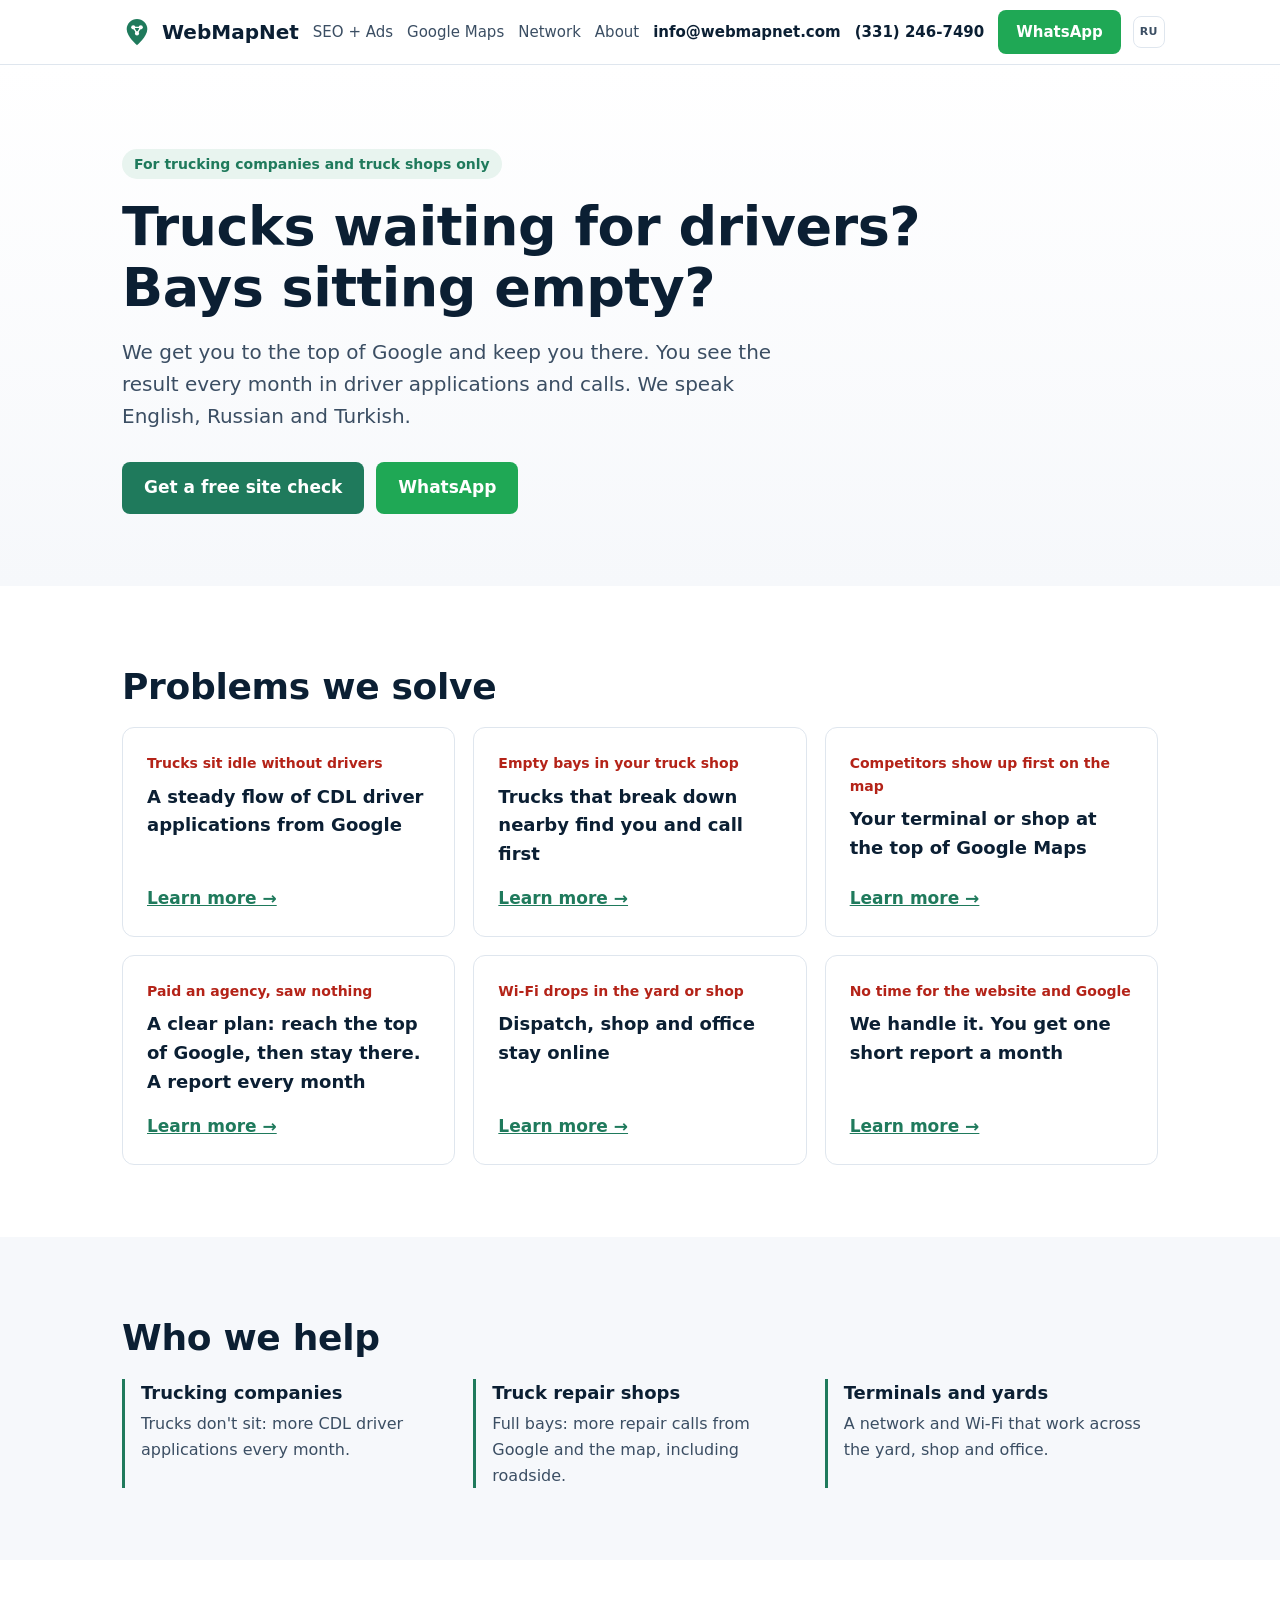
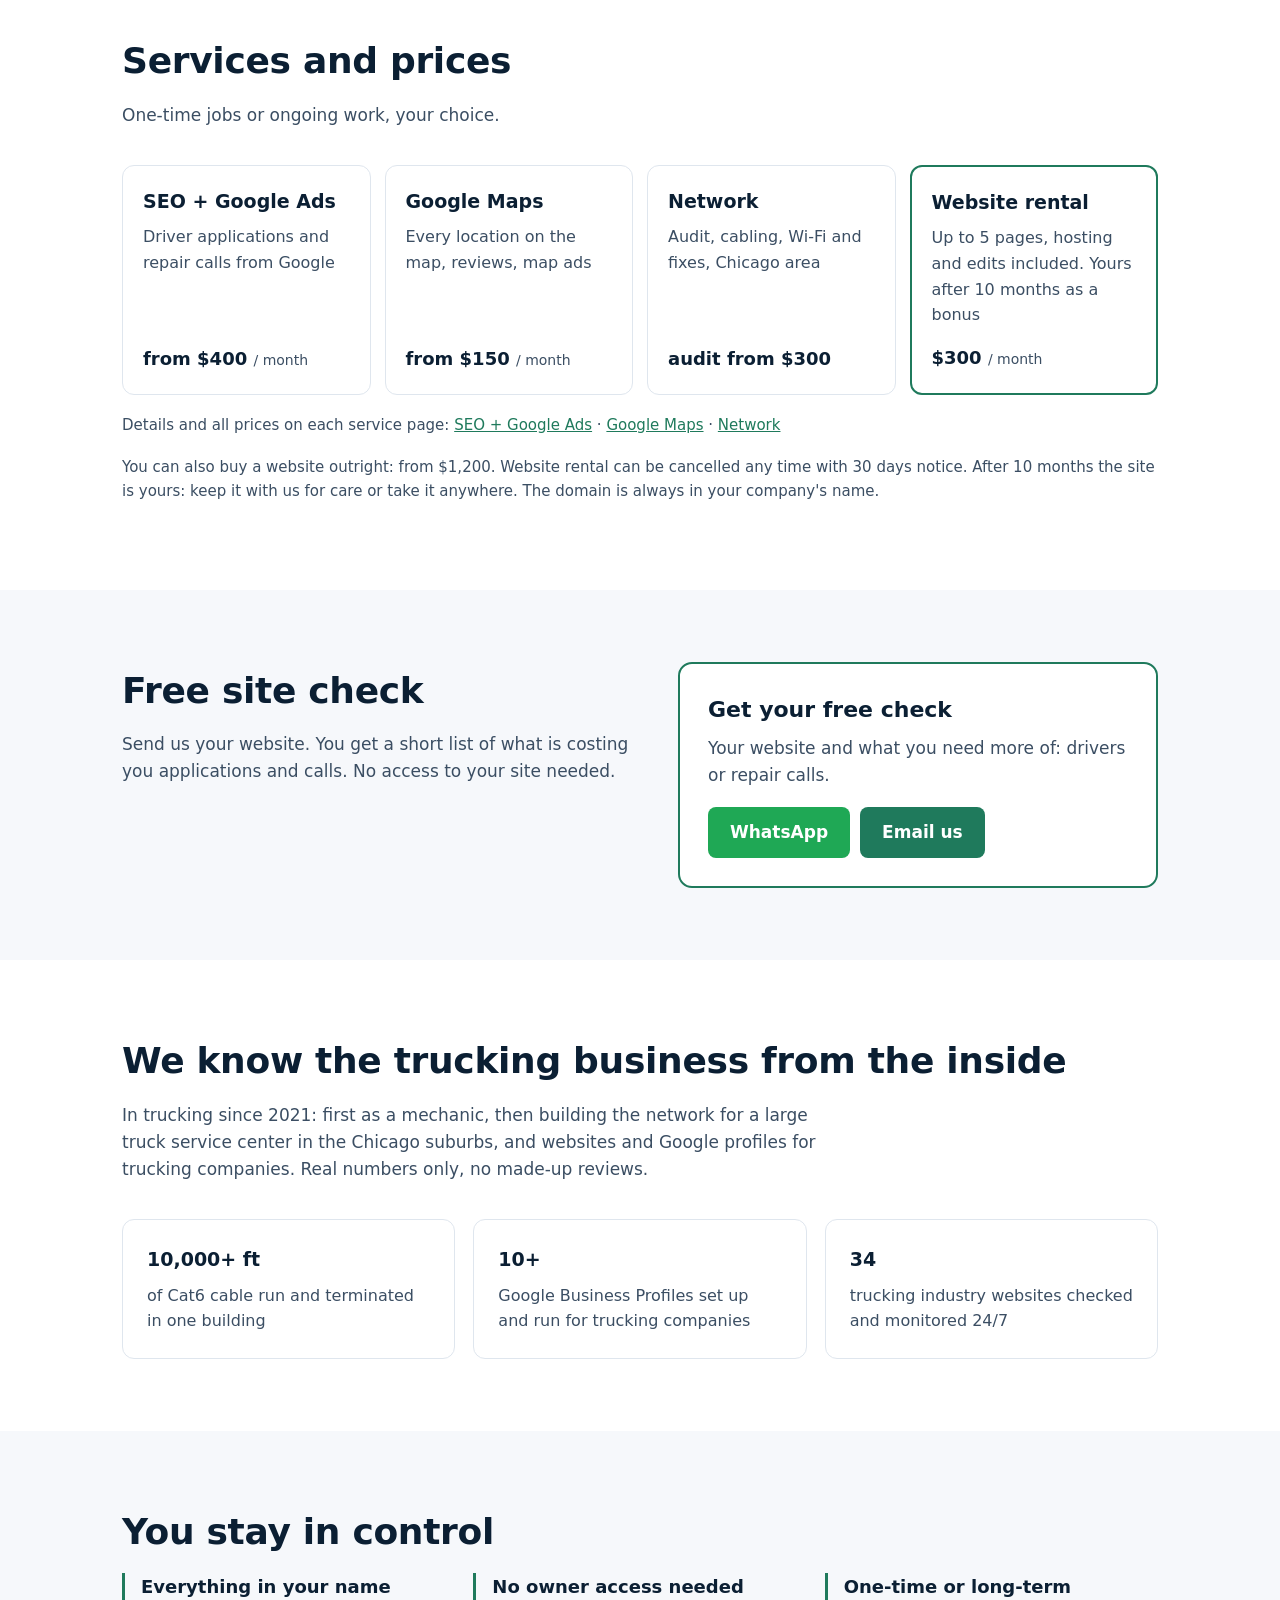
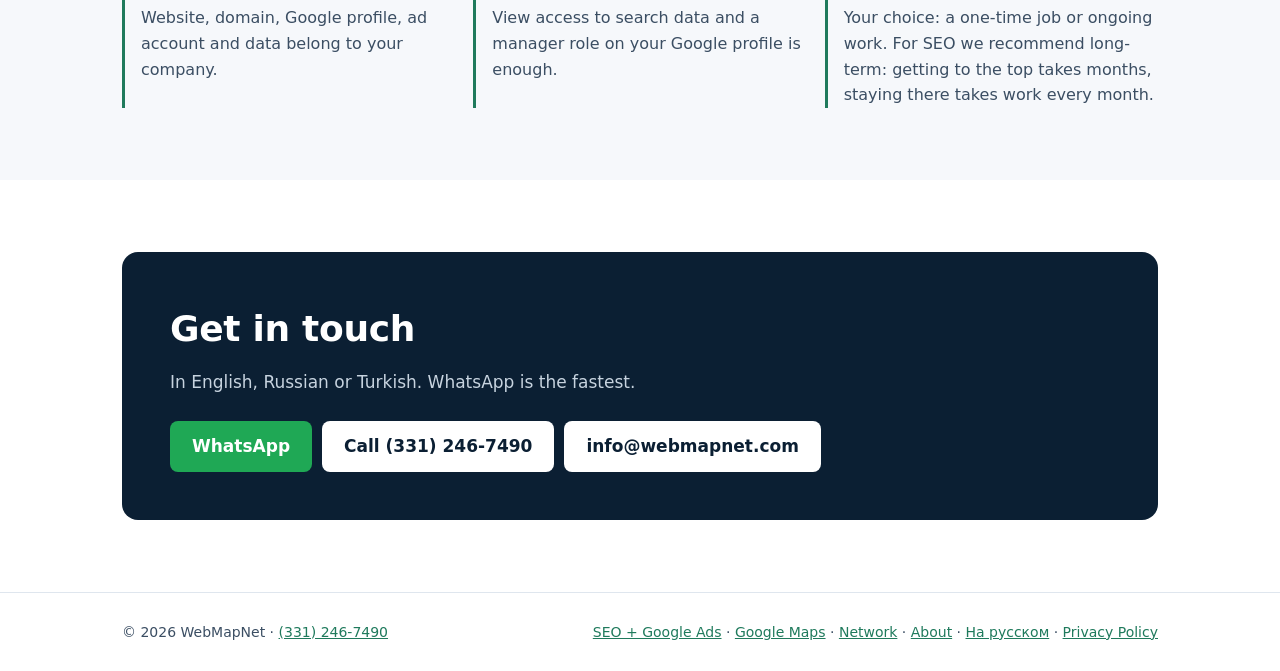
<file: index.html>
<!DOCTYPE html>
<html lang="en">
<head>
<script async src="https://www.googletagmanager.com/gtag/js?id=G-Y533SJLC1R"></script>
<script>
  window.dataLayer = window.dataLayer || [];
  function gtag(){dataLayer.push(arguments);}
  gtag('js', new Date());
  gtag('config', 'G-Y533SJLC1R');
</script>
<meta charset="utf-8">
<meta name="viewport" content="width=device-width, initial-scale=1">
<title>WebMapNet | More Drivers and Repair Calls for Trucking Companies</title>
<meta name="description" content="Trucks waiting for drivers? Empty bays? We help trucking companies and truck shops get more CDL driver applications and repair calls from Google. Free site check.">
<link rel="canonical" href="https://webmapnet.com/">
<link rel="alternate" hreflang="en" href="https://webmapnet.com/">
<link rel="alternate" hreflang="ru" href="https://webmapnet.com/ru/">
<link rel="alternate" hreflang="x-default" href="https://webmapnet.com/">
<link rel="icon" href="/favicon.svg" type="image/svg+xml">
<link rel="stylesheet" href="/styles.css">
<meta name="theme-color" content="#0b1f33">
<meta property="og:type" content="website">
<meta property="og:url" content="https://webmapnet.com/">
<meta property="og:title" content="WebMapNet | More Drivers and Repair Calls for Trucking Companies">
<meta property="og:description" content="Trucks waiting for drivers? Empty bays? We help trucking companies and truck shops get more CDL driver applications and repair calls from Google. Free site check.">
<meta name="twitter:card" content="summary">
<script type="application/ld+json">
{
  "@context": "https://schema.org",
  "@type": "ProfessionalService",
  "@id": "https://webmapnet.com/#org",
  "name": "WebMapNet",
  "url": "https://webmapnet.com/",
  "logo": "https://webmapnet.com/favicon.svg",
  "email": "info@webmapnet.com",
  "telephone": "+1-331-246-7490",
  "contactPoint": {
    "@type": "ContactPoint",
    "telephone": "+1-331-246-7490",
    "contactType": "sales",
    "availableLanguage": [
      "English",
      "Russian",
      "Turkish"
    ]
  },
  "description": "More CDL drivers and more repair calls for trucking companies and truck shops: Google, Google Maps, websites and networks.",
  "areaServed": [
    {
      "@type": "Country",
      "name": "United States"
    },
    {
      "@type": "AdministrativeArea",
      "name": "Chicago metropolitan area, Illinois"
    }
  ],
  "audience": {
    "@type": "BusinessAudience",
    "audienceType": "Trucking companies, motor carriers and truck repair shops"
  },
  "makesOffer": [
    {
      "@type": "Offer",
      "itemOffered": {
        "@type": "Service",
        "name": "SEO and Google Ads",
        "url": "https://webmapnet.com/seo-google-ads/"
      }
    },
    {
      "@type": "Offer",
      "itemOffered": {
        "@type": "Service",
        "name": "Google Maps",
        "url": "https://webmapnet.com/google-maps/"
      }
    },
    {
      "@type": "Offer",
      "itemOffered": {
        "@type": "Service",
        "name": "Network",
        "url": "https://webmapnet.com/network/"
      }
    },
    {
      "@type": "Offer",
      "itemOffered": {
        "@type": "Service",
        "name": "Website rental"
      },
      "priceSpecification": {
        "@type": "UnitPriceSpecification",
        "price": "300",
        "priceCurrency": "USD",
        "unitText": "MONTH"
      }
    },
    {
      "@type": "Offer",
      "itemOffered": {
        "@type": "Service",
        "name": "Free site check"
      },
      "price": "0",
      "priceCurrency": "USD"
    }
  ]
}
</script>
</head>
<body>
<header>
  <div class="wrap nav">
    <a class="brand" href="/" aria-label="WebMapNet home">
      <svg viewBox="0 0 32 32" aria-hidden="true"><path d="M16 2c-6.1 0-11 4.8-11 10.8C5 21 16 30 16 30s11-9 11-17.2C27 6.8 22.1 2 16 2z" fill="#1f7a5c"/><circle cx="12" cy="11" r="2.2" fill="#fff"/><circle cx="20" cy="11" r="2.2" fill="#fff"/><circle cx="16" cy="17.5" r="2.2" fill="#fff"/><path d="M12 11h8M12 11l4 6.5M20 11l-4 6.5" stroke="#fff" stroke-width="1.4"/></svg>
      WebMapNet
    </a>
    <nav>
      <a href="/seo-google-ads/">SEO + Ads</a>
      <a href="/google-maps/">Google Maps</a>
      <a href="/network/">Network</a>
      <a href="/about/">About</a>
      <a class="phone email" href="mailto:info@webmapnet.com?subject=Trucking%20marketing">info@webmapnet.com</a>
      <a class="phone tel" href="tel:+13312467490">(331) 246-7490</a>
      <a class="btn wa" href="https://wa.me/13312467490?text=Hi%20WebMapNet%2C%20" target="_blank" rel="noopener">WhatsApp</a>
      <a class="lang" href="/ru/" hreflang="ru" lang="ru" title="Русский" aria-label="Русская версия">RU</a>
    </nav>
  </div>
</header>

<main>
<section class="hero">
  <div class="wrap">
    <span class="eyebrow">For trucking companies and truck shops only</span>
    <h1>Trucks waiting for drivers? Bays sitting empty?</h1>
    <p>We get you to the top of Google and keep you there. You see the result every month in driver applications and calls. We speak English, Russian and Turkish.</p>
    <div class="ctas btns">
      <a class="btn" href="#check">Get a free site check</a>
      <a class="btn wa" href="https://wa.me/13312467490?text=Hi%20WebMapNet%2C%20" target="_blank" rel="noopener">WhatsApp</a>
    </div>
  </div>
</section>

<section id="problems">
  <div class="wrap">
    <h2>Problems we solve</h2>
    <div class="grid">
      <div class="card prob dircard"><p class="pq">Trucks sit idle without drivers</p><h3>A steady flow of CDL driver applications from Google</h3><a class="more" href="/seo-google-ads/">Learn more &rarr;</a></div>
      <div class="card prob dircard"><p class="pq">Empty bays in your truck shop</p><h3>Trucks that break down nearby find you and call first</h3><a class="more" href="/google-maps/">Learn more &rarr;</a></div>
      <div class="card prob dircard"><p class="pq">Competitors show up first on the map</p><h3>Your terminal or shop at the top of Google Maps</h3><a class="more" href="/google-maps/">Learn more &rarr;</a></div>
      <div class="card prob dircard"><p class="pq">Paid an agency, saw nothing</p><h3>A clear plan: reach the top of Google, then stay there. A report every month</h3><a class="more" href="/seo-google-ads/">Learn more &rarr;</a></div>
      <div class="card prob dircard"><p class="pq">Wi-Fi drops in the yard or shop</p><h3>Dispatch, shop and office stay online</h3><a class="more" href="/network/">Learn more &rarr;</a></div>
      <div class="card prob dircard"><p class="pq">No time for the website and Google</p><h3>We handle it. You get one short report a month</h3><a class="more" href="/seo-google-ads/">Learn more &rarr;</a></div>
    </div>
  </div>
</section>

<section class="alt" id="who">
  <div class="wrap">
    <h2>Who we help</h2>
    <div class="promise">
      <div><h3>Trucking companies</h3><p>Trucks don't sit: more CDL driver applications every month.</p></div>
      <div><h3>Truck repair shops</h3><p>Full bays: more repair calls from Google and the map, including roadside.</p></div>
      <div><h3>Terminals and yards</h3><p>A network and Wi-Fi that work across the yard, shop and office.</p></div>
    </div>
  </div>
</section>

<section id="pricing">
  <div class="wrap">
    <h2>Services and prices</h2>
    <p class="lead">One-time jobs or ongoing work, your choice.</p>
    <div class="grid tight">
      <div class="card"><h3>SEO + Google Ads</h3><p>Driver applications and repair calls from Google</p><div class="price">from $400 <small>/ month</small></div></div>
      <div class="card"><h3>Google Maps</h3><p>Every location on the map, reviews, map ads</p><div class="price">from $150 <small>/ month</small></div></div>
      <div class="card"><h3>Network</h3><p>Audit, cabling, Wi-Fi and fixes, Chicago area</p><div class="price">audit from $300</div></div>
      <div class="card featured"><h3>Website rental</h3><p>Up to 5 pages, hosting and edits included. Yours after 10 months as a bonus</p><div class="price">$300 <small>/ month</small></div></div>
    </div>
    <p class="note">Details and all prices on each service page: <a href="/seo-google-ads/">SEO + Google Ads</a> &middot; <a href="/google-maps/">Google Maps</a> &middot; <a href="/network/">Network</a></p>
    <p class="note">You can also buy a website outright: from $1,200. Website rental can be cancelled any time with 30 days notice. After 10 months the site is yours: keep it with us for care or take it anywhere. The domain is always in your company's name.</p>
  </div>
</section>

<section class="alt" id="check">
  <div class="wrap check">
    <div>
      <h2>Free site check</h2>
      <p class="lead">Send us your website. You get a short list of what is costing you applications and calls. No access to your site needed.</p>
    </div>
    <div class="box">
      <h3>Get your free check</h3>
      <p>Your website and what you need more of: drivers or repair calls.</p>
      <div class="btns">
        <a class="btn wa" href="https://wa.me/13312467490?text=Hi%20WebMapNet%2C%20I%27d%20like%20a%20free%20site%20check.%20Website%3A%20" target="_blank" rel="noopener">WhatsApp</a>
        <a class="btn" href="mailto:info@webmapnet.com?subject=Free%20site%20check&amp;body=Website%3A%20%0AWhat%20we%20want%20more%20of%3A%20">Email us</a>
      </div>
    </div>
  </div>
</section>

<section id="about">
  <div class="wrap">
    <h2>We know the trucking business from the inside</h2>
    <p class="lead">In trucking since 2021: first as a mechanic, then building the network for a large truck service center in the Chicago suburbs, and websites and Google profiles for trucking companies. Real numbers only, no made-up reviews.</p>
    <div class="grid">
      <div class="card"><h3>10,000+ ft</h3><p>of Cat6 cable run and terminated in one building</p></div>
      <div class="card"><h3>10+</h3><p>Google Business Profiles set up and run for trucking companies</p></div>
      <div class="card"><h3>34</h3><p>trucking industry websites checked and monitored 24/7</p></div>
    </div>
  </div>
</section>

<section class="alt">
  <div class="wrap">
    <h2>You stay in control</h2>
    <div class="promise">
      <div><h3>Everything in your name</h3><p>Website, domain, Google profile, ad account and data belong to your company.</p></div>
      <div><h3>No owner access needed</h3><p>View access to search data and a manager role on your Google profile is enough.</p></div>
      <div><h3>One-time or long-term</h3><p>Your choice: a one-time job or ongoing work. For SEO we recommend long-term: getting to the top takes months, staying there takes work every month.</p></div>
    </div>
  </div>
</section>

<section id="contact">
  <div class="wrap">
    <div class="contact">
      <div>
        <h2>Get in touch</h2>
        <p>In English, Russian or Turkish. WhatsApp is the fastest.</p>
      </div>
      <div class="btns">
        <a class="btn wa" href="https://wa.me/13312467490?text=Hi%20WebMapNet%2C%20" target="_blank" rel="noopener">WhatsApp</a>
        <a class="btn" href="tel:+13312467490">Call (331) 246-7490</a>
        <a class="btn" href="mailto:info@webmapnet.com?subject=Trucking%20marketing">info@webmapnet.com</a>
      </div>
    </div>
  </div>
</section>
</main>
<div class="mbar"><a class="btn call" href="tel:+13312467490">Call</a><a class="btn wa" href="https://wa.me/13312467490?text=Hi%20WebMapNet%2C%20" target="_blank" rel="noopener">WhatsApp</a><a class="btn ghost" href="mailto:info@webmapnet.com?subject=Trucking%20marketing">Email</a></div>

<footer>
  <div class="wrap">
    <span>&copy; 2026 WebMapNet &middot; <a href="tel:+13312467490">(331) 246-7490</a></span>
    <span><a href="/seo-google-ads/">SEO + Google Ads</a> &middot; <a href="/google-maps/">Google Maps</a> &middot; <a href="/network/">Network</a> &middot; <a href="/about/">About</a> &middot; <a href="/ru/" hreflang="ru">На русском</a> &middot; <a href="/privacy">Privacy Policy</a></span>
  </div>
</footer>
<script src="/site.js" defer></script>
</body>
</html>
</file>
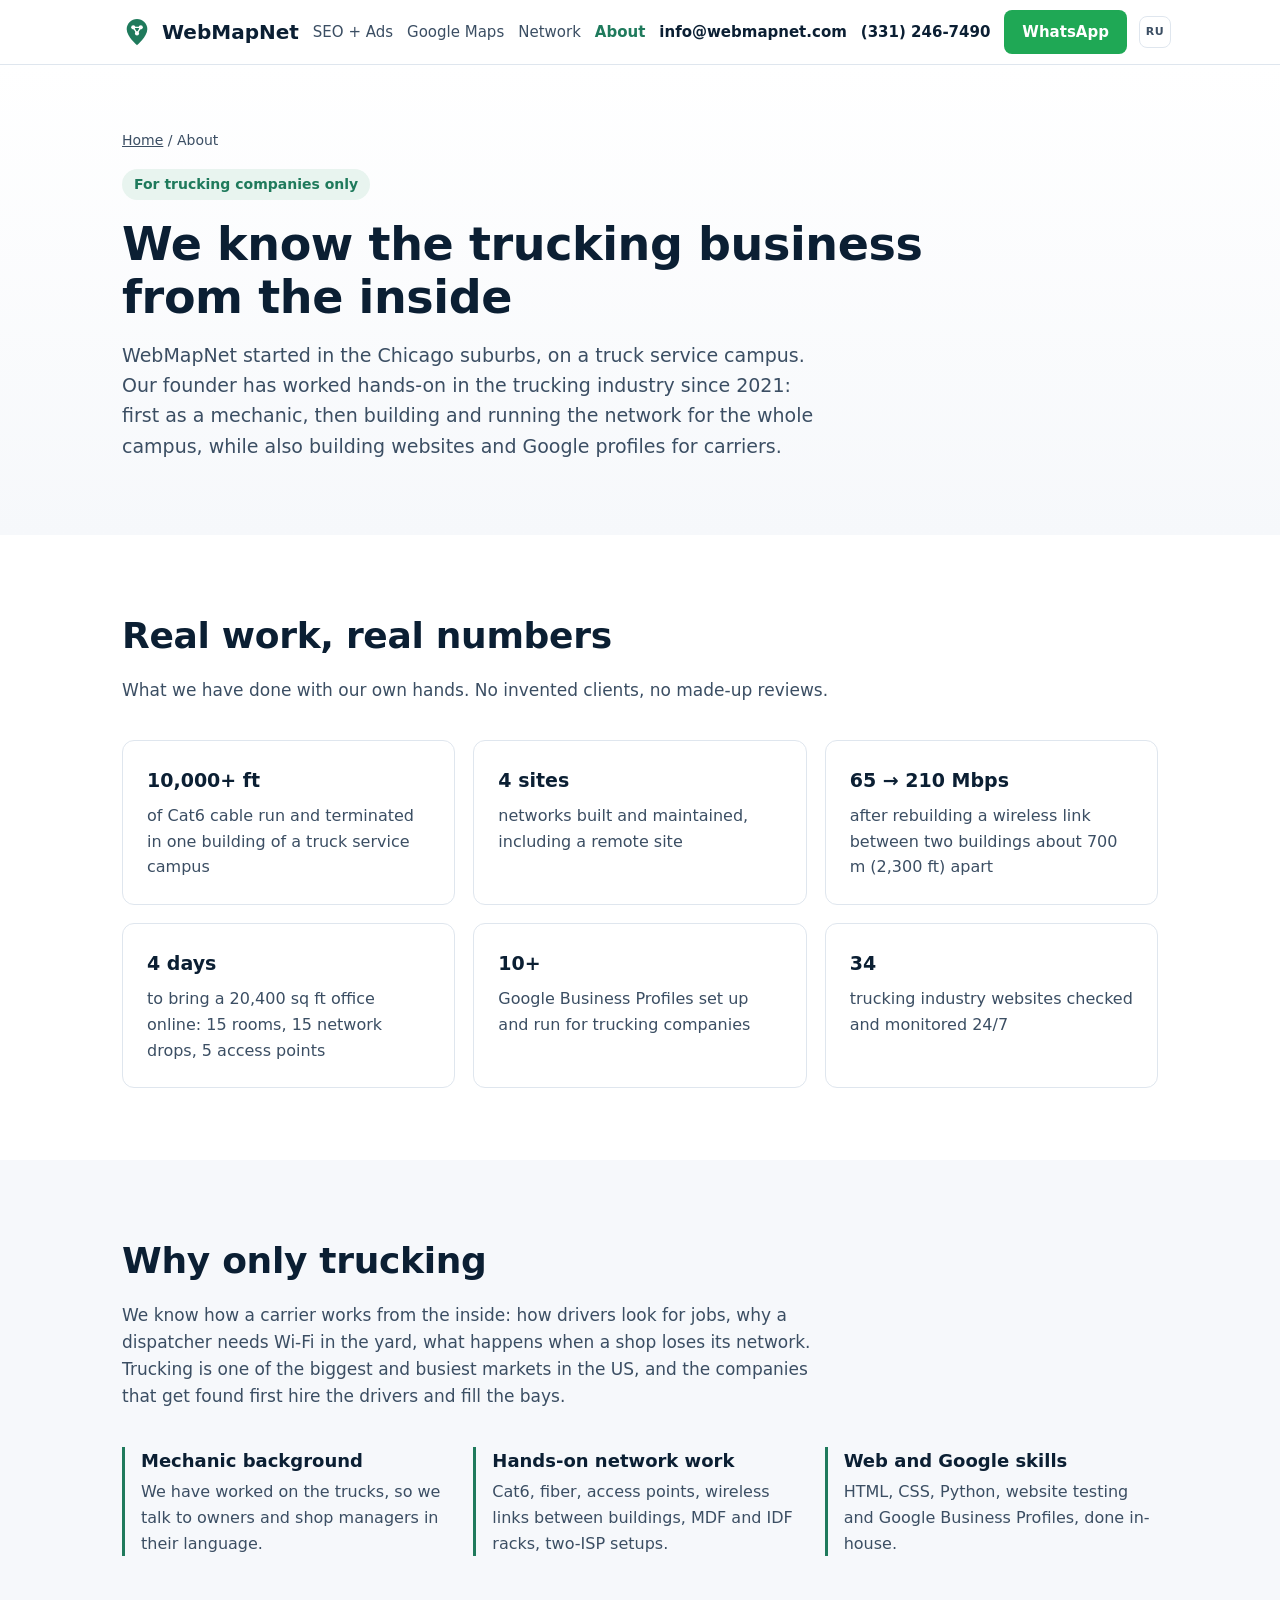
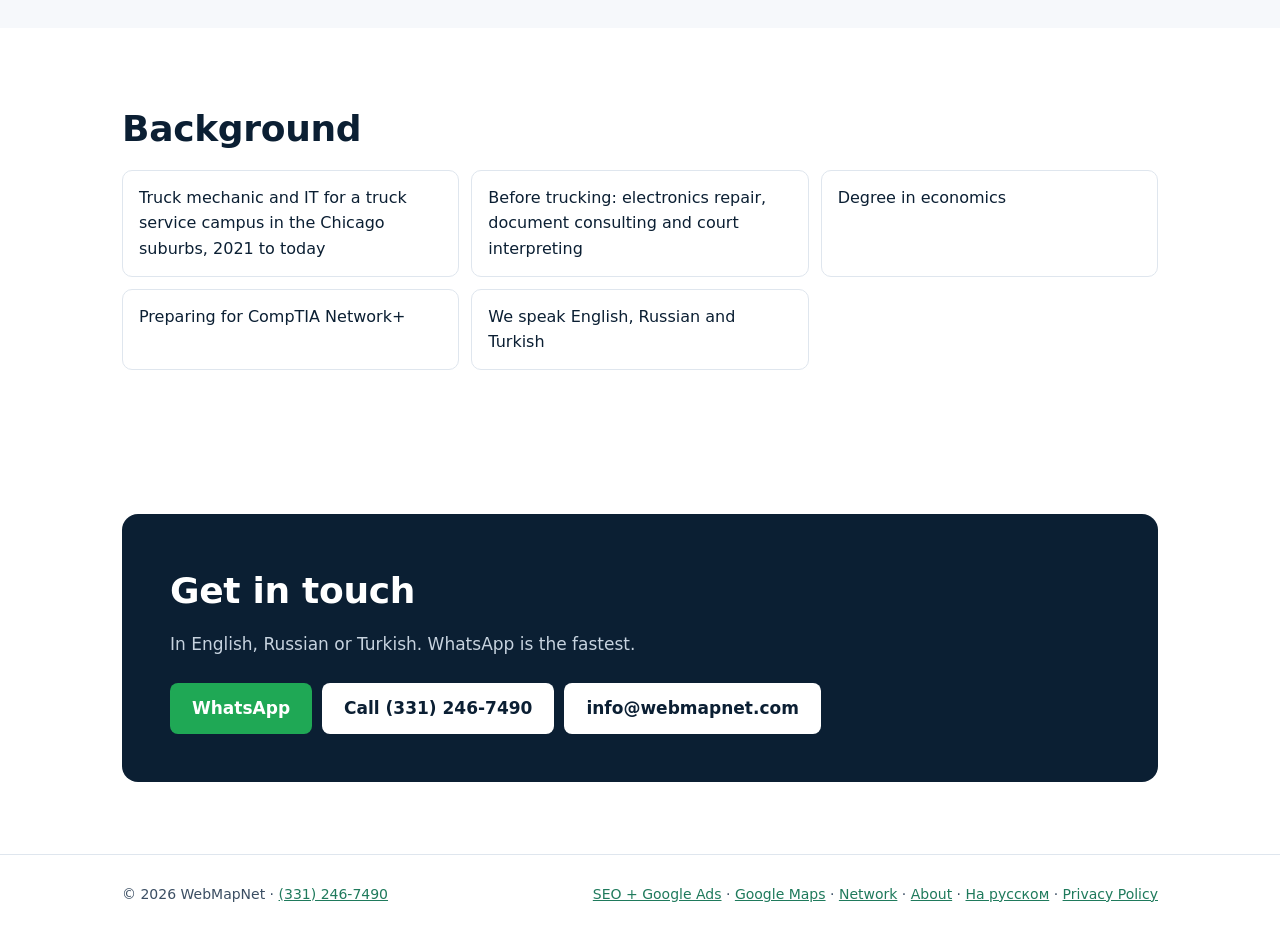
<file: about/index.html>
<!DOCTYPE html>
<html lang="en">
<head>
<script async src="https://www.googletagmanager.com/gtag/js?id=G-Y533SJLC1R"></script>
<script>
  window.dataLayer = window.dataLayer || [];
  function gtag(){dataLayer.push(arguments);}
  gtag('js', new Date());
  gtag('config', 'G-Y533SJLC1R');
</script>
<meta charset="utf-8">
<meta name="viewport" content="width=device-width, initial-scale=1">
<title>About WebMapNet | Marketing and Networks Built Inside Trucking</title>
<meta name="description" content="WebMapNet is run by people who work inside the trucking industry: truck mechanic, network builder for a truck service campus, websites and Google profiles for carriers. English, Russian, Turkish.">
<link rel="canonical" href="https://webmapnet.com/about/">
<link rel="alternate" hreflang="en" href="https://webmapnet.com/about/">
<link rel="alternate" hreflang="ru" href="https://webmapnet.com/ru/about/">
<link rel="alternate" hreflang="x-default" href="https://webmapnet.com/about/">
<link rel="icon" href="/favicon.svg" type="image/svg+xml">
<link rel="stylesheet" href="/styles.css">
<meta name="theme-color" content="#0b1f33">
<meta property="og:type" content="website">
<meta property="og:url" content="https://webmapnet.com/about/">
<meta property="og:title" content="About WebMapNet | Marketing and Networks Built Inside Trucking">
<meta property="og:description" content="WebMapNet is run by people who work inside the trucking industry: truck mechanic, network builder for a truck service campus, websites and Google profiles for carriers. English, Russian, Turkish.">
<meta name="twitter:card" content="summary">
<script type="application/ld+json">
{
  "@context": "https://schema.org",
  "@graph": [
    {
      "@type": "AboutPage",
      "url": "https://webmapnet.com/about/",
      "name": "About WebMapNet",
      "about": {
        "@id": "https://webmapnet.com/#org"
      }
    },
    {
      "@type": "ProfessionalService",
      "@id": "https://webmapnet.com/#org",
      "name": "WebMapNet",
      "url": "https://webmapnet.com/",
      "knowsLanguage": [
        "en",
        "ru",
        "tr"
      ],
      "areaServed": [
        {
          "@type": "Country",
          "name": "United States"
        },
        {
          "@type": "AdministrativeArea",
          "name": "Chicago metropolitan area, Illinois"
        }
      ]
    },
    {
      "@type": "BreadcrumbList",
      "itemListElement": [
        {
          "@type": "ListItem",
          "position": 1,
          "name": "Home",
          "item": "https://webmapnet.com/"
        },
        {
          "@type": "ListItem",
          "position": 2,
          "name": "About",
          "item": "https://webmapnet.com/about/"
        }
      ]
    }
  ]
}
</script>
</head>
<body>
<header>
  <div class="wrap nav">
    <a class="brand" href="/" aria-label="WebMapNet home">
      <svg viewBox="0 0 32 32" aria-hidden="true"><path d="M16 2c-6.1 0-11 4.8-11 10.8C5 21 16 30 16 30s11-9 11-17.2C27 6.8 22.1 2 16 2z" fill="#1f7a5c"/><circle cx="12" cy="11" r="2.2" fill="#fff"/><circle cx="20" cy="11" r="2.2" fill="#fff"/><circle cx="16" cy="17.5" r="2.2" fill="#fff"/><path d="M12 11h8M12 11l4 6.5M20 11l-4 6.5" stroke="#fff" stroke-width="1.4"/></svg>
      WebMapNet
    </a>
    <nav>
      <a href="/seo-google-ads/">SEO + Ads</a>
      <a href="/google-maps/">Google Maps</a>
      <a href="/network/">Network</a>
      <a href="/about/" class="on" aria-current="page">About</a>
      <a class="phone email" href="mailto:info@webmapnet.com?subject=Trucking%20marketing">info@webmapnet.com</a>
      <a class="phone tel" href="tel:+13312467490">(331) 246-7490</a>
      <a class="btn wa" href="https://wa.me/13312467490?text=Hi%20WebMapNet%2C%20" target="_blank" rel="noopener">WhatsApp</a>
      <a class="lang" href="/ru/about/" hreflang="ru" lang="ru" title="Русский" aria-label="Русская версия">RU</a>
    </nav>
  </div>
</header>

<main>
<section class="phero">
  <div class="wrap">
    <div class="crumbs"><a href="/">Home</a> / About</div>
    <span class="eyebrow">For trucking companies only</span>
    <h1>We know the trucking business from the inside</h1>
    <p>WebMapNet started in the Chicago suburbs, on a truck service campus. Our founder has worked hands-on in the trucking industry since 2021: first as a mechanic, then building and running the network for the whole campus, while also building websites and Google profiles for carriers.</p>
  </div>
</section>

<section>
  <div class="wrap">
    <h2>Real work, real numbers</h2>
    <p class="lead">What we have done with our own hands. No invented clients, no made-up reviews.</p>
    <div class="grid">
      <div class="card"><h3>10,000+ ft</h3><p>of Cat6 cable run and terminated in one building of a truck service campus</p></div>
      <div class="card"><h3>4 sites</h3><p>networks built and maintained, including a remote site</p></div>
      <div class="card"><h3>65 &rarr; 210 Mbps</h3><p>after rebuilding a wireless link between two buildings about 700 m (2,300 ft) apart</p></div>
      <div class="card"><h3>4 days</h3><p>to bring a 20,400 sq ft office online: 15 rooms, 15 network drops, 5 access points</p></div>
      <div class="card"><h3>10+</h3><p>Google Business Profiles set up and run for trucking companies</p></div>
      <div class="card"><h3>34</h3><p>trucking industry websites checked and monitored 24/7</p></div>
    </div>
  </div>
</section>

<section class="alt">
  <div class="wrap">
    <h2>Why only trucking</h2>
    <p class="lead">We know how a carrier works from the inside: how drivers look for jobs, why a dispatcher needs Wi-Fi in the yard, what happens when a shop loses its network. Trucking is one of the biggest and busiest markets in the US, and the companies that get found first hire the drivers and fill the bays.</p>
    <div class="promise">
      <div><h3>Mechanic background</h3><p>We have worked on the trucks, so we talk to owners and shop managers in their language.</p></div>
      <div><h3>Hands-on network work</h3><p>Cat6, fiber, access points, wireless links between buildings, MDF and IDF racks, two-ISP setups.</p></div>
      <div><h3>Web and Google skills</h3><p>HTML, CSS, Python, website testing and Google Business Profiles, done in-house.</p></div>
    </div>
  </div>
</section>

<section>
  <div class="wrap">
    <h2>Background</h2>
    <ul class="finds plain">
      <li>Truck mechanic and IT for a truck service campus in the Chicago suburbs, 2021 to today</li>
      <li>Before trucking: electronics repair, document consulting and court interpreting</li>
      <li>Degree in economics</li>
      <li>Preparing for CompTIA Network+</li>
      <li>We speak English, Russian and Turkish</li>
    </ul>
  </div>
</section>

<section id="contact">
  <div class="wrap">
    <div class="contact">
      <div>
        <h2>Get in touch</h2>
        <p>In English, Russian or Turkish. WhatsApp is the fastest.</p>
      </div>
      <div class="btns">
        <a class="btn wa" href="https://wa.me/13312467490?text=Hi%20WebMapNet%2C%20" target="_blank" rel="noopener">WhatsApp</a>
        <a class="btn" href="tel:+13312467490">Call (331) 246-7490</a>
        <a class="btn" href="mailto:info@webmapnet.com?subject=Trucking%20marketing">info@webmapnet.com</a>
      </div>
    </div>
  </div>
</section>
</main>
<div class="mbar"><a class="btn call" href="tel:+13312467490">Call</a><a class="btn wa" href="https://wa.me/13312467490?text=Hi%20WebMapNet%2C%20" target="_blank" rel="noopener">WhatsApp</a><a class="btn ghost" href="mailto:info@webmapnet.com?subject=Trucking%20marketing">Email</a></div>

<footer>
  <div class="wrap">
    <span>&copy; 2026 WebMapNet &middot; <a href="tel:+13312467490">(331) 246-7490</a></span>
    <span><a href="/seo-google-ads/">SEO + Google Ads</a> &middot; <a href="/google-maps/">Google Maps</a> &middot; <a href="/network/">Network</a> &middot; <a href="/about/">About</a> &middot; <a href="/ru/" hreflang="ru">На русском</a> &middot; <a href="/privacy">Privacy Policy</a></span>
  </div>
</footer>
<script src="/site.js" defer></script>
</body>
</html>
</file>
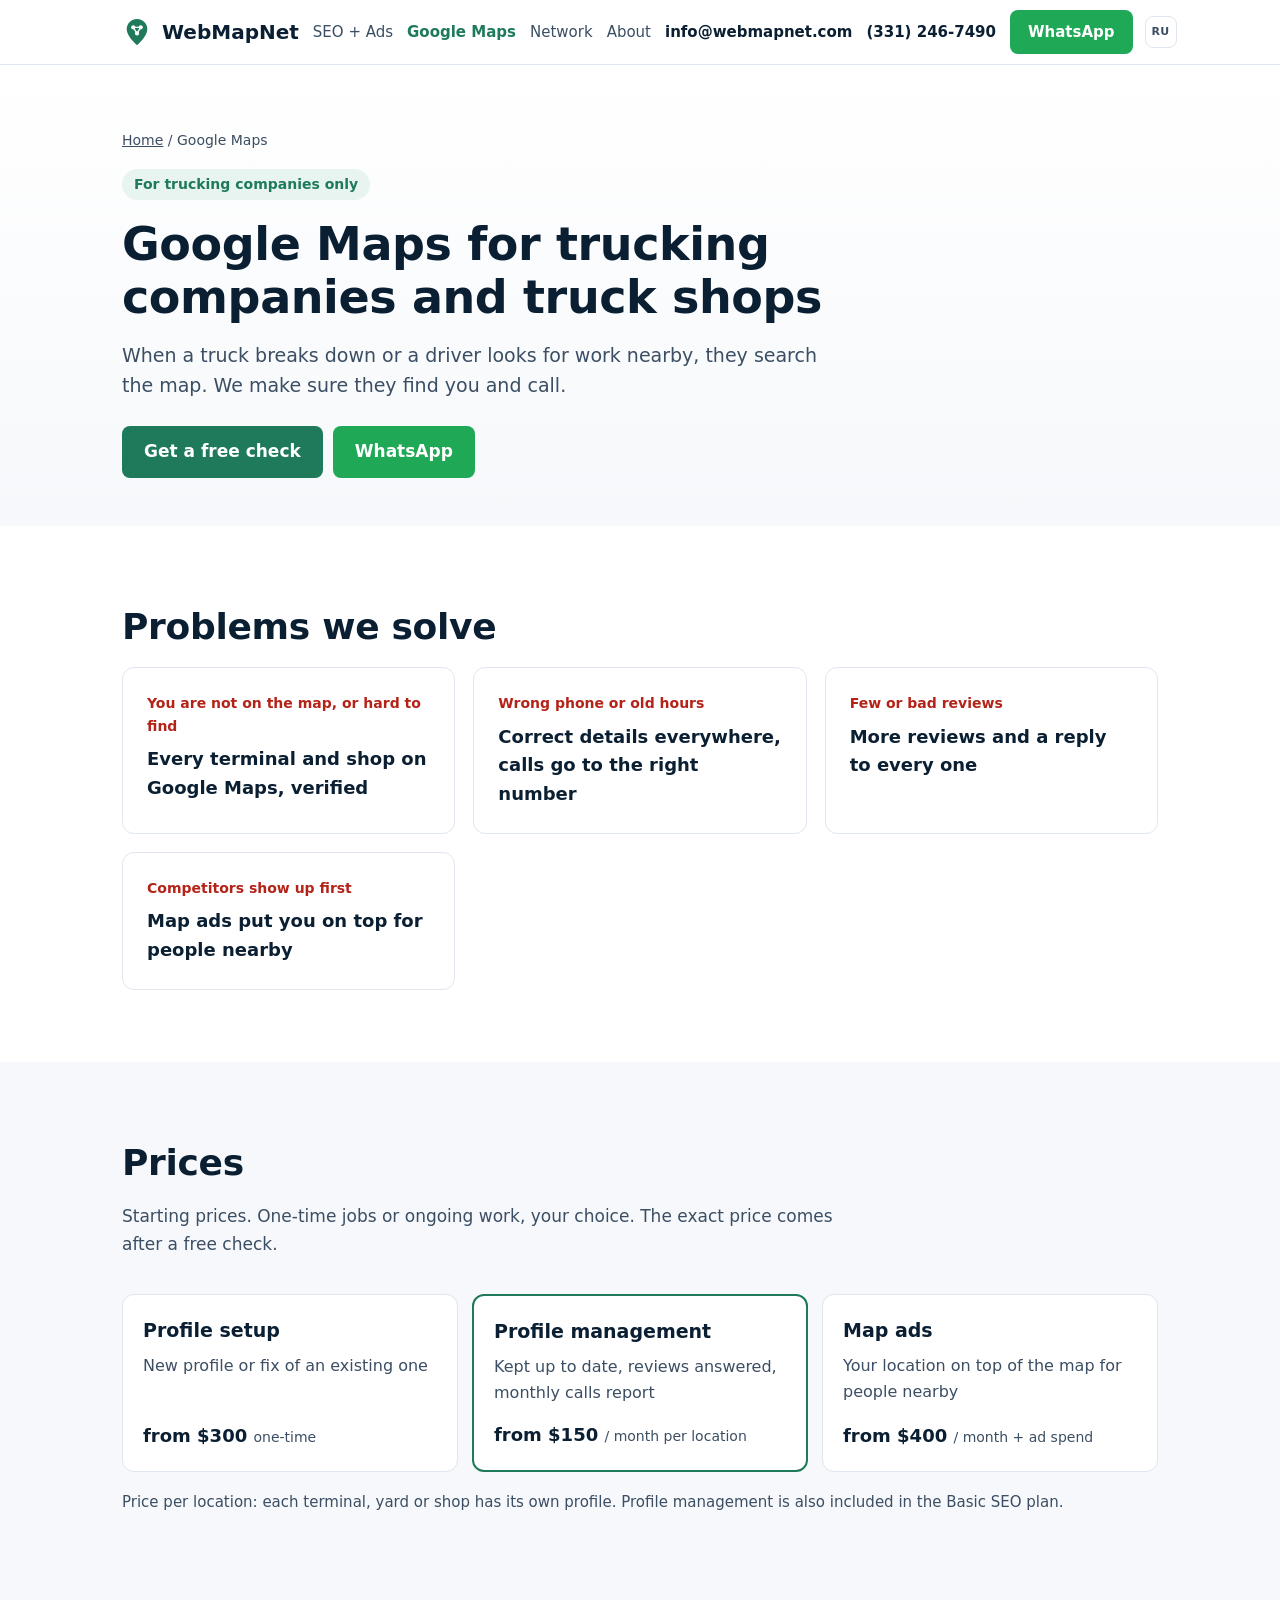
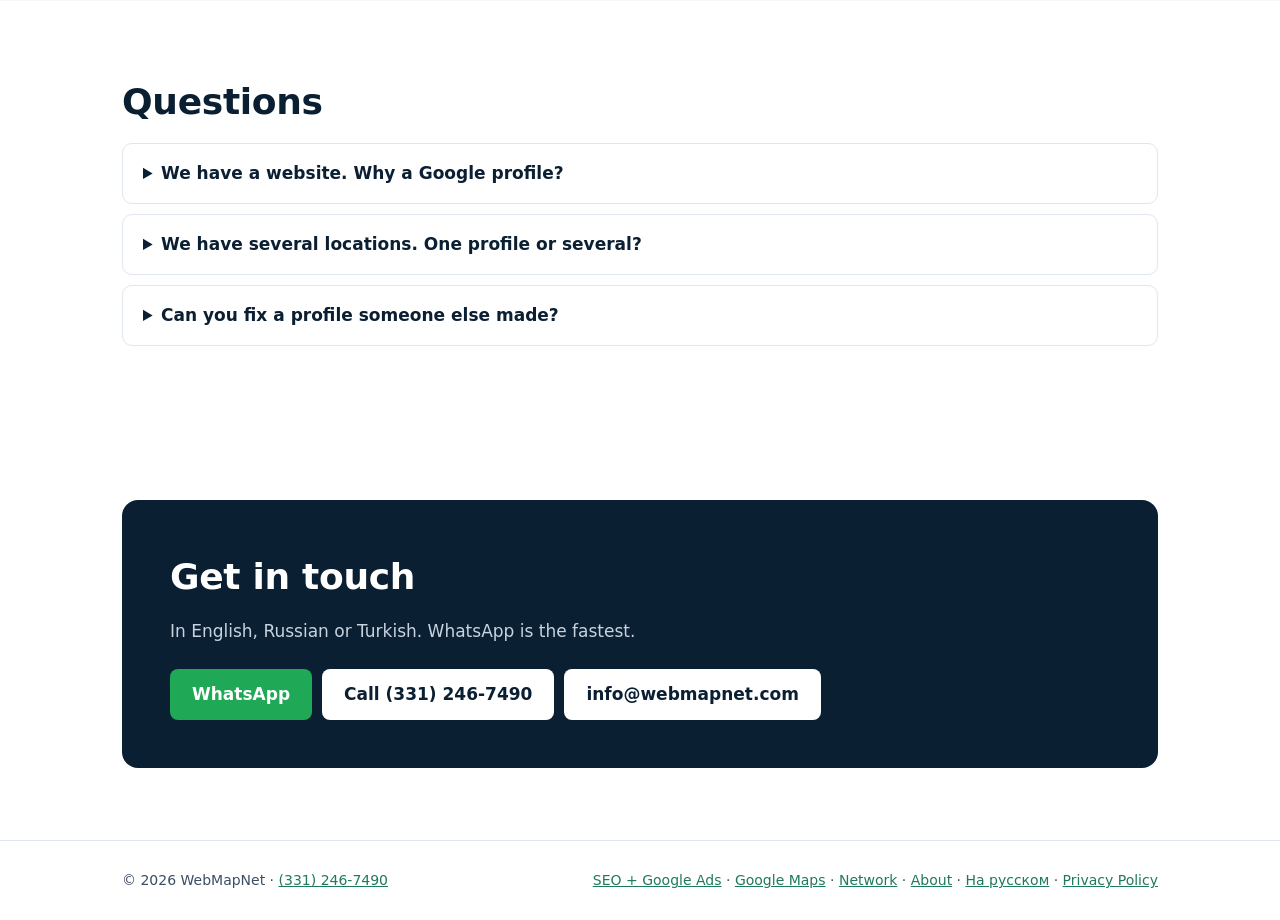
<file: google-maps/index.html>
<!DOCTYPE html>
<html lang="en">
<head>
<script async src="https://www.googletagmanager.com/gtag/js?id=G-Y533SJLC1R"></script>
<script>
  window.dataLayer = window.dataLayer || [];
  function gtag(){dataLayer.push(arguments);}
  gtag('js', new Date());
  gtag('config', 'G-Y533SJLC1R');
</script>
<meta charset="utf-8">
<meta name="viewport" content="width=device-width, initial-scale=1">
<title>Google Maps for Trucking Companies &amp; Truck Shops | WebMapNet</title>
<meta name="description" content="Get your terminal or truck repair shop found first on Google Maps: correct profile, reviews and map ads. From $150 a month per location.">
<link rel="canonical" href="https://webmapnet.com/google-maps/">
<link rel="alternate" hreflang="en" href="https://webmapnet.com/google-maps/">
<link rel="alternate" hreflang="ru" href="https://webmapnet.com/ru/google-maps/">
<link rel="alternate" hreflang="x-default" href="https://webmapnet.com/google-maps/">
<link rel="icon" href="/favicon.svg" type="image/svg+xml">
<link rel="stylesheet" href="/styles.css">
<meta name="theme-color" content="#0b1f33">
<meta property="og:type" content="website">
<meta property="og:url" content="https://webmapnet.com/google-maps/">
<meta property="og:title" content="Google Maps for Trucking Companies &amp; Truck Shops | WebMapNet">
<meta property="og:description" content="Get your terminal or truck repair shop found first on Google Maps: correct profile, reviews and map ads. From $150 a month per location.">
<meta name="twitter:card" content="summary">
<script type="application/ld+json">
{
  "@context": "https://schema.org",
  "@graph": [
    {
      "@type": "Service",
      "name": "Google Maps for trucking companies and truck shops",
      "serviceType": "Google Business Profile management",
      "provider": {
        "@type": "ProfessionalService",
        "@id": "https://webmapnet.com/#org",
        "name": "WebMapNet",
        "url": "https://webmapnet.com/"
      },
      "areaServed": "US",
      "audience": {
        "@type": "BusinessAudience",
        "audienceType": "Trucking companies, motor carriers and truck repair shops"
      },
      "url": "https://webmapnet.com/google-maps/",
      "hasOfferCatalog": {
        "@type": "OfferCatalog",
        "name": "Google Maps",
        "itemListElement": [
          {
            "@type": "Offer",
            "itemOffered": {
              "@type": "Service",
              "name": "Google Business Profile setup"
            },
            "priceSpecification": {
              "@type": "PriceSpecification",
              "minPrice": "300",
              "priceCurrency": "USD"
            }
          },
          {
            "@type": "Offer",
            "itemOffered": {
              "@type": "Service",
              "name": "Google Business Profile management"
            },
            "priceSpecification": {
              "@type": "UnitPriceSpecification",
              "minPrice": "150",
              "priceCurrency": "USD",
              "unitText": "MONTH"
            }
          },
          {
            "@type": "Offer",
            "itemOffered": {
              "@type": "Service",
              "name": "Google Maps ads"
            },
            "priceSpecification": {
              "@type": "UnitPriceSpecification",
              "minPrice": "400",
              "priceCurrency": "USD",
              "unitText": "MONTH"
            }
          }
        ]
      }
    },
    {
      "@type": "BreadcrumbList",
      "itemListElement": [
        {
          "@type": "ListItem",
          "position": 1,
          "name": "Home",
          "item": "https://webmapnet.com/"
        },
        {
          "@type": "ListItem",
          "position": 2,
          "name": "Google Maps",
          "item": "https://webmapnet.com/google-maps/"
        }
      ]
    },
    {
      "@type": "FAQPage",
      "mainEntity": [
        {
          "@type": "Question",
          "name": "We have a website. Why a Google profile?",
          "acceptedAnswer": {
            "@type": "Answer",
            "text": "Many drivers and customers never open the website. They see the profile on the map and call."
          }
        },
        {
          "@type": "Question",
          "name": "We have several locations. One profile or several?",
          "acceptedAnswer": {
            "@type": "Answer",
            "text": "One for each real location with its own address and phone."
          }
        },
        {
          "@type": "Question",
          "name": "Can you fix a profile someone else made?",
          "acceptedAnswer": {
            "@type": "Answer",
            "text": "Yes. You give us a manager role, the owner role stays with your company."
          }
        }
      ]
    }
  ]
}
</script>
</head>
<body>
<header>
  <div class="wrap nav">
    <a class="brand" href="/" aria-label="WebMapNet home">
      <svg viewBox="0 0 32 32" aria-hidden="true"><path d="M16 2c-6.1 0-11 4.8-11 10.8C5 21 16 30 16 30s11-9 11-17.2C27 6.8 22.1 2 16 2z" fill="#1f7a5c"/><circle cx="12" cy="11" r="2.2" fill="#fff"/><circle cx="20" cy="11" r="2.2" fill="#fff"/><circle cx="16" cy="17.5" r="2.2" fill="#fff"/><path d="M12 11h8M12 11l4 6.5M20 11l-4 6.5" stroke="#fff" stroke-width="1.4"/></svg>
      WebMapNet
    </a>
    <nav>
      <a href="/seo-google-ads/">SEO + Ads</a>
      <a href="/google-maps/" class="on" aria-current="page">Google Maps</a>
      <a href="/network/">Network</a>
      <a href="/about/">About</a>
      <a class="phone email" href="mailto:info@webmapnet.com?subject=Trucking%20marketing">info@webmapnet.com</a>
      <a class="phone tel" href="tel:+13312467490">(331) 246-7490</a>
      <a class="btn wa" href="https://wa.me/13312467490?text=Hi%20WebMapNet%2C%20" target="_blank" rel="noopener">WhatsApp</a>
      <a class="lang" href="/ru/google-maps/" hreflang="ru" lang="ru" title="Русский" aria-label="Русская версия">RU</a>
    </nav>
  </div>
</header>

<main>
<section class="phero">
  <div class="wrap">
    <div class="crumbs"><a href="/">Home</a> / Google Maps</div>
    <span class="eyebrow">For trucking companies only</span>
    <h1>Google Maps for trucking companies and truck shops</h1>
    <p>When a truck breaks down or a driver looks for work nearby, they search the map. We make sure they find you and call.</p>
    <div class="ctas btns">
      <a class="btn" href="/#check">Get a free check</a>
      <a class="btn wa" href="https://wa.me/13312467490?text=Hi%20WebMapNet%2C%20" target="_blank" rel="noopener">WhatsApp</a>
    </div>
  </div>
</section>

<section>
  <div class="wrap">
    <h2>Problems we solve</h2>
    <div class="grid">
      <div class="card prob dircard"><p class="pq">You are not on the map, or hard to find</p><h3>Every terminal and shop on Google Maps, verified</h3></div>
      <div class="card prob dircard"><p class="pq">Wrong phone or old hours</p><h3>Correct details everywhere, calls go to the right number</h3></div>
      <div class="card prob dircard"><p class="pq">Few or bad reviews</p><h3>More reviews and a reply to every one</h3></div>
      <div class="card prob dircard"><p class="pq">Competitors show up first</p><h3>Map ads put you on top for people nearby</h3></div>
    </div>
  </div>
</section>

<section class="alt" id="pricing">
  <div class="wrap">
    <h2>Prices</h2>
    <p class="lead">Starting prices. One-time jobs or ongoing work, your choice. The exact price comes after a free check.</p>
    <div class="grid tight">
      <div class="card"><h3>Profile setup</h3><p>New profile or fix of an existing one</p><div class="price">from $300 <small>one-time</small></div></div>
      <div class="card featured"><h3>Profile management</h3><p>Kept up to date, reviews answered, monthly calls report</p><div class="price">from $150 <small>/ month per location</small></div></div>
      <div class="card"><h3>Map ads</h3><p>Your location on top of the map for people nearby</p><div class="price">from $400 <small>/ month + ad spend</small></div></div>
    </div>
    <p class="note">Price per location: each terminal, yard or shop has its own profile. Profile management is also included in the Basic SEO plan.</p>
  </div>
</section>

<section class="faq">
  <div class="wrap">
    <h2>Questions</h2>
      <details><summary>We have a website. Why a Google profile?</summary><p>Many drivers and customers never open the website. They see the profile on the map and call.</p></details>
      <details><summary>We have several locations. One profile or several?</summary><p>One for each real location with its own address and phone.</p></details>
      <details><summary>Can you fix a profile someone else made?</summary><p>Yes. You give us a manager role, the owner role stays with your company.</p></details>
  </div>
</section>

<section id="contact">
  <div class="wrap">
    <div class="contact">
      <div>
        <h2>Get in touch</h2>
        <p>In English, Russian or Turkish. WhatsApp is the fastest.</p>
      </div>
      <div class="btns">
        <a class="btn wa" href="https://wa.me/13312467490?text=Hi%20WebMapNet%2C%20" target="_blank" rel="noopener">WhatsApp</a>
        <a class="btn" href="tel:+13312467490">Call (331) 246-7490</a>
        <a class="btn" href="mailto:info@webmapnet.com?subject=Trucking%20marketing">info@webmapnet.com</a>
      </div>
    </div>
  </div>
</section>
</main>
<div class="mbar"><a class="btn call" href="tel:+13312467490">Call</a><a class="btn wa" href="https://wa.me/13312467490?text=Hi%20WebMapNet%2C%20" target="_blank" rel="noopener">WhatsApp</a><a class="btn ghost" href="mailto:info@webmapnet.com?subject=Trucking%20marketing">Email</a></div>

<footer>
  <div class="wrap">
    <span>&copy; 2026 WebMapNet &middot; <a href="tel:+13312467490">(331) 246-7490</a></span>
    <span><a href="/seo-google-ads/">SEO + Google Ads</a> &middot; <a href="/google-maps/">Google Maps</a> &middot; <a href="/network/">Network</a> &middot; <a href="/about/">About</a> &middot; <a href="/ru/" hreflang="ru">На русском</a> &middot; <a href="/privacy">Privacy Policy</a></span>
  </div>
</footer>
<script src="/site.js" defer></script>
</body>
</html>
</file>
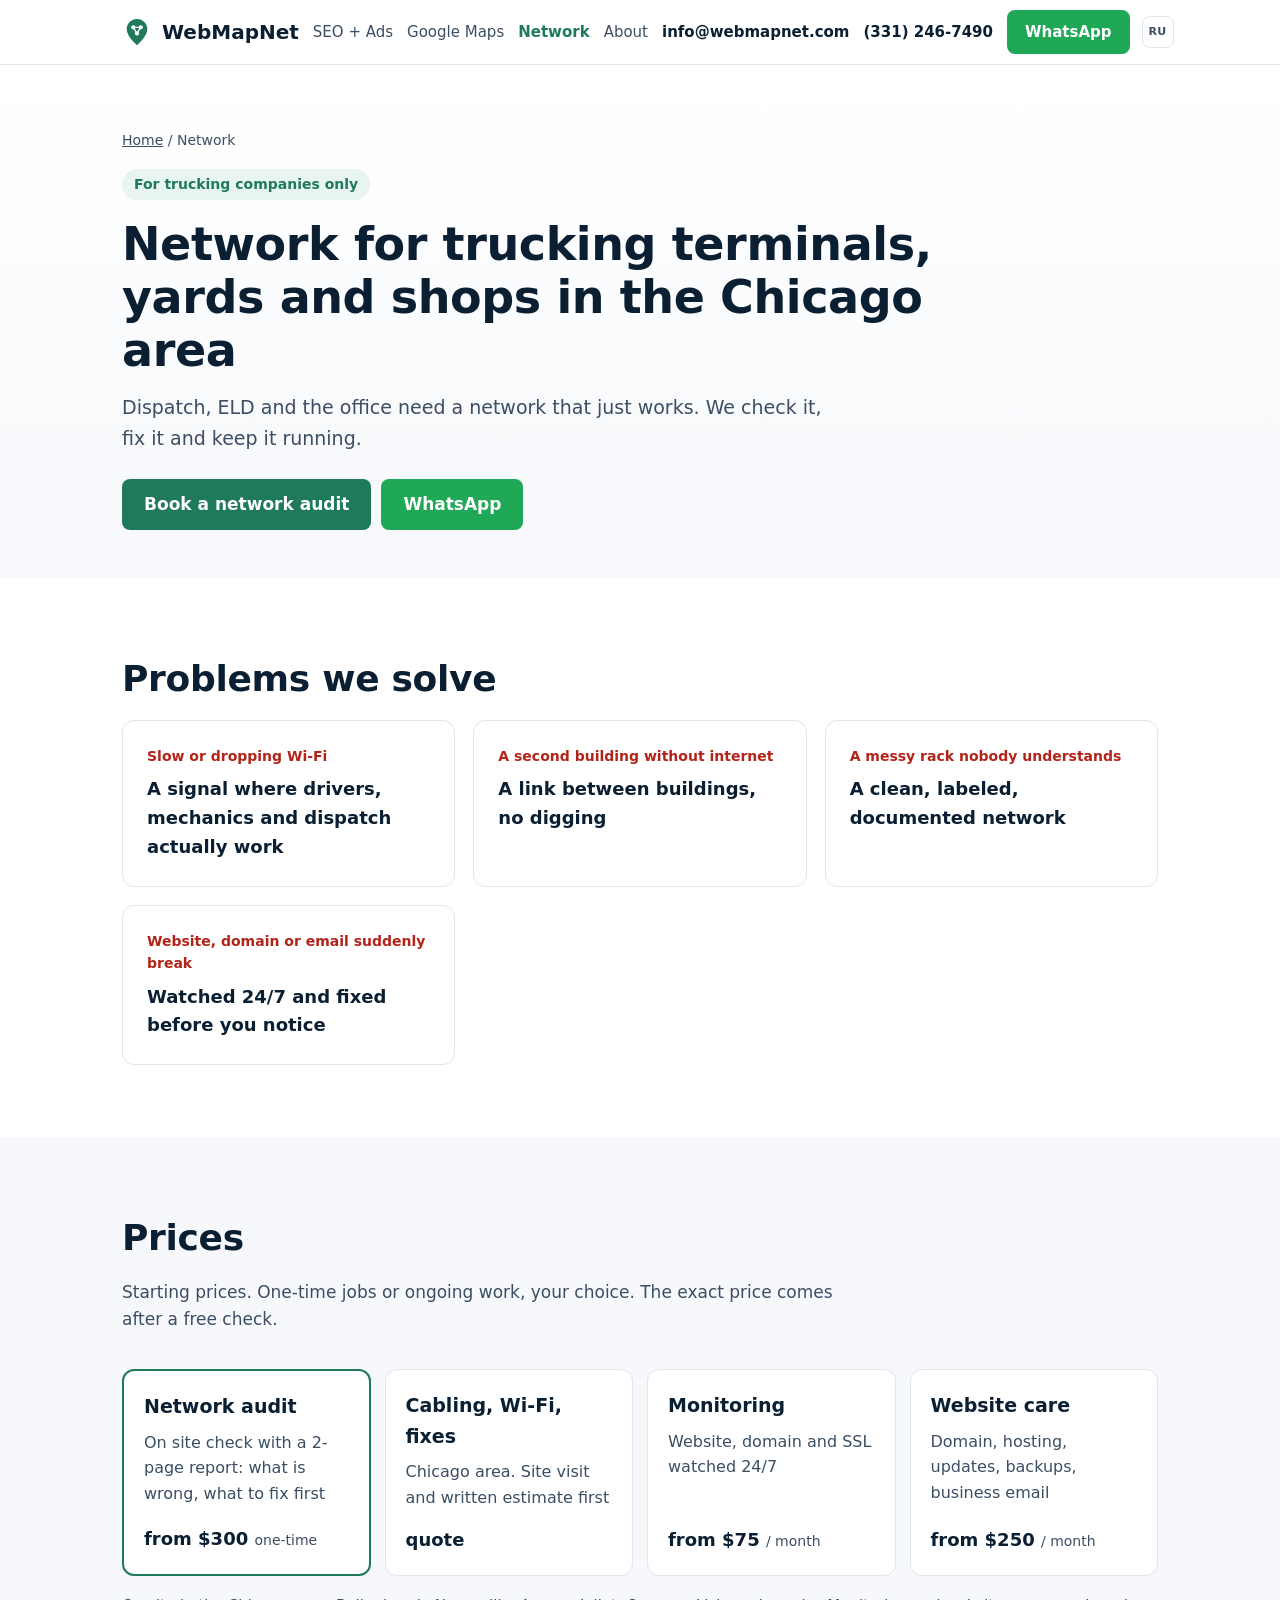
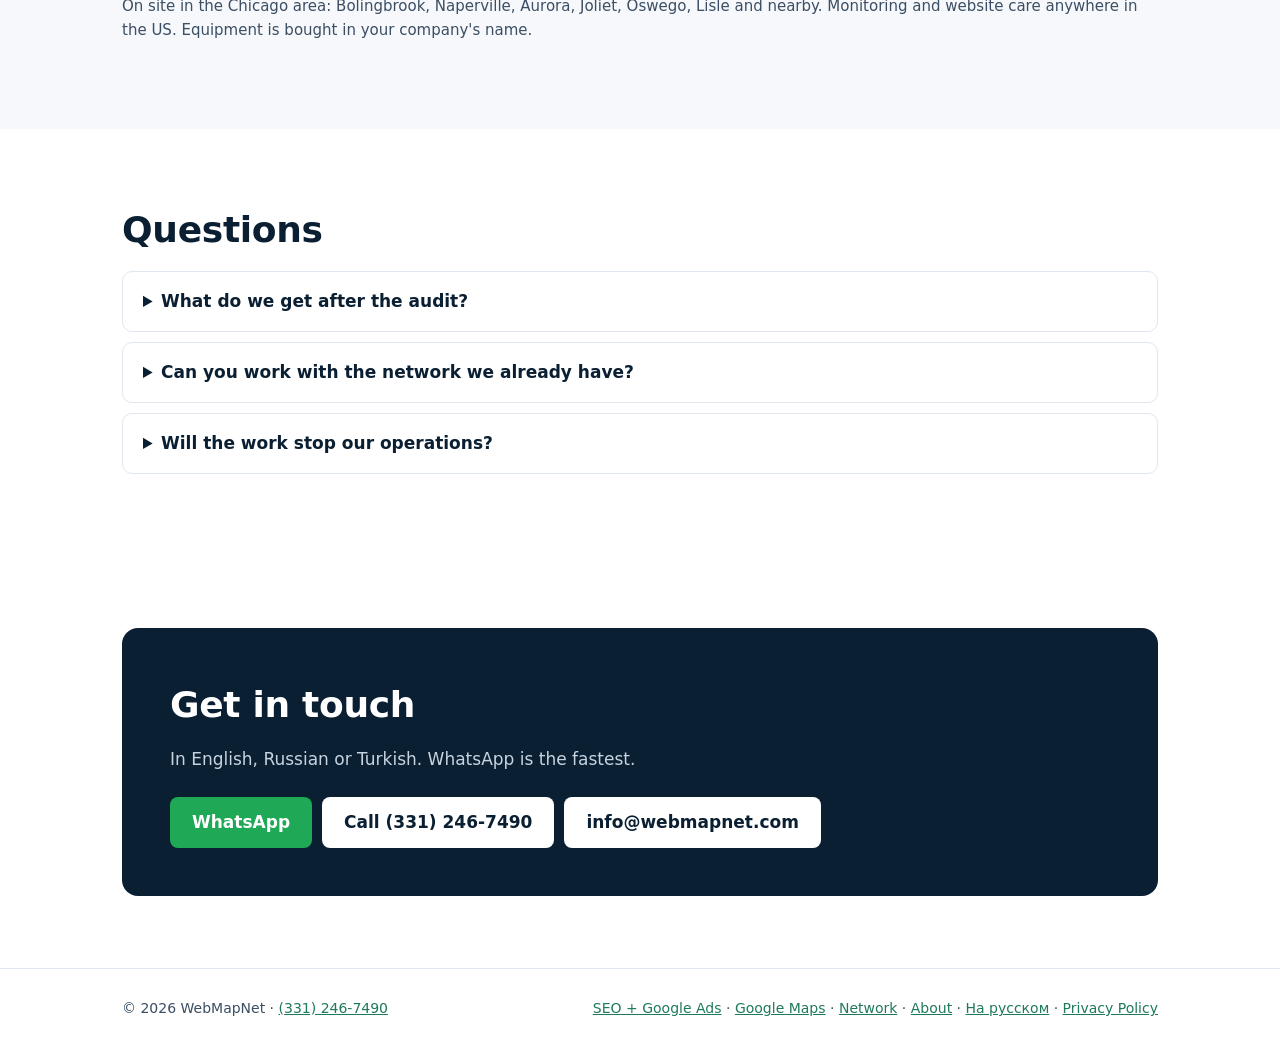
<file: network/index.html>
<!DOCTYPE html>
<html lang="en">
<head>
<script async src="https://www.googletagmanager.com/gtag/js?id=G-Y533SJLC1R"></script>
<script>
  window.dataLayer = window.dataLayer || [];
  function gtag(){dataLayer.push(arguments);}
  gtag('js', new Date());
  gtag('config', 'G-Y533SJLC1R');
</script>
<meta charset="utf-8">
<meta name="viewport" content="width=device-width, initial-scale=1">
<title>Network, Cabling &amp; Wi-Fi for Trucking, Chicago | WebMapNet</title>
<meta name="description" content="Network audit from $300, cabling, Wi-Fi, building links and fixes for trucking terminals, yards and truck shops in the Chicago area.">
<link rel="canonical" href="https://webmapnet.com/network/">
<link rel="alternate" hreflang="en" href="https://webmapnet.com/network/">
<link rel="alternate" hreflang="ru" href="https://webmapnet.com/ru/network/">
<link rel="alternate" hreflang="x-default" href="https://webmapnet.com/network/">
<link rel="icon" href="/favicon.svg" type="image/svg+xml">
<link rel="stylesheet" href="/styles.css">
<meta name="theme-color" content="#0b1f33">
<meta property="og:type" content="website">
<meta property="og:url" content="https://webmapnet.com/network/">
<meta property="og:title" content="Network, Cabling &amp; Wi-Fi for Trucking, Chicago | WebMapNet">
<meta property="og:description" content="Network audit from $300, cabling, Wi-Fi, building links and fixes for trucking terminals, yards and truck shops in the Chicago area.">
<meta name="twitter:card" content="summary">
<script type="application/ld+json">
{
  "@context": "https://schema.org",
  "@graph": [
    {
      "@type": "Service",
      "name": "Network for trucking terminals, yards and shops in the Chicago area",
      "serviceType": "Network installation and support",
      "provider": {
        "@type": "ProfessionalService",
        "@id": "https://webmapnet.com/#org",
        "name": "WebMapNet",
        "url": "https://webmapnet.com/"
      },
      "areaServed": "Chicago metropolitan area, Illinois",
      "audience": {
        "@type": "BusinessAudience",
        "audienceType": "Trucking companies, motor carriers and truck repair shops"
      },
      "url": "https://webmapnet.com/network/",
      "hasOfferCatalog": {
        "@type": "OfferCatalog",
        "name": "Network",
        "itemListElement": [
          {
            "@type": "Offer",
            "itemOffered": {
              "@type": "Service",
              "name": "Network audit",
              "areaServed": "Chicago metropolitan area, Illinois"
            },
            "priceSpecification": {
              "@type": "PriceSpecification",
              "minPrice": "300",
              "priceCurrency": "USD"
            }
          },
          {
            "@type": "Offer",
            "itemOffered": {
              "@type": "Service",
              "name": "Network cabling, Wi-Fi and fixes",
              "areaServed": "Chicago metropolitan area, Illinois"
            }
          },
          {
            "@type": "Offer",
            "itemOffered": {
              "@type": "Service",
              "name": "Monitoring"
            },
            "priceSpecification": {
              "@type": "UnitPriceSpecification",
              "minPrice": "75",
              "priceCurrency": "USD",
              "unitText": "MONTH"
            }
          },
          {
            "@type": "Offer",
            "itemOffered": {
              "@type": "Service",
              "name": "Website care"
            },
            "priceSpecification": {
              "@type": "UnitPriceSpecification",
              "minPrice": "250",
              "priceCurrency": "USD",
              "unitText": "MONTH"
            }
          }
        ]
      }
    },
    {
      "@type": "BreadcrumbList",
      "itemListElement": [
        {
          "@type": "ListItem",
          "position": 1,
          "name": "Home",
          "item": "https://webmapnet.com/"
        },
        {
          "@type": "ListItem",
          "position": 2,
          "name": "Network",
          "item": "https://webmapnet.com/network/"
        }
      ]
    },
    {
      "@type": "FAQPage",
      "mainEntity": [
        {
          "@type": "Question",
          "name": "What do we get after the audit?",
          "acceptedAnswer": {
            "@type": "Answer",
            "text": "A 2-page report: what works, what is wrong, what to fix first and a rough cost. Use it with us or anyone else."
          }
        },
        {
          "@type": "Question",
          "name": "Can you work with the network we already have?",
          "acceptedAnswer": {
            "@type": "Answer",
            "text": "Yes. Most jobs start with fixing the existing network, not replacing it."
          }
        },
        {
          "@type": "Question",
          "name": "Will the work stop our operations?",
          "acceptedAnswer": {
            "@type": "Answer",
            "text": "We plan around your schedule, after hours if needed."
          }
        }
      ]
    }
  ]
}
</script>
</head>
<body>
<header>
  <div class="wrap nav">
    <a class="brand" href="/" aria-label="WebMapNet home">
      <svg viewBox="0 0 32 32" aria-hidden="true"><path d="M16 2c-6.1 0-11 4.8-11 10.8C5 21 16 30 16 30s11-9 11-17.2C27 6.8 22.1 2 16 2z" fill="#1f7a5c"/><circle cx="12" cy="11" r="2.2" fill="#fff"/><circle cx="20" cy="11" r="2.2" fill="#fff"/><circle cx="16" cy="17.5" r="2.2" fill="#fff"/><path d="M12 11h8M12 11l4 6.5M20 11l-4 6.5" stroke="#fff" stroke-width="1.4"/></svg>
      WebMapNet
    </a>
    <nav>
      <a href="/seo-google-ads/">SEO + Ads</a>
      <a href="/google-maps/">Google Maps</a>
      <a href="/network/" class="on" aria-current="page">Network</a>
      <a href="/about/">About</a>
      <a class="phone email" href="mailto:info@webmapnet.com?subject=Trucking%20marketing">info@webmapnet.com</a>
      <a class="phone tel" href="tel:+13312467490">(331) 246-7490</a>
      <a class="btn wa" href="https://wa.me/13312467490?text=Hi%20WebMapNet%2C%20" target="_blank" rel="noopener">WhatsApp</a>
      <a class="lang" href="/ru/network/" hreflang="ru" lang="ru" title="Русский" aria-label="Русская версия">RU</a>
    </nav>
  </div>
</header>

<main>
<section class="phero">
  <div class="wrap">
    <div class="crumbs"><a href="/">Home</a> / Network</div>
    <span class="eyebrow">For trucking companies only</span>
    <h1>Network for trucking terminals, yards and shops in the Chicago area</h1>
    <p>Dispatch, ELD and the office need a network that just works. We check it, fix it and keep it running.</p>
    <div class="ctas btns">
      <a class="btn" href="mailto:info@webmapnet.com?subject=Network%20audit&amp;body=Address%3A%20">Book a network audit</a>
      <a class="btn wa" href="https://wa.me/13312467490?text=Hi%20WebMapNet%2C%20I%20need%20a%20network%20audit.%20Address%3A%20" target="_blank" rel="noopener">WhatsApp</a>
    </div>
  </div>
</section>

<section>
  <div class="wrap">
    <h2>Problems we solve</h2>
    <div class="grid">
      <div class="card prob dircard"><p class="pq">Slow or dropping Wi-Fi</p><h3>A signal where drivers, mechanics and dispatch actually work</h3></div>
      <div class="card prob dircard"><p class="pq">A second building without internet</p><h3>A link between buildings, no digging</h3></div>
      <div class="card prob dircard"><p class="pq">A messy rack nobody understands</p><h3>A clean, labeled, documented network</h3></div>
      <div class="card prob dircard"><p class="pq">Website, domain or email suddenly break</p><h3>Watched 24/7 and fixed before you notice</h3></div>
    </div>
  </div>
</section>

<section class="alt" id="pricing">
  <div class="wrap">
    <h2>Prices</h2>
    <p class="lead">Starting prices. One-time jobs or ongoing work, your choice. The exact price comes after a free check.</p>
    <div class="grid tight">
      <div class="card featured"><h3>Network audit</h3><p>On site check with a 2-page report: what is wrong, what to fix first</p><div class="price">from $300 <small>one-time</small></div></div>
      <div class="card"><h3>Cabling, Wi-Fi, fixes</h3><p>Chicago area. Site visit and written estimate first</p><div class="price">quote</div></div>
      <div class="card"><h3>Monitoring</h3><p>Website, domain and SSL watched 24/7</p><div class="price">from $75 <small>/ month</small></div></div>
      <div class="card"><h3>Website care</h3><p>Domain, hosting, updates, backups, business email</p><div class="price">from $250 <small>/ month</small></div></div>
    </div>
    <p class="note">On site in the Chicago area: Bolingbrook, Naperville, Aurora, Joliet, Oswego, Lisle and nearby. Monitoring and website care anywhere in the US. Equipment is bought in your company's name.</p>
  </div>
</section>

<section class="faq">
  <div class="wrap">
    <h2>Questions</h2>
      <details><summary>What do we get after the audit?</summary><p>A 2-page report: what works, what is wrong, what to fix first and a rough cost. Use it with us or anyone else.</p></details>
      <details><summary>Can you work with the network we already have?</summary><p>Yes. Most jobs start with fixing the existing network, not replacing it.</p></details>
      <details><summary>Will the work stop our operations?</summary><p>We plan around your schedule, after hours if needed.</p></details>
  </div>
</section>

<section id="contact">
  <div class="wrap">
    <div class="contact">
      <div>
        <h2>Get in touch</h2>
        <p>In English, Russian or Turkish. WhatsApp is the fastest.</p>
      </div>
      <div class="btns">
        <a class="btn wa" href="https://wa.me/13312467490?text=Hi%20WebMapNet%2C%20" target="_blank" rel="noopener">WhatsApp</a>
        <a class="btn" href="tel:+13312467490">Call (331) 246-7490</a>
        <a class="btn" href="mailto:info@webmapnet.com?subject=Trucking%20marketing">info@webmapnet.com</a>
      </div>
    </div>
  </div>
</section>
</main>
<div class="mbar"><a class="btn call" href="tel:+13312467490">Call</a><a class="btn wa" href="https://wa.me/13312467490?text=Hi%20WebMapNet%2C%20" target="_blank" rel="noopener">WhatsApp</a><a class="btn ghost" href="mailto:info@webmapnet.com?subject=Trucking%20marketing">Email</a></div>

<footer>
  <div class="wrap">
    <span>&copy; 2026 WebMapNet &middot; <a href="tel:+13312467490">(331) 246-7490</a></span>
    <span><a href="/seo-google-ads/">SEO + Google Ads</a> &middot; <a href="/google-maps/">Google Maps</a> &middot; <a href="/network/">Network</a> &middot; <a href="/about/">About</a> &middot; <a href="/ru/" hreflang="ru">На русском</a> &middot; <a href="/privacy">Privacy Policy</a></span>
  </div>
</footer>
<script src="/site.js" defer></script>
</body>
</html>
</file>
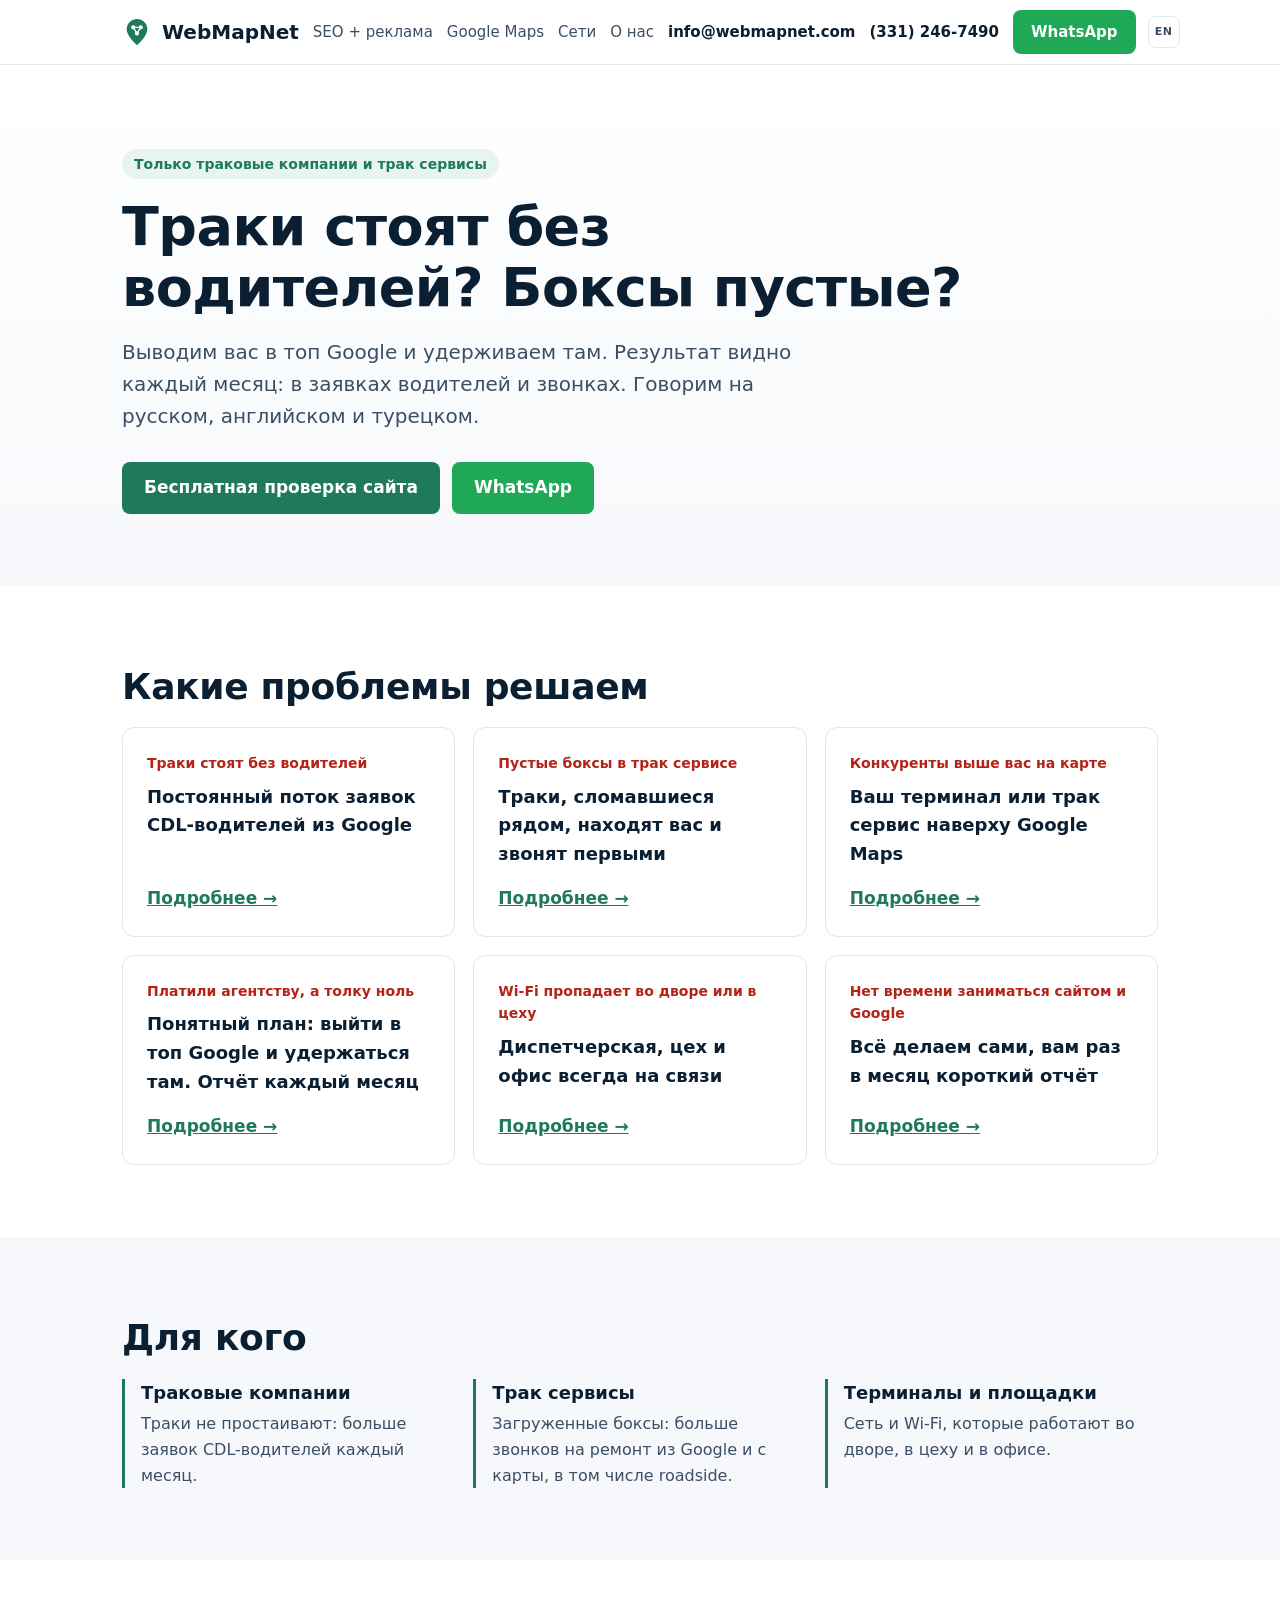
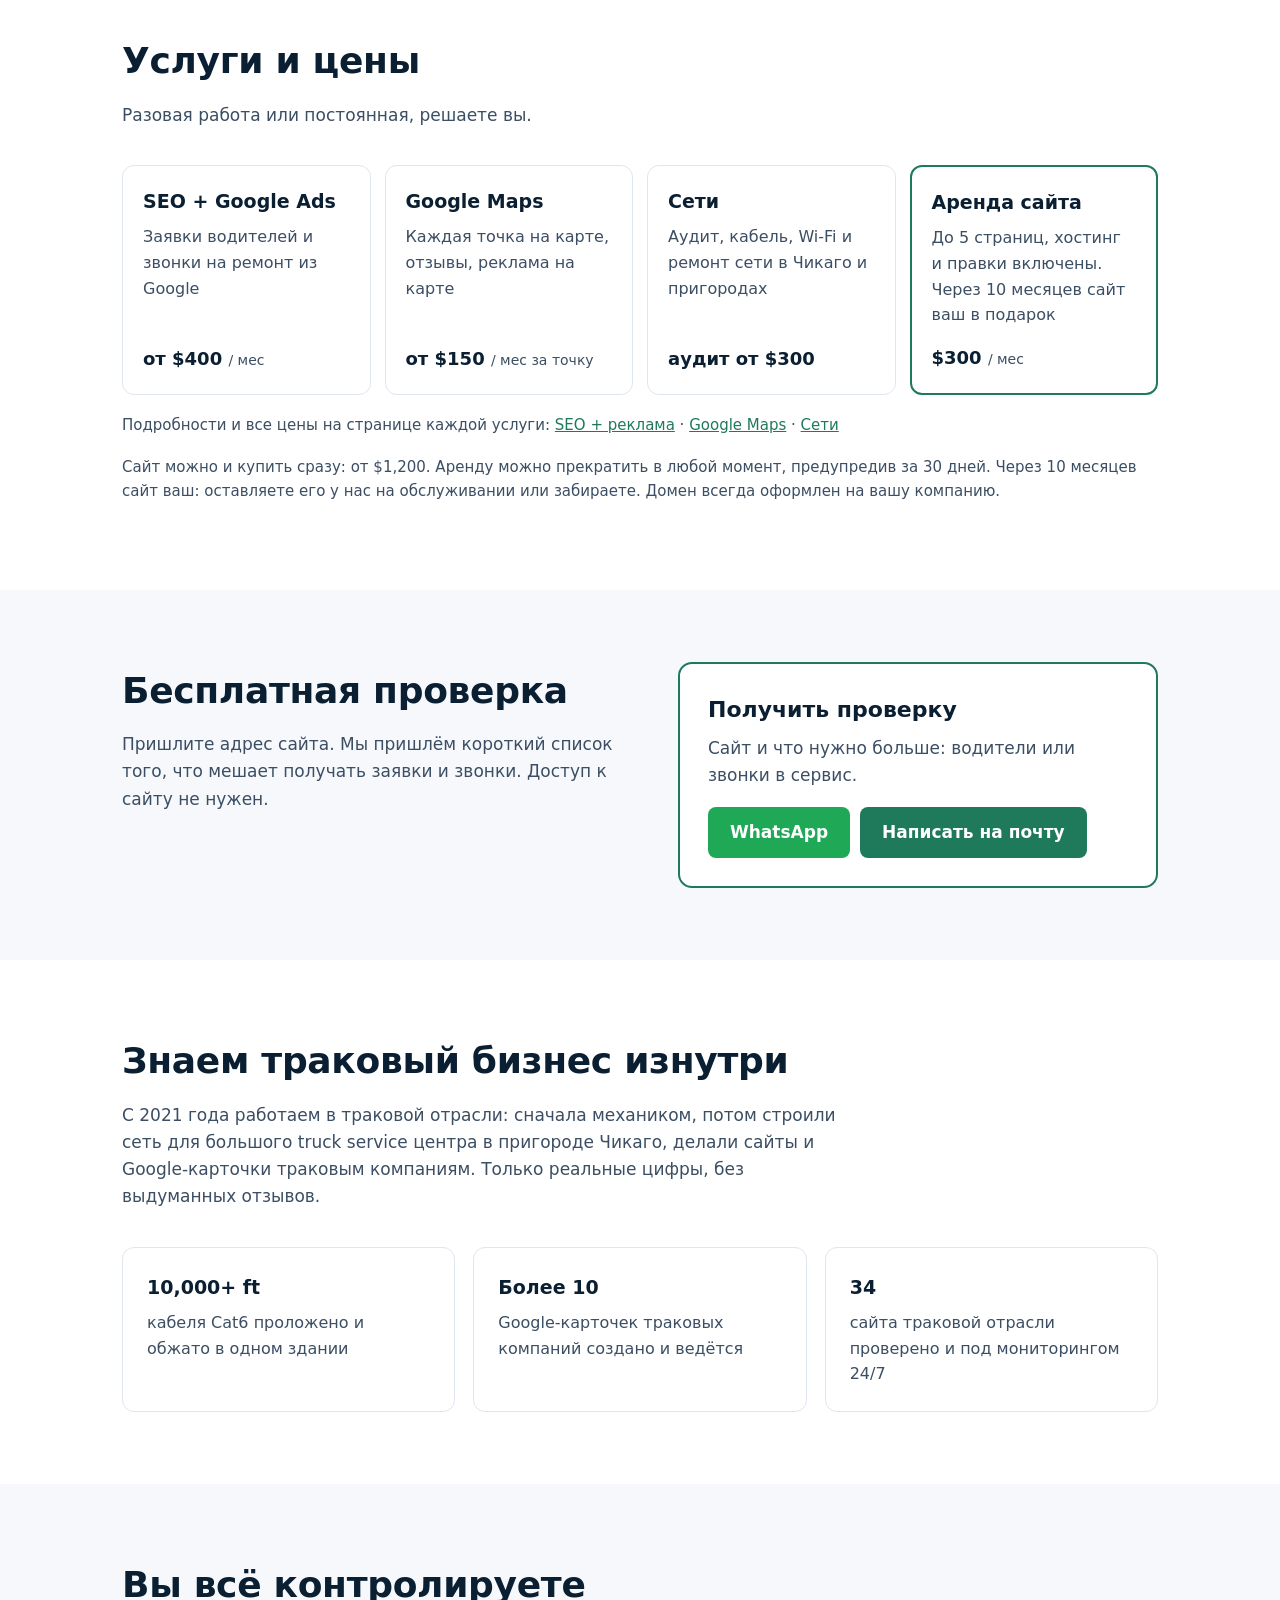
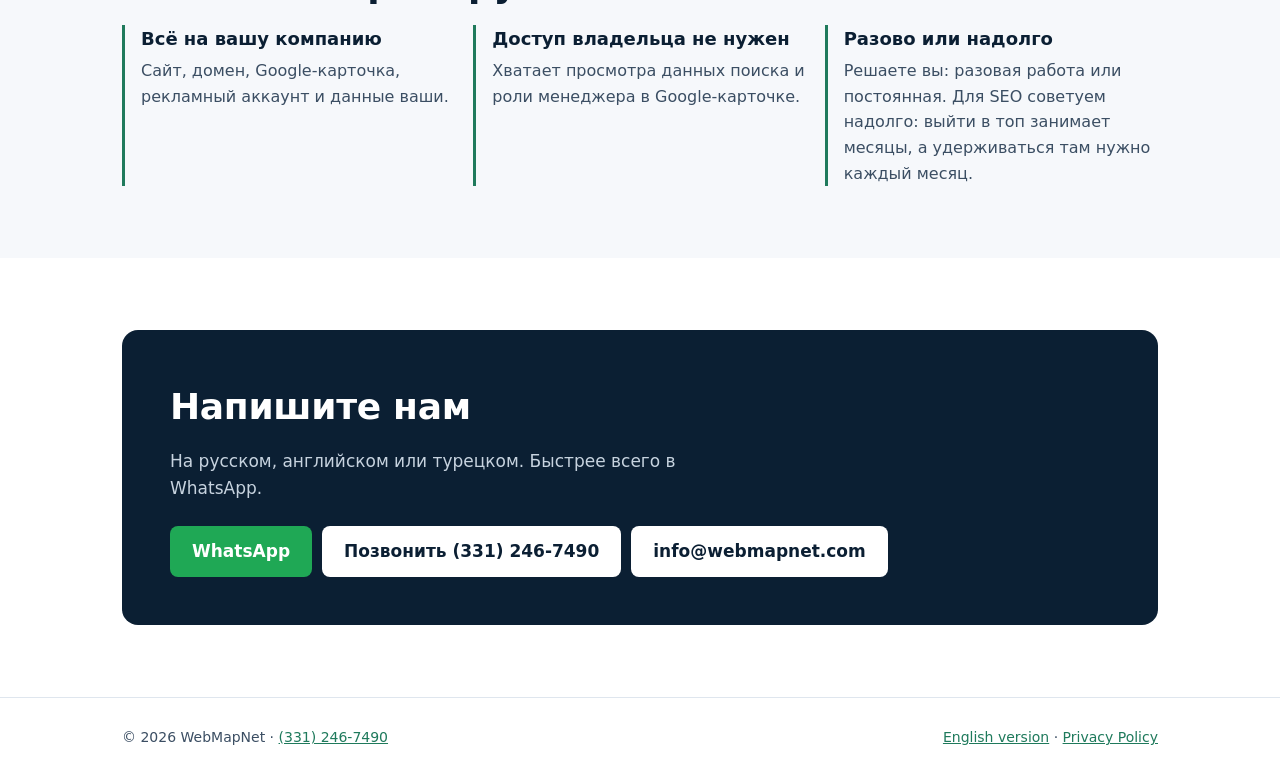
<file: ru/index.html>
<!DOCTYPE html>
<html lang="ru">
<head>
<script async src="https://www.googletagmanager.com/gtag/js?id=G-Y533SJLC1R"></script>
<script>
  window.dataLayer = window.dataLayer || [];
  function gtag(){dataLayer.push(arguments);}
  gtag('js', new Date());
  gtag('config', 'G-Y533SJLC1R');
</script>
<meta charset="utf-8">
<meta name="viewport" content="width=device-width, initial-scale=1">
<title>WebMapNet: больше водителей и звонков для траковых компаний и трак сервисов</title>
<meta name="description" content="Помогаем траковым компаниям и трак сервисам получать больше заявок водителей и звонков на ремонт: Google, Google Maps, сайты и сети в Чикаго. Пишите в WhatsApp на русском.">
<link rel="canonical" href="https://webmapnet.com/ru/">
<link rel="alternate" hreflang="en" href="https://webmapnet.com/">
<link rel="alternate" hreflang="ru" href="https://webmapnet.com/ru/">
<link rel="alternate" hreflang="x-default" href="https://webmapnet.com/">
<link rel="icon" href="/favicon.svg" type="image/svg+xml">
<link rel="stylesheet" href="/styles.css">
<meta name="theme-color" content="#0b1f33">
<meta property="og:type" content="website">
<meta property="og:url" content="https://webmapnet.com/ru/">
<meta property="og:title" content="WebMapNet: больше водителей и звонков для траковых компаний и трак сервисов">
<meta property="og:description" content="Помогаем траковым компаниям и трак сервисам получать больше заявок водителей и звонков на ремонт: Google, Google Maps, сайты и сети в Чикаго. Пишите в WhatsApp на русском.">
<meta name="twitter:card" content="summary">
<script type="application/ld+json">
{
  "@context": "https://schema.org",
  "@graph": [
    {
      "@type": "WebPage",
      "url": "https://webmapnet.com/ru/",
      "inLanguage": "ru",
      "name": "WebMapNet: больше водителей и звонков для траковых компаний и трак сервисов",
      "about": {
        "@id": "https://webmapnet.com/#org"
      }
    },
    {
      "@type": "ProfessionalService",
      "@id": "https://webmapnet.com/#org",
      "name": "WebMapNet",
      "url": "https://webmapnet.com/",
      "telephone": "+1-331-246-7490",
      "email": "info@webmapnet.com",
      "knowsLanguage": [
        "en",
        "ru",
        "tr"
      ],
      "areaServed": [
        {
          "@type": "Country",
          "name": "United States"
        },
        {
          "@type": "AdministrativeArea",
          "name": "Chicago metropolitan area, Illinois"
        }
      ]
    }
  ]
}
</script>
</head>
<body>
<header>
  <div class="wrap nav">
    <a class="brand" href="/ru/" aria-label="WebMapNet">
      <svg viewBox="0 0 32 32" aria-hidden="true"><path d="M16 2c-6.1 0-11 4.8-11 10.8C5 21 16 30 16 30s11-9 11-17.2C27 6.8 22.1 2 16 2z" fill="#1f7a5c"/><circle cx="12" cy="11" r="2.2" fill="#fff"/><circle cx="20" cy="11" r="2.2" fill="#fff"/><circle cx="16" cy="17.5" r="2.2" fill="#fff"/><path d="M12 11h8M12 11l4 6.5M20 11l-4 6.5" stroke="#fff" stroke-width="1.4"/></svg>
      WebMapNet
    </a>
    <nav>
      <a href="/ru/seo-google-ads/">SEO + реклама</a>
      <a href="/ru/google-maps/">Google Maps</a>
      <a href="/ru/network/">Сети</a>
      <a href="/ru/about/">О нас</a>
      <a class="phone email" href="mailto:info@webmapnet.com?subject=%D0%92%D0%BE%D0%BF%D1%80%D0%BE%D1%81%20%D1%81%20%D1%81%D0%B0%D0%B9%D1%82%D0%B0">info@webmapnet.com</a>
      <a class="phone tel" href="tel:+13312467490">(331) 246-7490</a>
      <a class="btn wa" href="https://wa.me/13312467490?text=Hi%20WebMapNet%2C%20%D0%97%D0%B4%D1%80%D0%B0%D0%B2%D1%81%D1%82%D0%B2%D1%83%D0%B9%D1%82%D0%B5%21%20" target="_blank" rel="noopener">WhatsApp</a>
      <a class="lang" href="/" hreflang="en" lang="en" title="English" aria-label="English version">EN</a>
    </nav>
  </div>
</header>

<main>
<section class="hero">
  <div class="wrap">
    <span class="eyebrow">Только траковые компании и трак сервисы</span>
    <h1>Траки стоят без водителей? Боксы пустые?</h1>
    <p>Выводим вас в топ Google и удерживаем там. Результат видно каждый месяц: в заявках водителей и звонках. Говорим на русском, английском и турецком.</p>
    <div class="ctas btns">
      <a class="btn" href="#check">Бесплатная проверка сайта</a>
      <a class="btn wa" href="https://wa.me/13312467490?text=Hi%20WebMapNet%2C%20%D0%97%D0%B4%D1%80%D0%B0%D0%B2%D1%81%D1%82%D0%B2%D1%83%D0%B9%D1%82%D0%B5%21%20" target="_blank" rel="noopener">WhatsApp</a>
    </div>
  </div>
</section>

<section id="problems">
  <div class="wrap">
    <h2>Какие проблемы решаем</h2>
    <div class="grid">
      <div class="card prob dircard"><p class="pq">Траки стоят без водителей</p><h3>Постоянный поток заявок CDL-водителей из Google</h3><a class="more" href="/ru/seo-google-ads/">Подробнее &rarr;</a></div>
      <div class="card prob dircard"><p class="pq">Пустые боксы в трак сервисе</p><h3>Траки, сломавшиеся рядом, находят вас и звонят первыми</h3><a class="more" href="/ru/google-maps/">Подробнее &rarr;</a></div>
      <div class="card prob dircard"><p class="pq">Конкуренты выше вас на карте</p><h3>Ваш терминал или трак сервис наверху Google Maps</h3><a class="more" href="/ru/google-maps/">Подробнее &rarr;</a></div>
      <div class="card prob dircard"><p class="pq">Платили агентству, а толку ноль</p><h3>Понятный план: выйти в топ Google и удержаться там. Отчёт каждый месяц</h3><a class="more" href="/ru/seo-google-ads/">Подробнее &rarr;</a></div>
      <div class="card prob dircard"><p class="pq">Wi-Fi пропадает во дворе или в цеху</p><h3>Диспетчерская, цех и офис всегда на связи</h3><a class="more" href="/ru/network/">Подробнее &rarr;</a></div>
      <div class="card prob dircard"><p class="pq">Нет времени заниматься сайтом и Google</p><h3>Всё делаем сами, вам раз в месяц короткий отчёт</h3><a class="more" href="/ru/seo-google-ads/">Подробнее &rarr;</a></div>
    </div>
  </div>
</section>

<section class="alt" id="who">
  <div class="wrap">
    <h2>Для кого</h2>
    <div class="promise">
      <div><h3>Траковые компании</h3><p>Траки не простаивают: больше заявок CDL-водителей каждый месяц.</p></div>
      <div><h3>Трак сервисы</h3><p>Загруженные боксы: больше звонков на ремонт из Google и с карты, в том числе roadside.</p></div>
      <div><h3>Терминалы и площадки</h3><p>Сеть и Wi-Fi, которые работают во дворе, в цеху и в офисе.</p></div>
    </div>
  </div>
</section>

<section id="pricing">
  <div class="wrap">
    <h2>Услуги и цены</h2>
    <p class="lead">Разовая работа или постоянная, решаете вы.</p>
    <div class="grid tight">
      <div class="card"><h3>SEO + Google Ads</h3><p>Заявки водителей и звонки на ремонт из Google</p><div class="price">от $400 <small>/ мес</small></div></div>
      <div class="card"><h3>Google Maps</h3><p>Каждая точка на карте, отзывы, реклама на карте</p><div class="price">от $150 <small>/ мес за точку</small></div></div>
      <div class="card"><h3>Сети</h3><p>Аудит, кабель, Wi-Fi и ремонт сети в Чикаго и пригородах</p><div class="price">аудит от $300</div></div>
      <div class="card featured"><h3>Аренда сайта</h3><p>До 5 страниц, хостинг и правки включены. Через 10 месяцев сайт ваш в подарок</p><div class="price">$300 <small>/ мес</small></div></div>
    </div>
    <p class="note">Подробности и все цены на странице каждой услуги: <a href="/ru/seo-google-ads/">SEO + реклама</a> &middot; <a href="/ru/google-maps/">Google Maps</a> &middot; <a href="/ru/network/">Сети</a></p>
    <p class="note">Сайт можно и купить сразу: от $1,200. Аренду можно прекратить в любой момент, предупредив за 30 дней. Через 10 месяцев сайт ваш: оставляете его у нас на обслуживании или забираете. Домен всегда оформлен на вашу компанию.</p>
  </div>
</section>

<section class="alt" id="check">
  <div class="wrap check">
    <div>
      <h2>Бесплатная проверка</h2>
      <p class="lead">Пришлите адрес сайта. Мы пришлём короткий список того, что мешает получать заявки и звонки. Доступ к сайту не нужен.</p>
    </div>
    <div class="box">
      <h3>Получить проверку</h3>
      <p>Сайт и что нужно больше: водители или звонки в сервис.</p>
      <div class="btns">
        <a class="btn wa" href="https://wa.me/13312467490?text=Hi%20WebMapNet%2C%20%D0%97%D0%B4%D1%80%D0%B0%D0%B2%D1%81%D1%82%D0%B2%D1%83%D0%B9%D1%82%D0%B5%21%20%D0%A5%D0%BE%D1%87%D1%83%20%D0%B1%D0%B5%D1%81%D0%BF%D0%BB%D0%B0%D1%82%D0%BD%D1%83%D1%8E%20%D0%BF%D1%80%D0%BE%D0%B2%D0%B5%D1%80%D0%BA%D1%83%20%D1%81%D0%B0%D0%B9%D1%82%D0%B0.%20%D0%A1%D0%B0%D0%B9%D1%82%3A%20" target="_blank" rel="noopener">WhatsApp</a>
        <a class="btn" href="mailto:info@webmapnet.com?subject=%D0%91%D0%B5%D1%81%D0%BF%D0%BB%D0%B0%D1%82%D0%BD%D0%B0%D1%8F%20%D0%BF%D1%80%D0%BE%D0%B2%D0%B5%D1%80%D0%BA%D0%B0%20%D1%81%D0%B0%D0%B9%D1%82%D0%B0&amp;body=%D0%A1%D0%B0%D0%B9%D1%82%3A%20%0A%D0%A7%D1%82%D0%BE%20%D0%BD%D1%83%D0%B6%D0%BD%D0%BE%20%D0%B1%D0%BE%D0%BB%D1%8C%D1%88%D0%B5%3A%20">Написать на почту</a>
      </div>
    </div>
  </div>
</section>

<section id="about">
  <div class="wrap">
    <h2>Знаем траковый бизнес изнутри</h2>
    <p class="lead">С 2021 года работаем в траковой отрасли: сначала механиком, потом строили сеть для большого truck service центра в пригороде Чикаго, делали сайты и Google-карточки траковым компаниям. Только реальные цифры, без выдуманных отзывов.</p>
    <div class="grid">
      <div class="card"><h3>10,000+ ft</h3><p>кабеля Cat6 проложено и обжато в одном здании</p></div>
      <div class="card"><h3>Более 10</h3><p>Google-карточек траковых компаний создано и ведётся</p></div>
      <div class="card"><h3>34</h3><p>сайта траковой отрасли проверено и под мониторингом 24/7</p></div>
    </div>
  </div>
</section>

<section class="alt">
  <div class="wrap">
    <h2>Вы всё контролируете</h2>
    <div class="promise">
      <div><h3>Всё на вашу компанию</h3><p>Сайт, домен, Google-карточка, рекламный аккаунт и данные ваши.</p></div>
      <div><h3>Доступ владельца не нужен</h3><p>Хватает просмотра данных поиска и роли менеджера в Google-карточке.</p></div>
      <div><h3>Разово или надолго</h3><p>Решаете вы: разовая работа или постоянная. Для SEO советуем надолго: выйти в топ занимает месяцы, а удерживаться там нужно каждый месяц.</p></div>
    </div>
  </div>
</section>

<section id="contact">
  <div class="wrap">
    <div class="contact">
      <div>
        <h2>Напишите нам</h2>
        <p>На русском, английском или турецком. Быстрее всего в WhatsApp.</p>
      </div>
      <div class="btns">
        <a class="btn wa" href="https://wa.me/13312467490?text=Hi%20WebMapNet%2C%20%D0%97%D0%B4%D1%80%D0%B0%D0%B2%D1%81%D1%82%D0%B2%D1%83%D0%B9%D1%82%D0%B5%21%20" target="_blank" rel="noopener">WhatsApp</a>
        <a class="btn" href="tel:+13312467490">Позвонить (331) 246-7490</a>
        <a class="btn" href="mailto:info@webmapnet.com?subject=%D0%92%D0%BE%D0%BF%D1%80%D0%BE%D1%81%20%D1%81%20%D1%81%D0%B0%D0%B9%D1%82%D0%B0">info@webmapnet.com</a>
      </div>
    </div>
  </div>
</section>
</main>
<div class="mbar"><a class="btn call" href="tel:+13312467490">Позвонить</a><a class="btn wa" href="https://wa.me/13312467490?text=Hi%20WebMapNet%2C%20%D0%97%D0%B4%D1%80%D0%B0%D0%B2%D1%81%D1%82%D0%B2%D1%83%D0%B9%D1%82%D0%B5%21%20" target="_blank" rel="noopener">WhatsApp</a><a class="btn ghost" href="mailto:info@webmapnet.com?subject=%D0%92%D0%BE%D0%BF%D1%80%D0%BE%D1%81%20%D1%81%20%D1%81%D0%B0%D0%B9%D1%82%D0%B0">Почта</a></div>

<footer>
  <div class="wrap">
    <span>&copy; 2026 WebMapNet &middot; <a href="tel:+13312467490">(331) 246-7490</a></span>
    <span><a href="/" hreflang="en">English version</a> &middot; <a href="/privacy">Privacy Policy</a></span>
  </div>
</footer>
<script src="/site.js" defer></script>
</body>
</html>
</file>
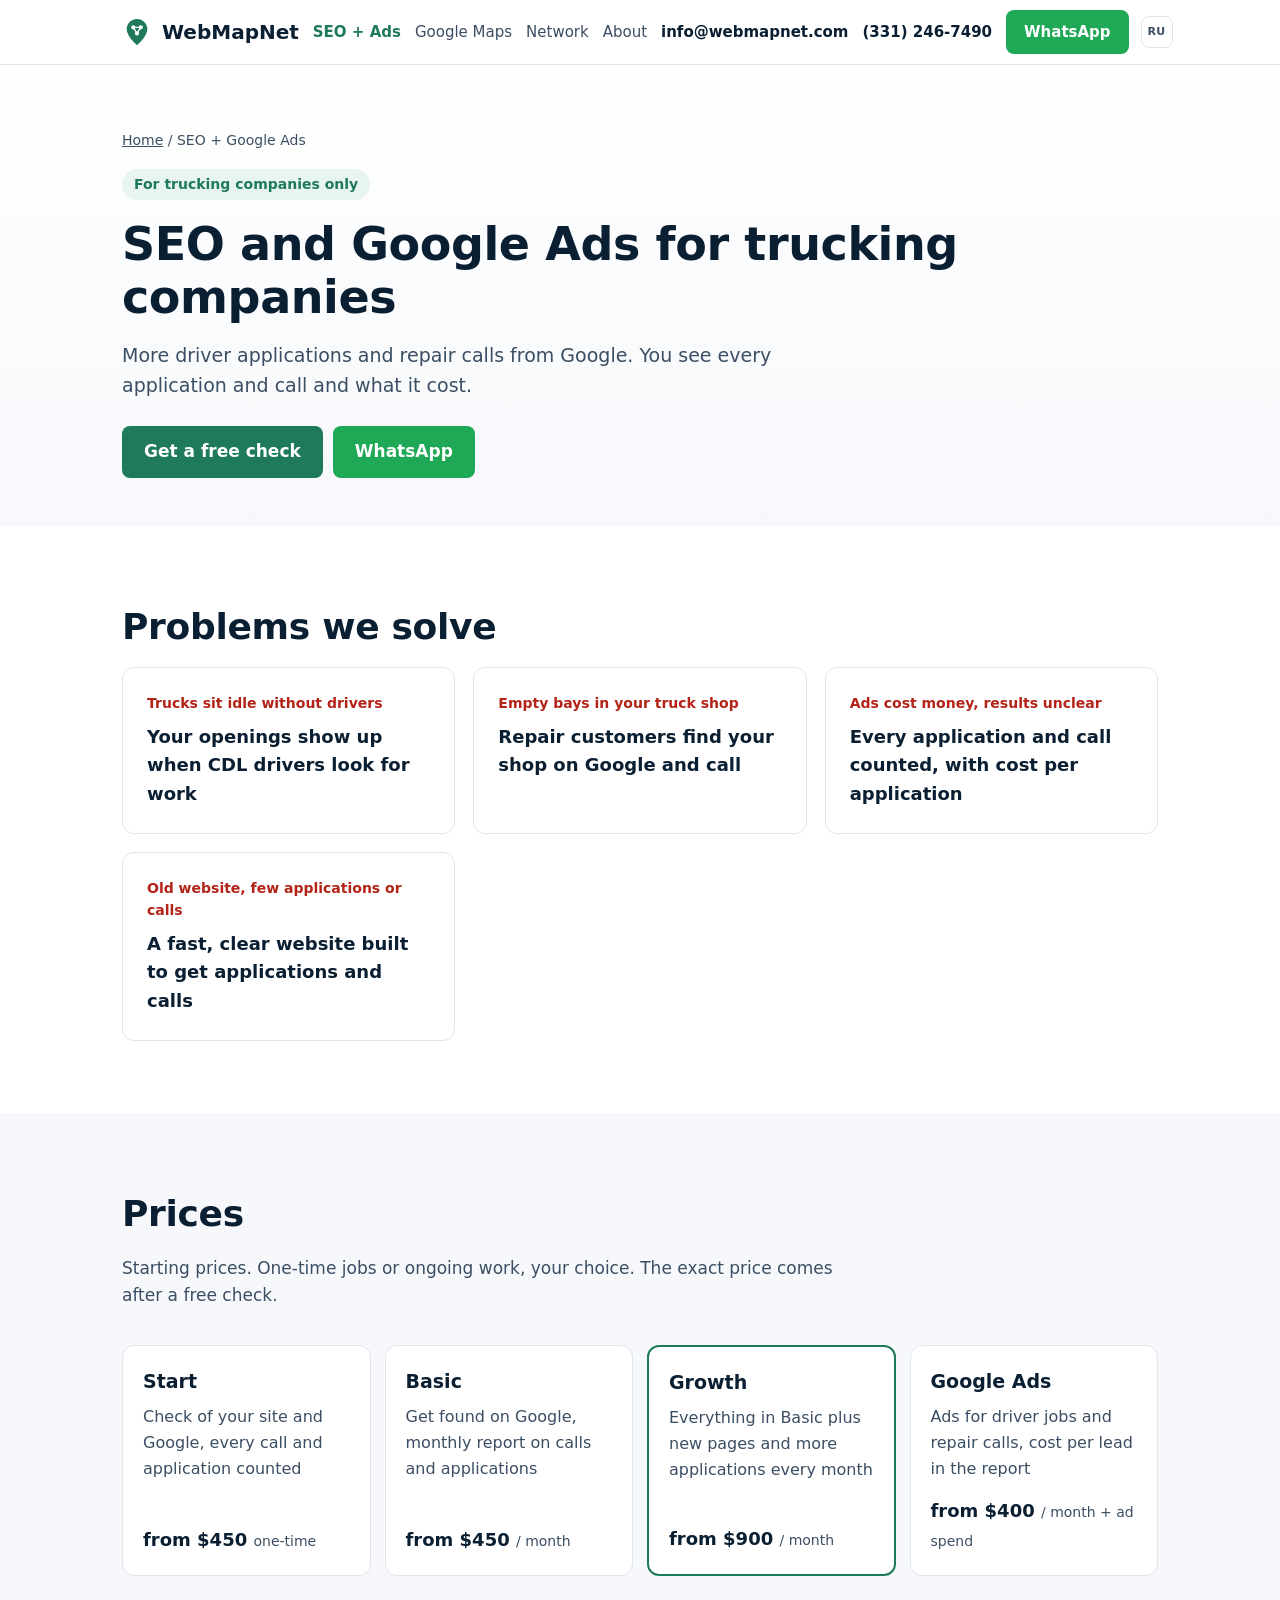
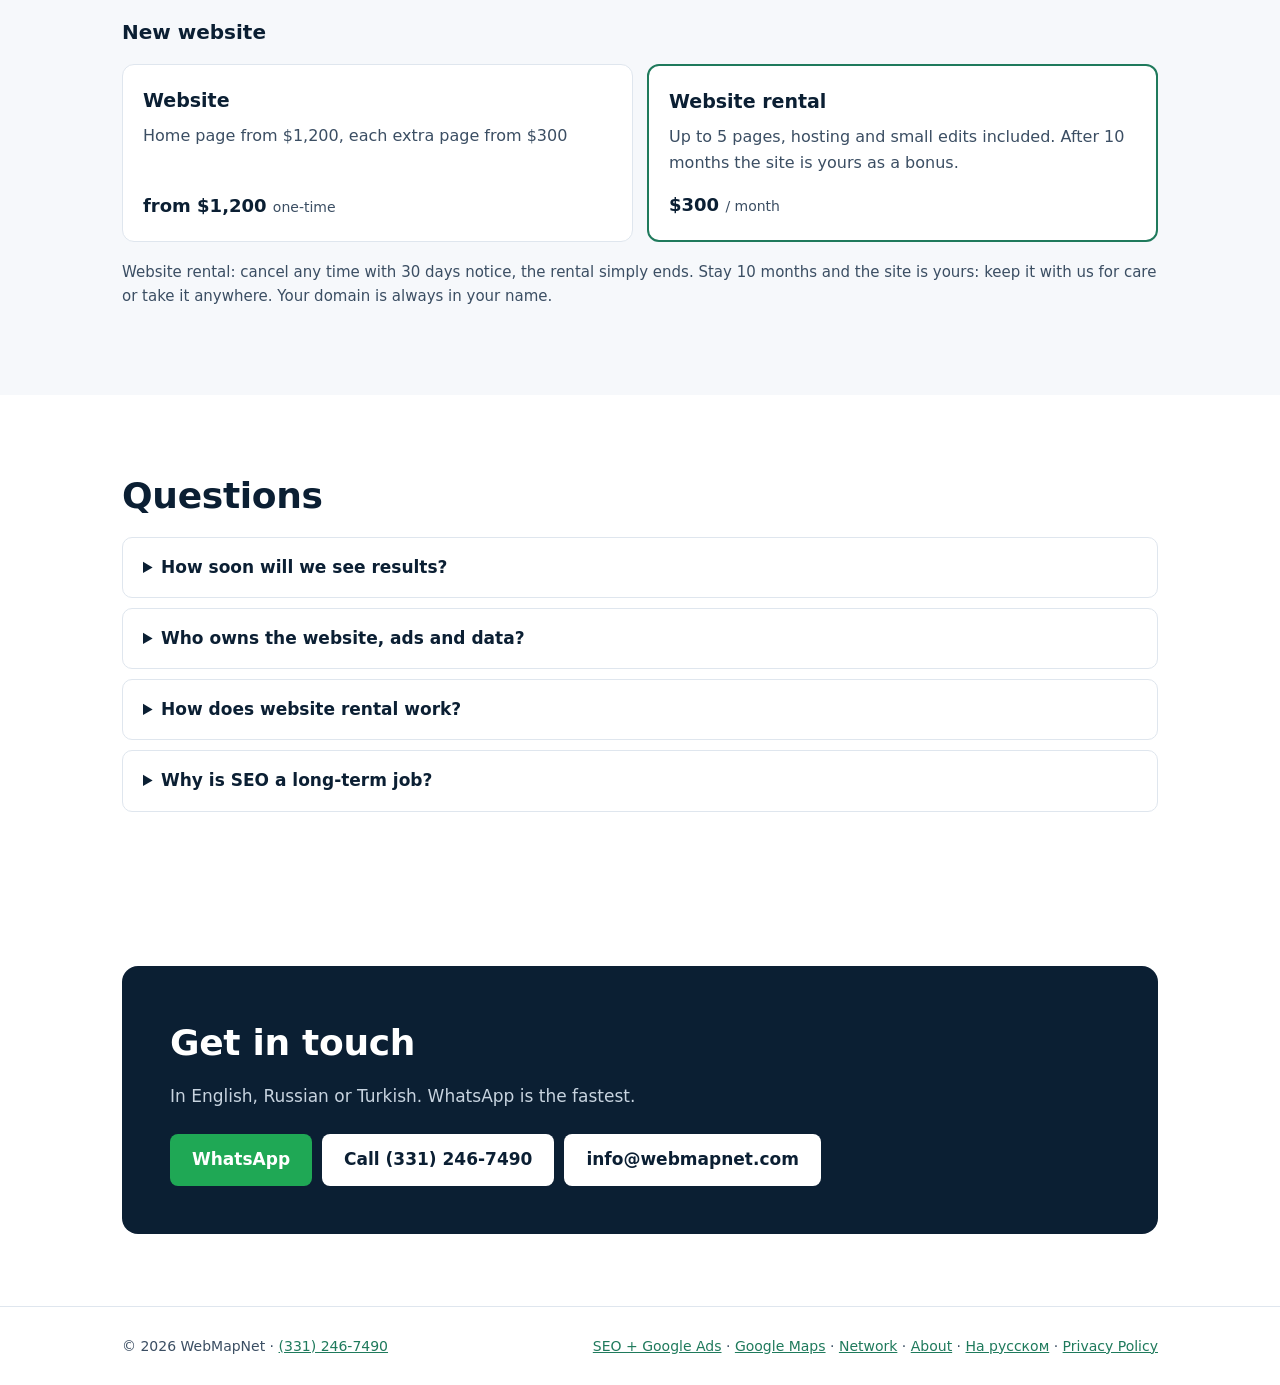
<file: seo-google-ads/index.html>
<!DOCTYPE html>
<html lang="en">
<head>
<script async src="https://www.googletagmanager.com/gtag/js?id=G-Y533SJLC1R"></script>
<script>
  window.dataLayer = window.dataLayer || [];
  function gtag(){dataLayer.push(arguments);}
  gtag('js', new Date());
  gtag('config', 'G-Y533SJLC1R');
</script>
<meta charset="utf-8">
<meta name="viewport" content="width=device-width, initial-scale=1">
<title>SEO &amp; Google Ads for Trucking Companies | WebMapNet</title>
<meta name="description" content="More CDL driver applications and truck repair calls from Google. SEO, Google Ads and websites, including website rental from $300/month.">
<link rel="canonical" href="https://webmapnet.com/seo-google-ads/">
<link rel="alternate" hreflang="en" href="https://webmapnet.com/seo-google-ads/">
<link rel="alternate" hreflang="ru" href="https://webmapnet.com/ru/seo-google-ads/">
<link rel="alternate" hreflang="x-default" href="https://webmapnet.com/seo-google-ads/">
<link rel="icon" href="/favicon.svg" type="image/svg+xml">
<link rel="stylesheet" href="/styles.css">
<meta name="theme-color" content="#0b1f33">
<meta property="og:type" content="website">
<meta property="og:url" content="https://webmapnet.com/seo-google-ads/">
<meta property="og:title" content="SEO &amp; Google Ads for Trucking Companies | WebMapNet">
<meta property="og:description" content="More CDL driver applications and truck repair calls from Google. SEO, Google Ads and websites, including website rental from $300/month.">
<meta name="twitter:card" content="summary">
<script type="application/ld+json">
{
  "@context": "https://schema.org",
  "@graph": [
    {
      "@type": "Service",
      "name": "SEO and Google Ads for trucking companies",
      "serviceType": "SEO and Google Ads",
      "provider": {
        "@type": "ProfessionalService",
        "@id": "https://webmapnet.com/#org",
        "name": "WebMapNet",
        "url": "https://webmapnet.com/"
      },
      "areaServed": "US",
      "audience": {
        "@type": "BusinessAudience",
        "audienceType": "Trucking companies, motor carriers and truck repair shops"
      },
      "url": "https://webmapnet.com/seo-google-ads/",
      "hasOfferCatalog": {
        "@type": "OfferCatalog",
        "name": "SEO + Google Ads",
        "itemListElement": [
          {
            "@type": "Offer",
            "itemOffered": {
              "@type": "Service",
              "name": "Start"
            },
            "priceSpecification": {
              "@type": "PriceSpecification",
              "minPrice": "450",
              "priceCurrency": "USD"
            }
          },
          {
            "@type": "Offer",
            "itemOffered": {
              "@type": "Service",
              "name": "Basic monthly SEO"
            },
            "priceSpecification": {
              "@type": "UnitPriceSpecification",
              "minPrice": "450",
              "priceCurrency": "USD",
              "unitText": "MONTH"
            }
          },
          {
            "@type": "Offer",
            "itemOffered": {
              "@type": "Service",
              "name": "Growth monthly SEO"
            },
            "priceSpecification": {
              "@type": "UnitPriceSpecification",
              "minPrice": "900",
              "priceCurrency": "USD",
              "unitText": "MONTH"
            }
          },
          {
            "@type": "Offer",
            "itemOffered": {
              "@type": "Service",
              "name": "Google Ads management"
            },
            "priceSpecification": {
              "@type": "UnitPriceSpecification",
              "minPrice": "400",
              "priceCurrency": "USD",
              "unitText": "MONTH"
            }
          },
          {
            "@type": "Offer",
            "itemOffered": {
              "@type": "Service",
              "name": "New website"
            },
            "priceSpecification": {
              "@type": "PriceSpecification",
              "minPrice": "1200",
              "priceCurrency": "USD"
            }
          },
          {
            "@type": "Offer",
            "itemOffered": {
              "@type": "Service",
              "name": "Website rental"
            },
            "priceSpecification": {
              "@type": "UnitPriceSpecification",
              "minPrice": "300",
              "priceCurrency": "USD",
              "unitText": "MONTH"
            }
          }
        ]
      }
    },
    {
      "@type": "BreadcrumbList",
      "itemListElement": [
        {
          "@type": "ListItem",
          "position": 1,
          "name": "Home",
          "item": "https://webmapnet.com/"
        },
        {
          "@type": "ListItem",
          "position": 2,
          "name": "SEO + Google Ads",
          "item": "https://webmapnet.com/seo-google-ads/"
        }
      ]
    },
    {
      "@type": "FAQPage",
      "mainEntity": [
        {
          "@type": "Question",
          "name": "How soon will we see results?",
          "acceptedAnswer": {
            "@type": "Answer",
            "text": "Google Ads can bring applications in the first week. Search results grow over 3 to 6 months and keep coming without paying for every click."
          }
        },
        {
          "@type": "Question",
          "name": "Who owns the website, ads and data?",
          "acceptedAnswer": {
            "@type": "Answer",
            "text": "Your company. Domain, Google profile, ad account and data are in your name."
          }
        },
        {
          "@type": "Question",
          "name": "How does website rental work?",
          "acceptedAnswer": {
            "@type": "Answer",
            "text": "$300 a month with hosting and small edits included. Cancel any time with 30 days notice. After 10 months the site is yours as a bonus."
          }
        },
        {
          "@type": "Question",
          "name": "Why is SEO a long-term job?",
          "acceptedAnswer": {
            "@type": "Answer",
            "text": "Getting to the top of Google is one task. Staying there is another: competitors keep working and Google keeps changing. That is why we plan SEO for years, not weeks."
          }
        }
      ]
    }
  ]
}
</script>
</head>
<body>
<header>
  <div class="wrap nav">
    <a class="brand" href="/" aria-label="WebMapNet home">
      <svg viewBox="0 0 32 32" aria-hidden="true"><path d="M16 2c-6.1 0-11 4.8-11 10.8C5 21 16 30 16 30s11-9 11-17.2C27 6.8 22.1 2 16 2z" fill="#1f7a5c"/><circle cx="12" cy="11" r="2.2" fill="#fff"/><circle cx="20" cy="11" r="2.2" fill="#fff"/><circle cx="16" cy="17.5" r="2.2" fill="#fff"/><path d="M12 11h8M12 11l4 6.5M20 11l-4 6.5" stroke="#fff" stroke-width="1.4"/></svg>
      WebMapNet
    </a>
    <nav>
      <a href="/seo-google-ads/" class="on" aria-current="page">SEO + Ads</a>
      <a href="/google-maps/">Google Maps</a>
      <a href="/network/">Network</a>
      <a href="/about/">About</a>
      <a class="phone email" href="mailto:info@webmapnet.com?subject=Trucking%20marketing">info@webmapnet.com</a>
      <a class="phone tel" href="tel:+13312467490">(331) 246-7490</a>
      <a class="btn wa" href="https://wa.me/13312467490?text=Hi%20WebMapNet%2C%20" target="_blank" rel="noopener">WhatsApp</a>
      <a class="lang" href="/ru/seo-google-ads/" hreflang="ru" lang="ru" title="Русский" aria-label="Русская версия">RU</a>
    </nav>
  </div>
</header>

<main>
<section class="phero">
  <div class="wrap">
    <div class="crumbs"><a href="/">Home</a> / SEO + Google Ads</div>
    <span class="eyebrow">For trucking companies only</span>
    <h1>SEO and Google Ads for trucking companies</h1>
    <p>More driver applications and repair calls from Google. You see every application and call and what it cost.</p>
    <div class="ctas btns">
      <a class="btn" href="/#check">Get a free check</a>
      <a class="btn wa" href="https://wa.me/13312467490?text=Hi%20WebMapNet%2C%20" target="_blank" rel="noopener">WhatsApp</a>
    </div>
  </div>
</section>

<section>
  <div class="wrap">
    <h2>Problems we solve</h2>
    <div class="grid">
      <div class="card prob dircard"><p class="pq">Trucks sit idle without drivers</p><h3>Your openings show up when CDL drivers look for work</h3></div>
      <div class="card prob dircard"><p class="pq">Empty bays in your truck shop</p><h3>Repair customers find your shop on Google and call</h3></div>
      <div class="card prob dircard"><p class="pq">Ads cost money, results unclear</p><h3>Every application and call counted, with cost per application</h3></div>
      <div class="card prob dircard"><p class="pq">Old website, few applications or calls</p><h3>A fast, clear website built to get applications and calls</h3></div>
    </div>
  </div>
</section>

<section class="alt" id="pricing">
  <div class="wrap">
    <h2>Prices</h2>
    <p class="lead">Starting prices. One-time jobs or ongoing work, your choice. The exact price comes after a free check.</p>
    <div class="grid tight">
      <div class="card"><h3>Start</h3><p>Check of your site and Google, every call and application counted</p><div class="price">from $450 <small>one-time</small></div></div>
      <div class="card"><h3>Basic</h3><p>Get found on Google, monthly report on calls and applications</p><div class="price">from $450 <small>/ month</small></div></div>
      <div class="card featured"><h3>Growth</h3><p>Everything in Basic plus new pages and more applications every month</p><div class="price">from $900 <small>/ month</small></div></div>
      <div class="card"><h3>Google Ads</h3><p>Ads for driver jobs and repair calls, cost per lead in the report</p><div class="price">from $400 <small>/ month + ad spend</small></div></div>
    </div>
    <h3 class="sub">New website</h3>
    <div class="grid tight">
      <div class="card"><h3>Website</h3><p>Home page from $1,200, each extra page from $300</p><div class="price">from $1,200 <small>one-time</small></div></div>
      <div class="card featured"><h3>Website rental</h3><p>Up to 5 pages, hosting and small edits included. After 10 months the site is yours as a bonus.</p><div class="price">$300 <small>/ month</small></div></div>
    </div>
    <p class="note">Website rental: cancel any time with 30 days notice, the rental simply ends. Stay 10 months and the site is yours: keep it with us for care or take it anywhere. Your domain is always in your name.</p>
  </div>
</section>

<section class="faq">
  <div class="wrap">
    <h2>Questions</h2>
      <details><summary>How soon will we see results?</summary><p>Google Ads can bring applications in the first week. Search results grow over 3 to 6 months and keep coming without paying for every click.</p></details>
      <details><summary>Who owns the website, ads and data?</summary><p>Your company. Domain, Google profile, ad account and data are in your name.</p></details>
      <details><summary>How does website rental work?</summary><p>$300 a month with hosting and small edits included. Cancel any time with 30 days notice. After 10 months the site is yours as a bonus.</p></details>
      <details><summary>Why is SEO a long-term job?</summary><p>Getting to the top of Google is one task. Staying there is another: competitors keep working and Google keeps changing. That is why we plan SEO for years, not weeks.</p></details>
  </div>
</section>

<section id="contact">
  <div class="wrap">
    <div class="contact">
      <div>
        <h2>Get in touch</h2>
        <p>In English, Russian or Turkish. WhatsApp is the fastest.</p>
      </div>
      <div class="btns">
        <a class="btn wa" href="https://wa.me/13312467490?text=Hi%20WebMapNet%2C%20" target="_blank" rel="noopener">WhatsApp</a>
        <a class="btn" href="tel:+13312467490">Call (331) 246-7490</a>
        <a class="btn" href="mailto:info@webmapnet.com?subject=Trucking%20marketing">info@webmapnet.com</a>
      </div>
    </div>
  </div>
</section>
</main>
<div class="mbar"><a class="btn call" href="tel:+13312467490">Call</a><a class="btn wa" href="https://wa.me/13312467490?text=Hi%20WebMapNet%2C%20" target="_blank" rel="noopener">WhatsApp</a><a class="btn ghost" href="mailto:info@webmapnet.com?subject=Trucking%20marketing">Email</a></div>

<footer>
  <div class="wrap">
    <span>&copy; 2026 WebMapNet &middot; <a href="tel:+13312467490">(331) 246-7490</a></span>
    <span><a href="/seo-google-ads/">SEO + Google Ads</a> &middot; <a href="/google-maps/">Google Maps</a> &middot; <a href="/network/">Network</a> &middot; <a href="/about/">About</a> &middot; <a href="/ru/" hreflang="ru">На русском</a> &middot; <a href="/privacy">Privacy Policy</a></span>
  </div>
</footer>
<script src="/site.js" defer></script>
</body>
</html>
</file>
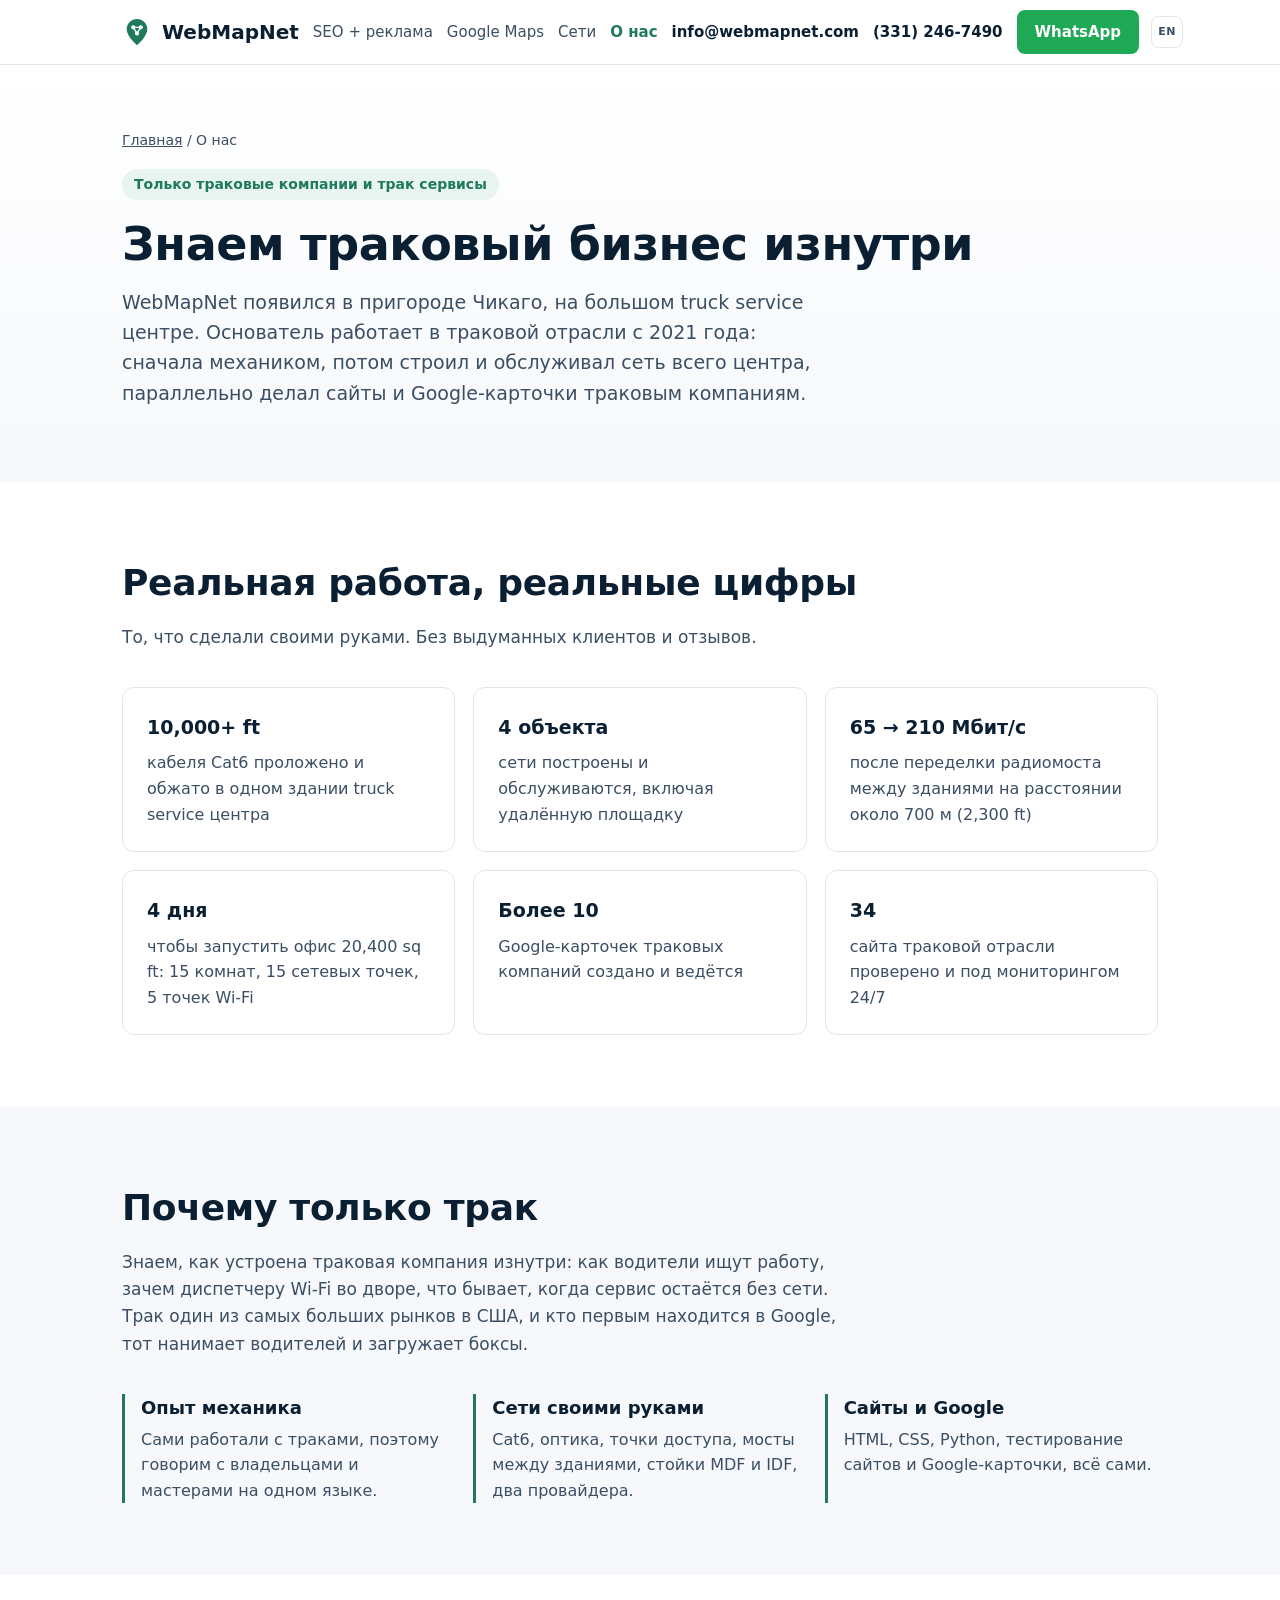
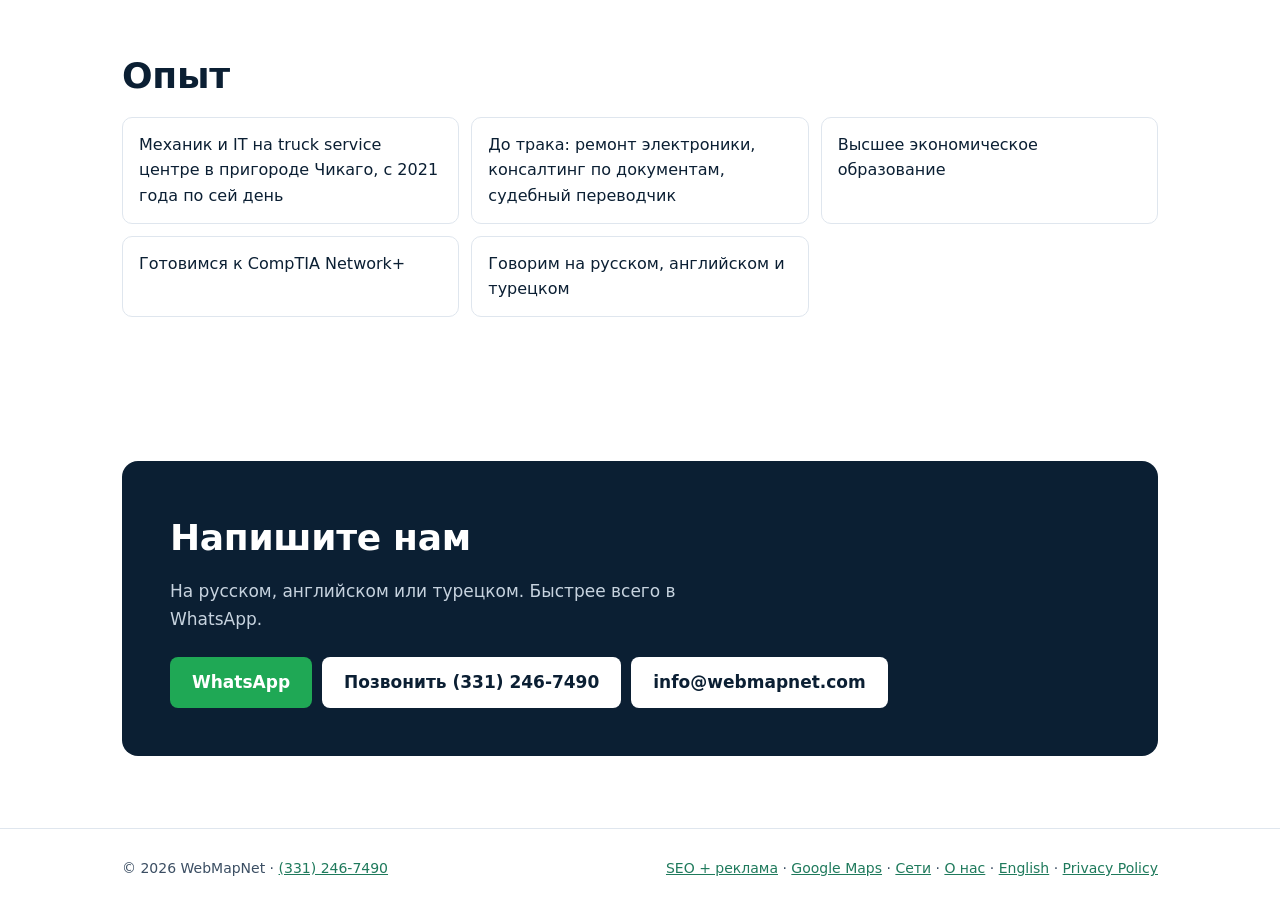
<file: ru/about/index.html>
<!DOCTYPE html>
<html lang="ru">
<head>
<script async src="https://www.googletagmanager.com/gtag/js?id=G-Y533SJLC1R"></script>
<script>
  window.dataLayer = window.dataLayer || [];
  function gtag(){dataLayer.push(arguments);}
  gtag('js', new Date());
  gtag('config', 'G-Y533SJLC1R');
</script>
<meta charset="utf-8">
<meta name="viewport" content="width=device-width, initial-scale=1">
<title>О WebMapNet | Маркетинг и сети изнутри траковой отрасли</title>
<meta name="description" content="WebMapNet делают люди из траковой отрасли: механик, сети для truck service центра, сайты и Google-карточки для траковых компаний. Русский, английский, турецкий.">
<link rel="canonical" href="https://webmapnet.com/ru/about/">
<link rel="alternate" hreflang="en" href="https://webmapnet.com/about/">
<link rel="alternate" hreflang="ru" href="https://webmapnet.com/ru/about/">
<link rel="alternate" hreflang="x-default" href="https://webmapnet.com/about/">
<link rel="icon" href="/favicon.svg" type="image/svg+xml">
<link rel="stylesheet" href="/styles.css">
<meta name="theme-color" content="#0b1f33">
<meta property="og:type" content="website">
<meta property="og:url" content="https://webmapnet.com/ru/about/">
<meta property="og:title" content="О WebMapNet | Маркетинг и сети изнутри траковой отрасли">
<meta property="og:description" content="WebMapNet делают люди из траковой отрасли: механик, сети для truck service центра, сайты и Google-карточки для траковых компаний. Русский, английский, турецкий.">
<meta name="twitter:card" content="summary">
<script type="application/ld+json">
{
  "@context": "https://schema.org",
  "@graph": [
    {
      "@type": "AboutPage",
      "url": "https://webmapnet.com/ru/about/",
      "inLanguage": "ru",
      "name": "О WebMapNet",
      "about": {
        "@id": "https://webmapnet.com/#org"
      }
    },
    {
      "@type": "BreadcrumbList",
      "itemListElement": [
        {
          "@type": "ListItem",
          "position": 1,
          "name": "Главная",
          "item": "https://webmapnet.com/ru/"
        },
        {
          "@type": "ListItem",
          "position": 2,
          "name": "О нас",
          "item": "https://webmapnet.com/ru/about/"
        }
      ]
    }
  ]
}
</script>
</head>
<body>
<header>
  <div class="wrap nav">
    <a class="brand" href="/ru/" aria-label="WebMapNet">
      <svg viewBox="0 0 32 32" aria-hidden="true"><path d="M16 2c-6.1 0-11 4.8-11 10.8C5 21 16 30 16 30s11-9 11-17.2C27 6.8 22.1 2 16 2z" fill="#1f7a5c"/><circle cx="12" cy="11" r="2.2" fill="#fff"/><circle cx="20" cy="11" r="2.2" fill="#fff"/><circle cx="16" cy="17.5" r="2.2" fill="#fff"/><path d="M12 11h8M12 11l4 6.5M20 11l-4 6.5" stroke="#fff" stroke-width="1.4"/></svg>
      WebMapNet
    </a>
    <nav>
      <a href="/ru/seo-google-ads/">SEO + реклама</a>
      <a href="/ru/google-maps/">Google Maps</a>
      <a href="/ru/network/">Сети</a>
      <a href="/ru/about/" class="on" aria-current="page">О нас</a>
      <a class="phone email" href="mailto:info@webmapnet.com?subject=%D0%92%D0%BE%D0%BF%D1%80%D0%BE%D1%81%20%D1%81%20%D1%81%D0%B0%D0%B9%D1%82%D0%B0">info@webmapnet.com</a>
      <a class="phone tel" href="tel:+13312467490">(331) 246-7490</a>
      <a class="btn wa" href="https://wa.me/13312467490?text=Hi%20WebMapNet%2C%20%D0%97%D0%B4%D1%80%D0%B0%D0%B2%D1%81%D1%82%D0%B2%D1%83%D0%B9%D1%82%D0%B5%21%20" target="_blank" rel="noopener">WhatsApp</a>
      <a class="lang" href="/about/" hreflang="en" lang="en" title="English" aria-label="English version">EN</a>
    </nav>
  </div>
</header>

<main>
<section class="phero">
  <div class="wrap">
    <div class="crumbs"><a href="/ru/">Главная</a> / О нас</div>
    <span class="eyebrow">Только траковые компании и трак сервисы</span>
    <h1>Знаем траковый бизнес изнутри</h1>
    <p>WebMapNet появился в пригороде Чикаго, на большом truck service центре. Основатель работает в траковой отрасли с 2021 года: сначала механиком, потом строил и обслуживал сеть всего центра, параллельно делал сайты и Google-карточки траковым компаниям.</p>
  </div>
</section>

<section>
  <div class="wrap">
    <h2>Реальная работа, реальные цифры</h2>
    <p class="lead">То, что сделали своими руками. Без выдуманных клиентов и отзывов.</p>
    <div class="grid">
      <div class="card"><h3>10,000+ ft</h3><p>кабеля Cat6 проложено и обжато в одном здании truck service центра</p></div>
      <div class="card"><h3>4 объекта</h3><p>сети построены и обслуживаются, включая удалённую площадку</p></div>
      <div class="card"><h3>65 &rarr; 210 Мбит/с</h3><p>после переделки радиомоста между зданиями на расстоянии около 700 м (2,300 ft)</p></div>
      <div class="card"><h3>4 дня</h3><p>чтобы запустить офис 20,400 sq ft: 15 комнат, 15 сетевых точек, 5 точек Wi-Fi</p></div>
      <div class="card"><h3>Более 10</h3><p>Google-карточек траковых компаний создано и ведётся</p></div>
      <div class="card"><h3>34</h3><p>сайта траковой отрасли проверено и под мониторингом 24/7</p></div>
    </div>
  </div>
</section>

<section class="alt">
  <div class="wrap">
    <h2>Почему только трак</h2>
    <p class="lead">Знаем, как устроена траковая компания изнутри: как водители ищут работу, зачем диспетчеру Wi-Fi во дворе, что бывает, когда сервис остаётся без сети. Трак один из самых больших рынков в США, и кто первым находится в Google, тот нанимает водителей и загружает боксы.</p>
    <div class="promise">
      <div><h3>Опыт механика</h3><p>Сами работали с траками, поэтому говорим с владельцами и мастерами на одном языке.</p></div>
      <div><h3>Сети своими руками</h3><p>Cat6, оптика, точки доступа, мосты между зданиями, стойки MDF и IDF, два провайдера.</p></div>
      <div><h3>Сайты и Google</h3><p>HTML, CSS, Python, тестирование сайтов и Google-карточки, всё сами.</p></div>
    </div>
  </div>
</section>

<section>
  <div class="wrap">
    <h2>Опыт</h2>
    <ul class="finds plain">
      <li>Механик и IT на truck service центре в пригороде Чикаго, с 2021 года по сей день</li>
      <li>До трака: ремонт электроники, консалтинг по документам, судебный переводчик</li>
      <li>Высшее экономическое образование</li>
      <li>Готовимся к CompTIA Network+</li>
      <li>Говорим на русском, английском и турецком</li>
    </ul>
  </div>
</section>

<section id="contact">
  <div class="wrap">
    <div class="contact">
      <div>
        <h2>Напишите нам</h2>
        <p>На русском, английском или турецком. Быстрее всего в WhatsApp.</p>
      </div>
      <div class="btns">
        <a class="btn wa" href="https://wa.me/13312467490?text=Hi%20WebMapNet%2C%20%D0%97%D0%B4%D1%80%D0%B0%D0%B2%D1%81%D1%82%D0%B2%D1%83%D0%B9%D1%82%D0%B5%21%20" target="_blank" rel="noopener">WhatsApp</a>
        <a class="btn" href="tel:+13312467490">Позвонить (331) 246-7490</a>
        <a class="btn" href="mailto:info@webmapnet.com?subject=%D0%92%D0%BE%D0%BF%D1%80%D0%BE%D1%81%20%D1%81%20%D1%81%D0%B0%D0%B9%D1%82%D0%B0">info@webmapnet.com</a>
      </div>
    </div>
  </div>
</section>
</main>
<div class="mbar"><a class="btn call" href="tel:+13312467490">Позвонить</a><a class="btn wa" href="https://wa.me/13312467490?text=Hi%20WebMapNet%2C%20%D0%97%D0%B4%D1%80%D0%B0%D0%B2%D1%81%D1%82%D0%B2%D1%83%D0%B9%D1%82%D0%B5%21%20" target="_blank" rel="noopener">WhatsApp</a><a class="btn ghost" href="mailto:info@webmapnet.com?subject=%D0%92%D0%BE%D0%BF%D1%80%D0%BE%D1%81%20%D1%81%20%D1%81%D0%B0%D0%B9%D1%82%D0%B0">Почта</a></div>

<footer>
  <div class="wrap">
    <span>&copy; 2026 WebMapNet &middot; <a href="tel:+13312467490">(331) 246-7490</a></span>
    <span><a href="/ru/seo-google-ads/">SEO + реклама</a> &middot; <a href="/ru/google-maps/">Google Maps</a> &middot; <a href="/ru/network/">Сети</a> &middot; <a href="/ru/about/">О нас</a> &middot; <a href="/about/" hreflang="en">English</a> &middot; <a href="/privacy">Privacy Policy</a></span>
  </div>
</footer>
<script src="/site.js" defer></script>
</body>
</html>
</file>
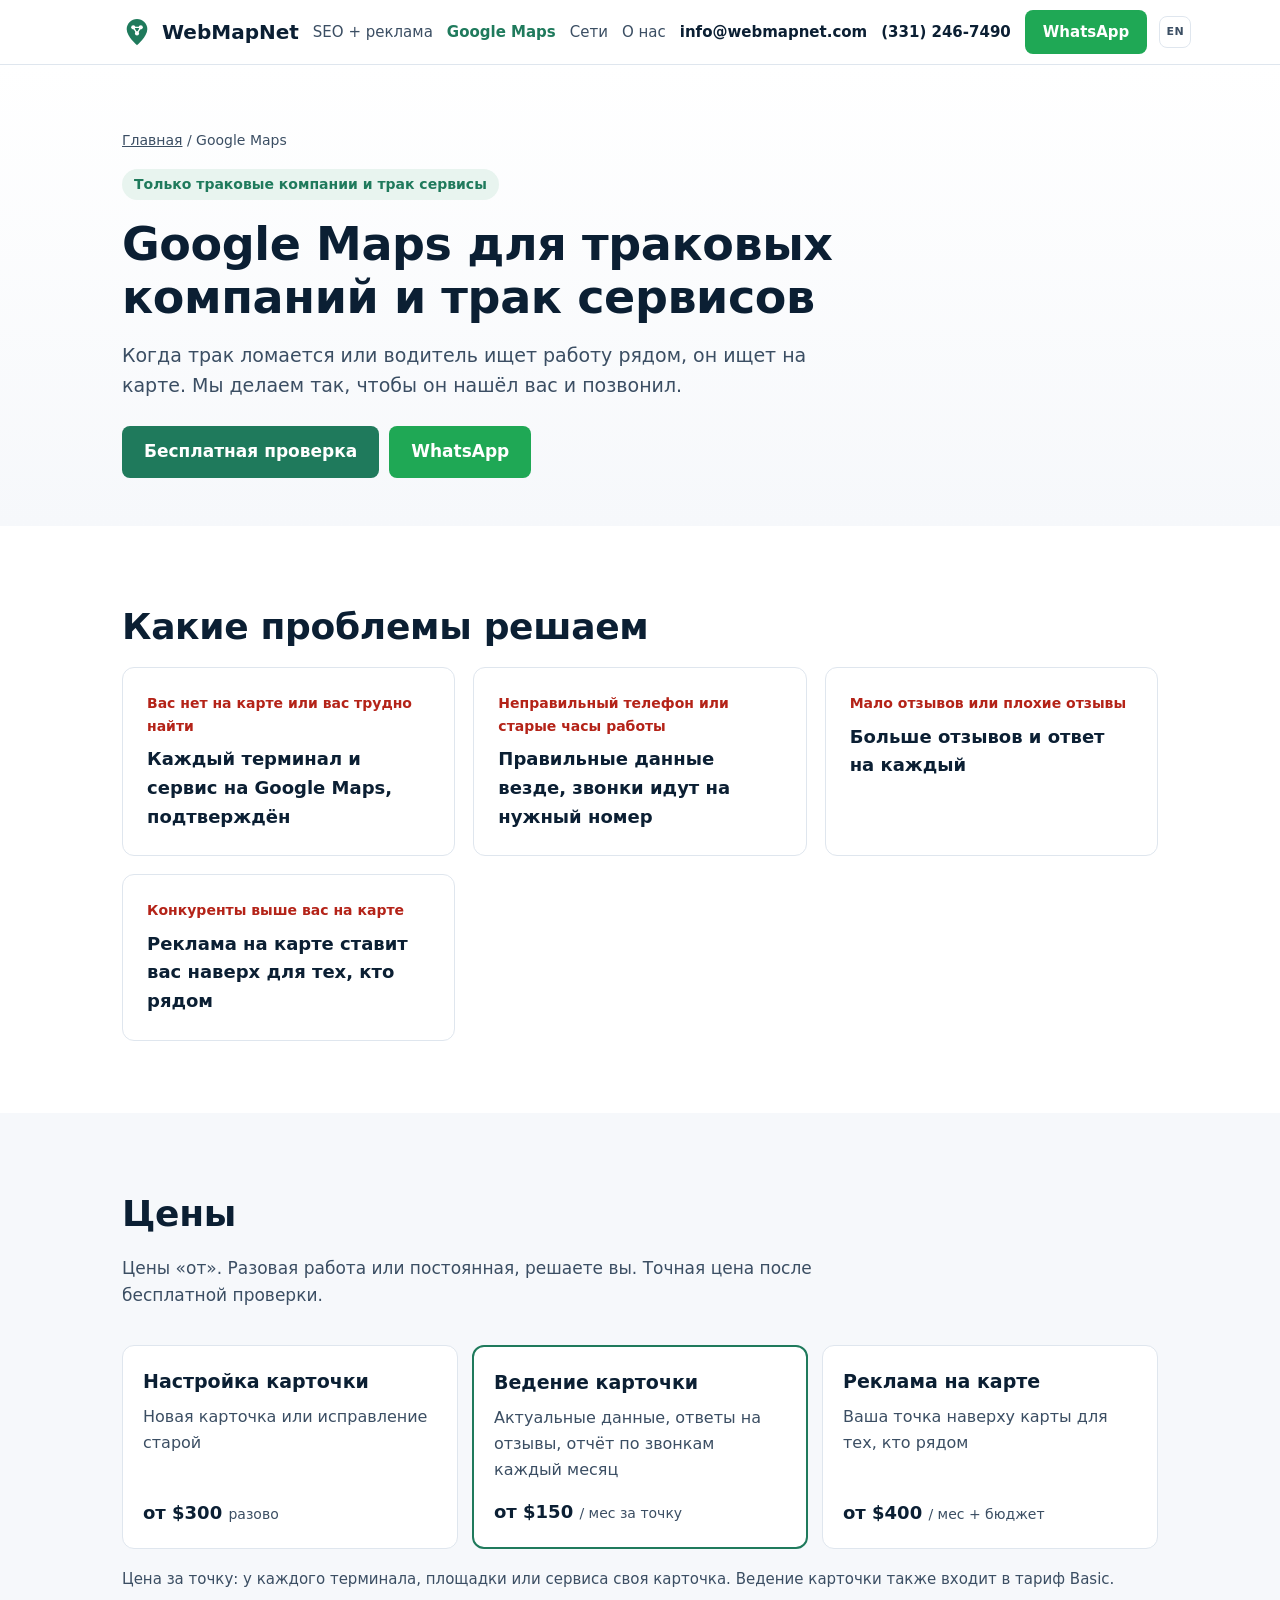
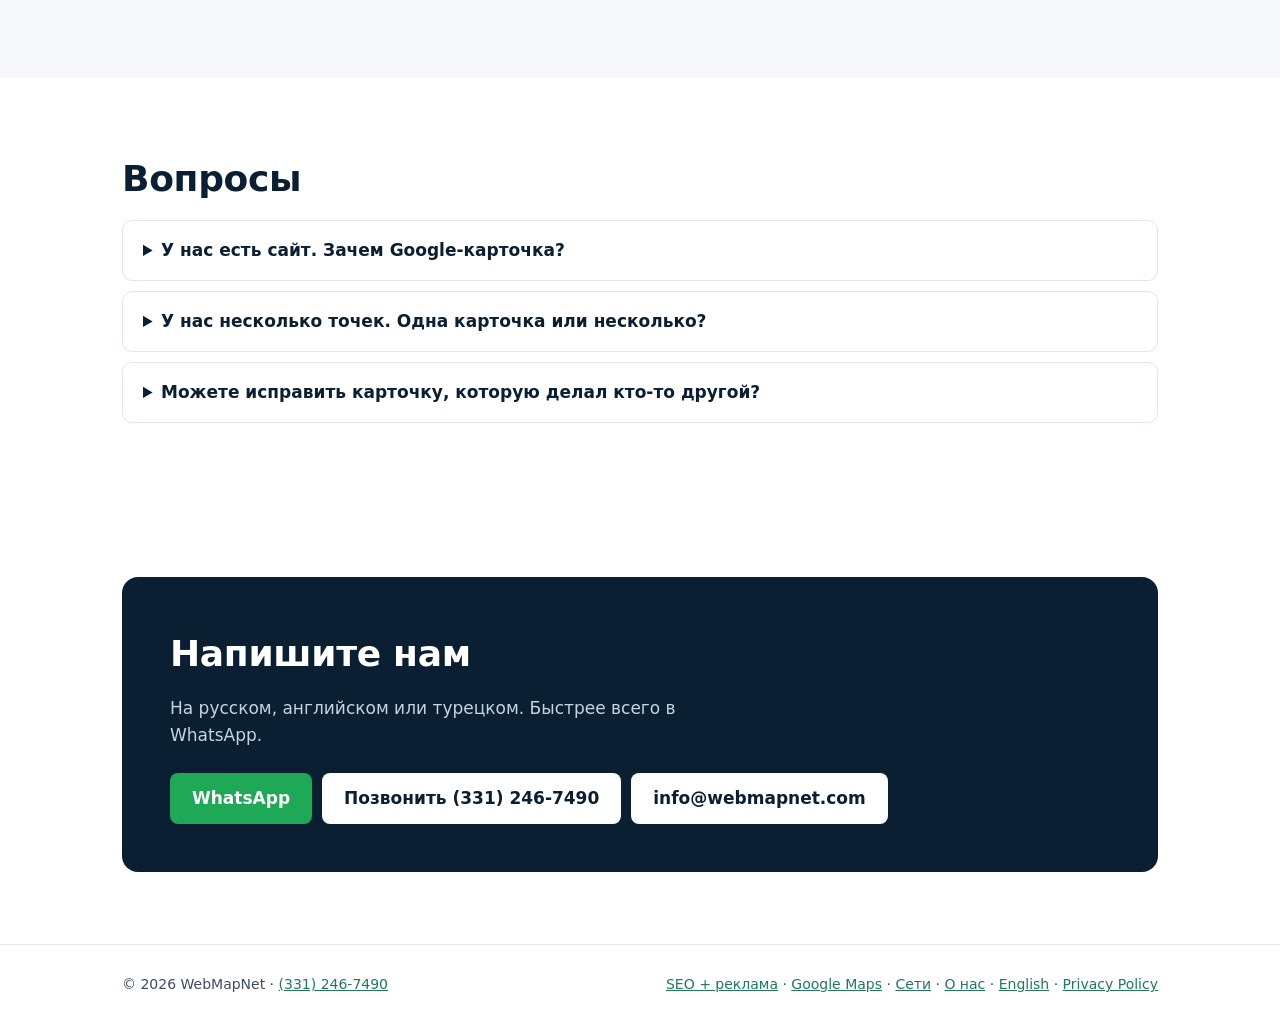
<file: ru/google-maps/index.html>
<!DOCTYPE html>
<html lang="ru">
<head>
<script async src="https://www.googletagmanager.com/gtag/js?id=G-Y533SJLC1R"></script>
<script>
  window.dataLayer = window.dataLayer || [];
  function gtag(){dataLayer.push(arguments);}
  gtag('js', new Date());
  gtag('config', 'G-Y533SJLC1R');
</script>
<meta charset="utf-8">
<meta name="viewport" content="width=device-width, initial-scale=1">
<title>Google Maps для траковых компаний и трак сервисов | WebMapNet</title>
<meta name="description" content="Ваш терминал или трак сервис первым на Google Maps: правильная карточка, отзывы и реклама на карте. От $150 в месяц за точку.">
<link rel="canonical" href="https://webmapnet.com/ru/google-maps/">
<link rel="alternate" hreflang="en" href="https://webmapnet.com/google-maps/">
<link rel="alternate" hreflang="ru" href="https://webmapnet.com/ru/google-maps/">
<link rel="alternate" hreflang="x-default" href="https://webmapnet.com/google-maps/">
<link rel="icon" href="/favicon.svg" type="image/svg+xml">
<link rel="stylesheet" href="/styles.css">
<meta name="theme-color" content="#0b1f33">
<meta property="og:type" content="website">
<meta property="og:url" content="https://webmapnet.com/ru/google-maps/">
<meta property="og:title" content="Google Maps для траковых компаний и трак сервисов | WebMapNet">
<meta property="og:description" content="Ваш терминал или трак сервис первым на Google Maps: правильная карточка, отзывы и реклама на карте. От $150 в месяц за точку.">
<meta name="twitter:card" content="summary">
<script type="application/ld+json">
{
  "@context": "https://schema.org",
  "@graph": [
    {
      "@type": "Service",
      "name": "Google Maps для траковых компаний и трак сервисов",
      "serviceType": "Ведение Google Business Profile",
      "provider": {
        "@type": "ProfessionalService",
        "@id": "https://webmapnet.com/#org",
        "name": "WebMapNet",
        "url": "https://webmapnet.com/"
      },
      "areaServed": "US",
      "inLanguage": "ru",
      "url": "https://webmapnet.com/ru/google-maps/",
      "hasOfferCatalog": {
        "@type": "OfferCatalog",
        "name": "Google Maps",
        "itemListElement": [
          {
            "@type": "Offer",
            "itemOffered": {
              "@type": "Service",
              "name": "Настройка Google-карточки"
            },
            "priceSpecification": {
              "@type": "PriceSpecification",
              "minPrice": "300",
              "priceCurrency": "USD"
            }
          },
          {
            "@type": "Offer",
            "itemOffered": {
              "@type": "Service",
              "name": "Ведение Google-карточки"
            },
            "priceSpecification": {
              "@type": "UnitPriceSpecification",
              "minPrice": "150",
              "priceCurrency": "USD",
              "unitText": "MONTH"
            }
          },
          {
            "@type": "Offer",
            "itemOffered": {
              "@type": "Service",
              "name": "Реклама на Google Maps"
            },
            "priceSpecification": {
              "@type": "UnitPriceSpecification",
              "minPrice": "400",
              "priceCurrency": "USD",
              "unitText": "MONTH"
            }
          }
        ]
      }
    },
    {
      "@type": "BreadcrumbList",
      "itemListElement": [
        {
          "@type": "ListItem",
          "position": 1,
          "name": "Главная",
          "item": "https://webmapnet.com/ru/"
        },
        {
          "@type": "ListItem",
          "position": 2,
          "name": "Google Maps",
          "item": "https://webmapnet.com/ru/google-maps/"
        }
      ]
    },
    {
      "@type": "FAQPage",
      "mainEntity": [
        {
          "@type": "Question",
          "name": "У нас есть сайт. Зачем Google-карточка?",
          "acceptedAnswer": {
            "@type": "Answer",
            "text": "Многие водители и клиенты не открывают сайт. Они видят карточку на карте и сразу звонят."
          }
        },
        {
          "@type": "Question",
          "name": "У нас несколько точек. Одна карточка или несколько?",
          "acceptedAnswer": {
            "@type": "Answer",
            "text": "Своя карточка для каждой точки со своим адресом и телефоном."
          }
        },
        {
          "@type": "Question",
          "name": "Можете исправить карточку, которую делал кто-то другой?",
          "acceptedAnswer": {
            "@type": "Answer",
            "text": "Да. Вы даёте нам роль менеджера, роль владельца остаётся у вашей компании."
          }
        }
      ]
    }
  ]
}
</script>
</head>
<body>
<header>
  <div class="wrap nav">
    <a class="brand" href="/ru/" aria-label="WebMapNet">
      <svg viewBox="0 0 32 32" aria-hidden="true"><path d="M16 2c-6.1 0-11 4.8-11 10.8C5 21 16 30 16 30s11-9 11-17.2C27 6.8 22.1 2 16 2z" fill="#1f7a5c"/><circle cx="12" cy="11" r="2.2" fill="#fff"/><circle cx="20" cy="11" r="2.2" fill="#fff"/><circle cx="16" cy="17.5" r="2.2" fill="#fff"/><path d="M12 11h8M12 11l4 6.5M20 11l-4 6.5" stroke="#fff" stroke-width="1.4"/></svg>
      WebMapNet
    </a>
    <nav>
      <a href="/ru/seo-google-ads/">SEO + реклама</a>
      <a href="/ru/google-maps/" class="on" aria-current="page">Google Maps</a>
      <a href="/ru/network/">Сети</a>
      <a href="/ru/about/">О нас</a>
      <a class="phone email" href="mailto:info@webmapnet.com?subject=%D0%92%D0%BE%D0%BF%D1%80%D0%BE%D1%81%20%D1%81%20%D1%81%D0%B0%D0%B9%D1%82%D0%B0">info@webmapnet.com</a>
      <a class="phone tel" href="tel:+13312467490">(331) 246-7490</a>
      <a class="btn wa" href="https://wa.me/13312467490?text=Hi%20WebMapNet%2C%20%D0%97%D0%B4%D1%80%D0%B0%D0%B2%D1%81%D1%82%D0%B2%D1%83%D0%B9%D1%82%D0%B5%21%20" target="_blank" rel="noopener">WhatsApp</a>
      <a class="lang" href="/google-maps/" hreflang="en" lang="en" title="English" aria-label="English version">EN</a>
    </nav>
  </div>
</header>

<main>
<section class="phero">
  <div class="wrap">
    <div class="crumbs"><a href="/ru/">Главная</a> / Google Maps</div>
    <span class="eyebrow">Только траковые компании и трак сервисы</span>
    <h1>Google Maps для траковых компаний и трак сервисов</h1>
    <p>Когда трак ломается или водитель ищет работу рядом, он ищет на карте. Мы делаем так, чтобы он нашёл вас и позвонил.</p>
    <div class="ctas btns">
      <a class="btn" href="/ru/#check">Бесплатная проверка</a>
      <a class="btn wa" href="https://wa.me/13312467490?text=Hi%20WebMapNet%2C%20%D0%97%D0%B4%D1%80%D0%B0%D0%B2%D1%81%D1%82%D0%B2%D1%83%D0%B9%D1%82%D0%B5%21%20" target="_blank" rel="noopener">WhatsApp</a>
    </div>
  </div>
</section>

<section>
  <div class="wrap">
    <h2>Какие проблемы решаем</h2>
    <div class="grid">
      <div class="card prob dircard"><p class="pq">Вас нет на карте или вас трудно найти</p><h3>Каждый терминал и сервис на Google Maps, подтверждён</h3></div>
      <div class="card prob dircard"><p class="pq">Неправильный телефон или старые часы работы</p><h3>Правильные данные везде, звонки идут на нужный номер</h3></div>
      <div class="card prob dircard"><p class="pq">Мало отзывов или плохие отзывы</p><h3>Больше отзывов и ответ на каждый</h3></div>
      <div class="card prob dircard"><p class="pq">Конкуренты выше вас на карте</p><h3>Реклама на карте ставит вас наверх для тех, кто рядом</h3></div>
    </div>
  </div>
</section>

<section class="alt" id="pricing">
  <div class="wrap">
    <h2>Цены</h2>
    <p class="lead">Цены «от». Разовая работа или постоянная, решаете вы. Точная цена после бесплатной проверки.</p>
    <div class="grid tight">
      <div class="card"><h3>Настройка карточки</h3><p>Новая карточка или исправление старой</p><div class="price">от $300 <small>разово</small></div></div>
      <div class="card featured"><h3>Ведение карточки</h3><p>Актуальные данные, ответы на отзывы, отчёт по звонкам каждый месяц</p><div class="price">от $150 <small>/ мес за точку</small></div></div>
      <div class="card"><h3>Реклама на карте</h3><p>Ваша точка наверху карты для тех, кто рядом</p><div class="price">от $400 <small>/ мес + бюджет</small></div></div>
    </div>
    <p class="note">Цена за точку: у каждого терминала, площадки или сервиса своя карточка. Ведение карточки также входит в тариф Basic.</p>
  </div>
</section>

<section class="faq">
  <div class="wrap">
    <h2>Вопросы</h2>
      <details><summary>У нас есть сайт. Зачем Google-карточка?</summary><p>Многие водители и клиенты не открывают сайт. Они видят карточку на карте и сразу звонят.</p></details>
      <details><summary>У нас несколько точек. Одна карточка или несколько?</summary><p>Своя карточка для каждой точки со своим адресом и телефоном.</p></details>
      <details><summary>Можете исправить карточку, которую делал кто-то другой?</summary><p>Да. Вы даёте нам роль менеджера, роль владельца остаётся у вашей компании.</p></details>
  </div>
</section>

<section id="contact">
  <div class="wrap">
    <div class="contact">
      <div>
        <h2>Напишите нам</h2>
        <p>На русском, английском или турецком. Быстрее всего в WhatsApp.</p>
      </div>
      <div class="btns">
        <a class="btn wa" href="https://wa.me/13312467490?text=Hi%20WebMapNet%2C%20%D0%97%D0%B4%D1%80%D0%B0%D0%B2%D1%81%D1%82%D0%B2%D1%83%D0%B9%D1%82%D0%B5%21%20" target="_blank" rel="noopener">WhatsApp</a>
        <a class="btn" href="tel:+13312467490">Позвонить (331) 246-7490</a>
        <a class="btn" href="mailto:info@webmapnet.com?subject=%D0%92%D0%BE%D0%BF%D1%80%D0%BE%D1%81%20%D1%81%20%D1%81%D0%B0%D0%B9%D1%82%D0%B0">info@webmapnet.com</a>
      </div>
    </div>
  </div>
</section>
</main>
<div class="mbar"><a class="btn call" href="tel:+13312467490">Позвонить</a><a class="btn wa" href="https://wa.me/13312467490?text=Hi%20WebMapNet%2C%20%D0%97%D0%B4%D1%80%D0%B0%D0%B2%D1%81%D1%82%D0%B2%D1%83%D0%B9%D1%82%D0%B5%21%20" target="_blank" rel="noopener">WhatsApp</a><a class="btn ghost" href="mailto:info@webmapnet.com?subject=%D0%92%D0%BE%D0%BF%D1%80%D0%BE%D1%81%20%D1%81%20%D1%81%D0%B0%D0%B9%D1%82%D0%B0">Почта</a></div>

<footer>
  <div class="wrap">
    <span>&copy; 2026 WebMapNet &middot; <a href="tel:+13312467490">(331) 246-7490</a></span>
    <span><a href="/ru/seo-google-ads/">SEO + реклама</a> &middot; <a href="/ru/google-maps/">Google Maps</a> &middot; <a href="/ru/network/">Сети</a> &middot; <a href="/ru/about/">О нас</a> &middot; <a href="/google-maps/" hreflang="en">English</a> &middot; <a href="/privacy">Privacy Policy</a></span>
  </div>
</footer>
<script src="/site.js" defer></script>
</body>
</html>
</file>
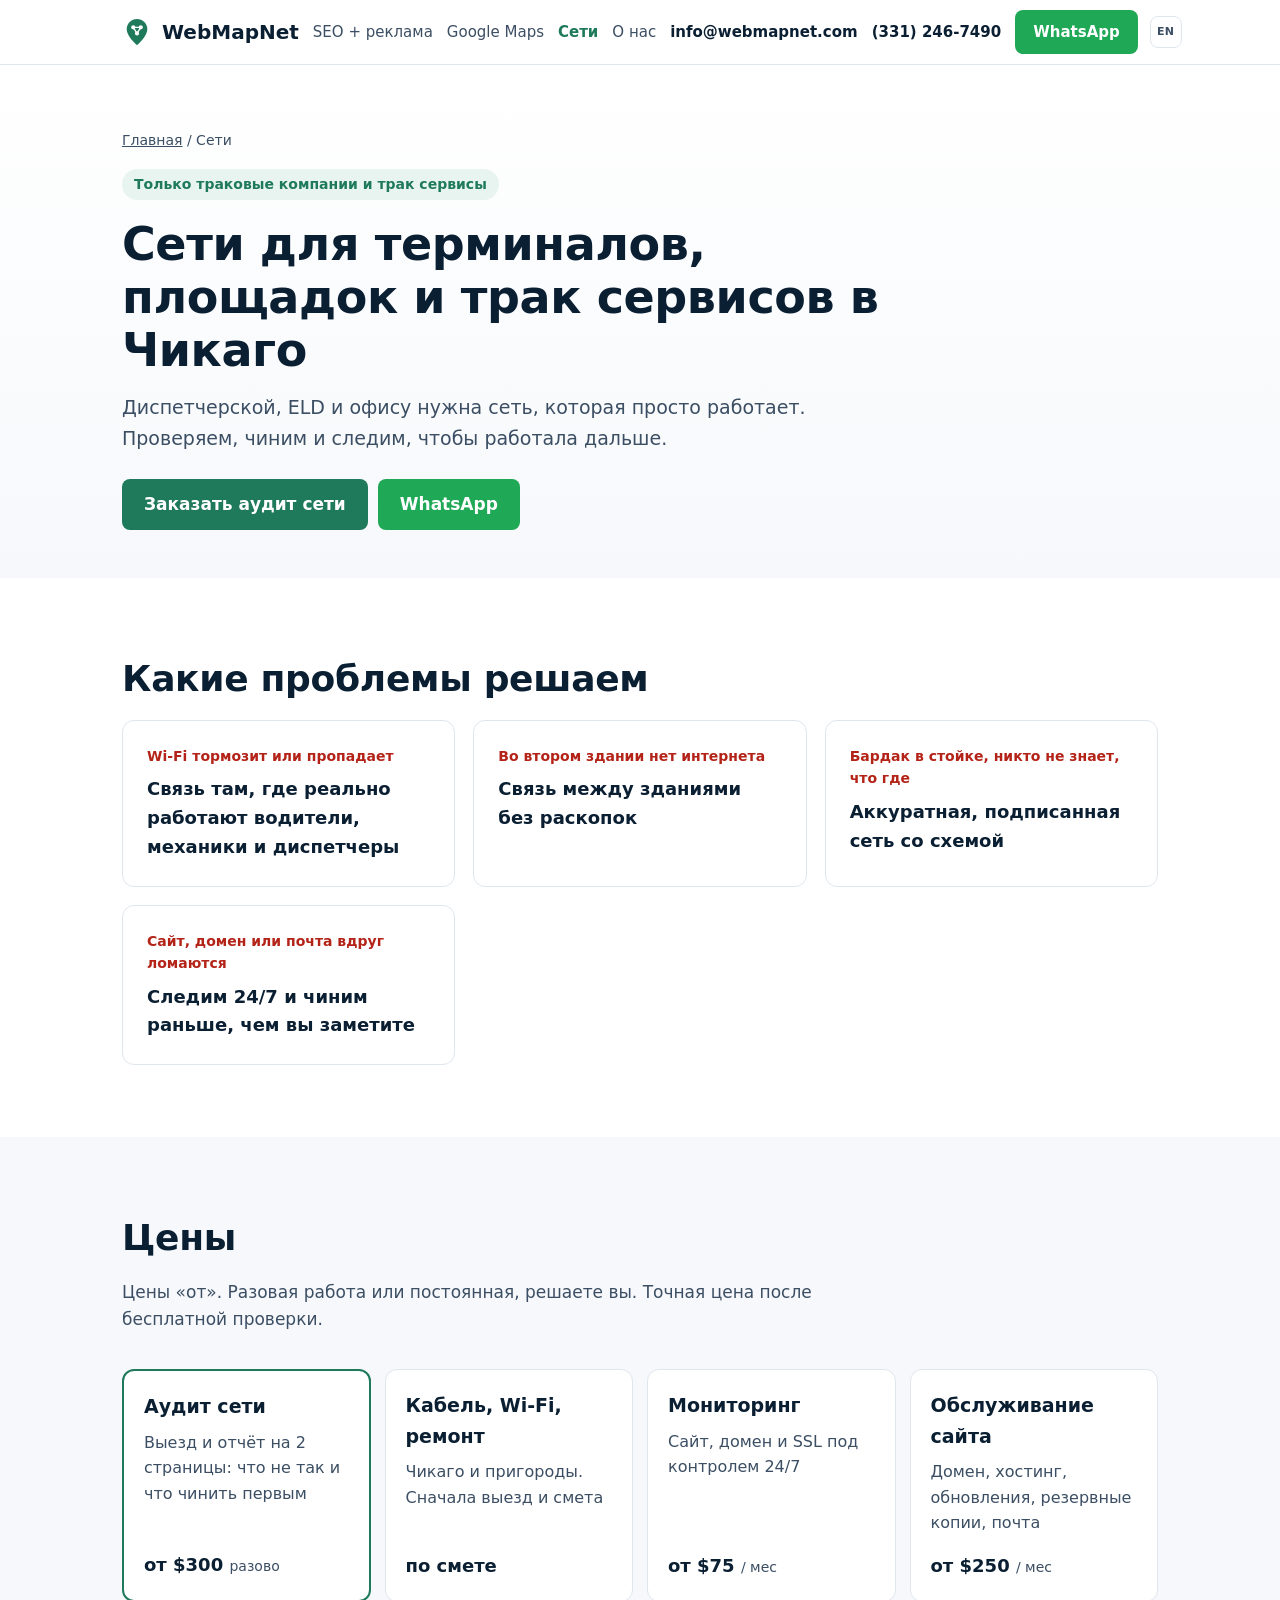
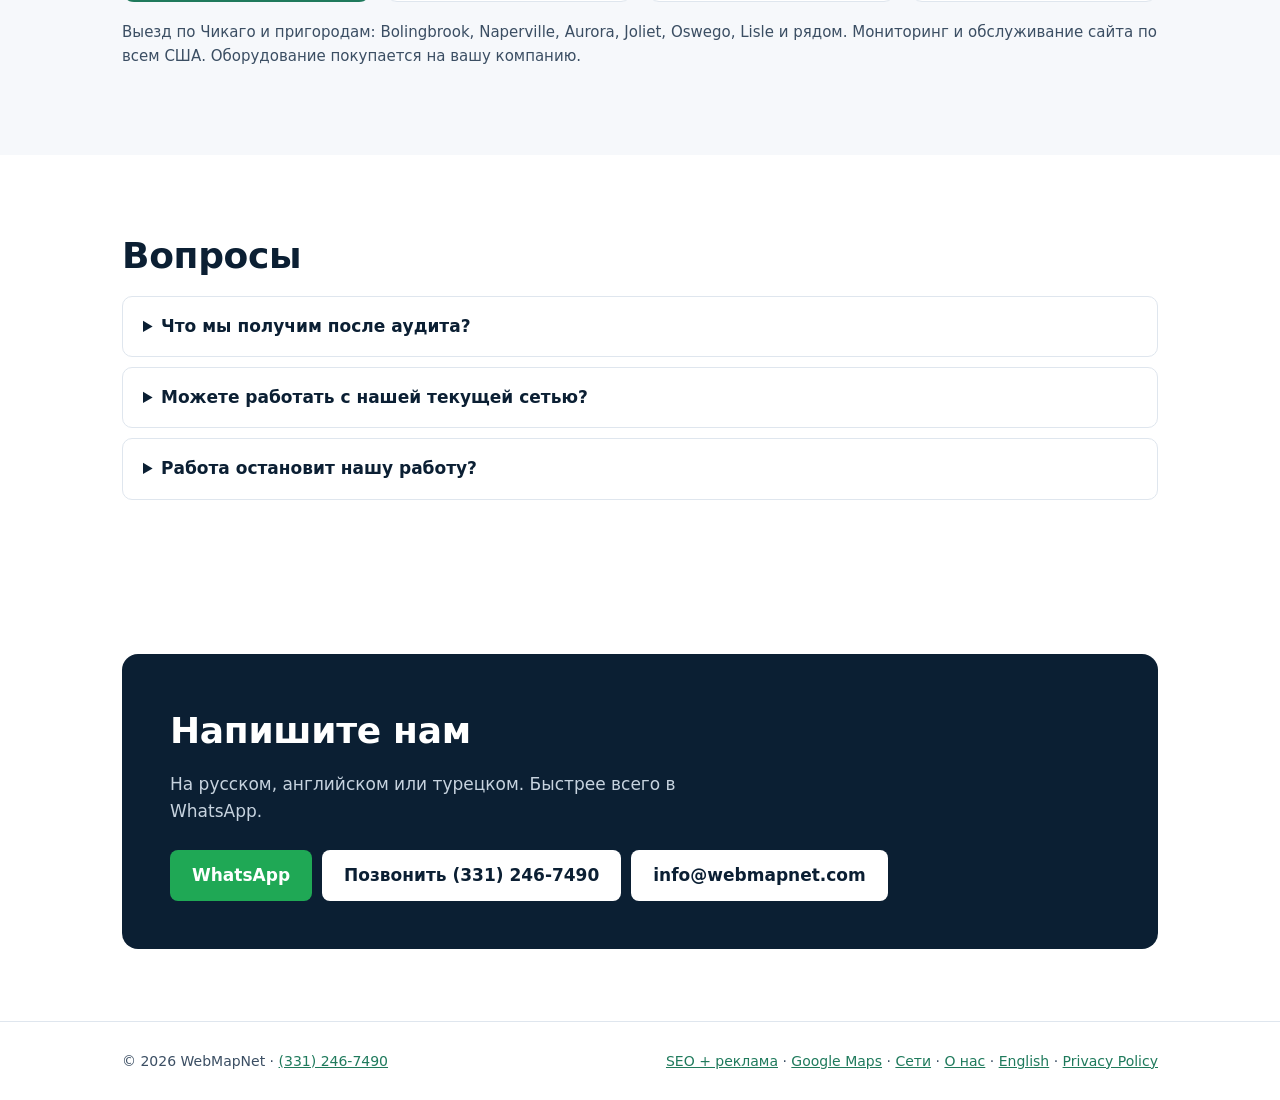
<file: ru/network/index.html>
<!DOCTYPE html>
<html lang="ru">
<head>
<script async src="https://www.googletagmanager.com/gtag/js?id=G-Y533SJLC1R"></script>
<script>
  window.dataLayer = window.dataLayer || [];
  function gtag(){dataLayer.push(arguments);}
  gtag('js', new Date());
  gtag('config', 'G-Y533SJLC1R');
</script>
<meta charset="utf-8">
<meta name="viewport" content="width=device-width, initial-scale=1">
<title>Сети, кабель и Wi-Fi для траковых компаний в Чикаго | WebMapNet</title>
<meta name="description" content="Аудит сети от $300, кабель, Wi-Fi, связь между зданиями и ремонт сети для терминалов, площадок и трак сервисов в Чикаго и пригородах.">
<link rel="canonical" href="https://webmapnet.com/ru/network/">
<link rel="alternate" hreflang="en" href="https://webmapnet.com/network/">
<link rel="alternate" hreflang="ru" href="https://webmapnet.com/ru/network/">
<link rel="alternate" hreflang="x-default" href="https://webmapnet.com/network/">
<link rel="icon" href="/favicon.svg" type="image/svg+xml">
<link rel="stylesheet" href="/styles.css">
<meta name="theme-color" content="#0b1f33">
<meta property="og:type" content="website">
<meta property="og:url" content="https://webmapnet.com/ru/network/">
<meta property="og:title" content="Сети, кабель и Wi-Fi для траковых компаний в Чикаго | WebMapNet">
<meta property="og:description" content="Аудит сети от $300, кабель, Wi-Fi, связь между зданиями и ремонт сети для терминалов, площадок и трак сервисов в Чикаго и пригородах.">
<meta name="twitter:card" content="summary">
<script type="application/ld+json">
{
  "@context": "https://schema.org",
  "@graph": [
    {
      "@type": "Service",
      "name": "Сети для терминалов, площадок и трак сервисов в Чикаго",
      "serviceType": "Монтаж и обслуживание сетей",
      "provider": {
        "@type": "ProfessionalService",
        "@id": "https://webmapnet.com/#org",
        "name": "WebMapNet",
        "url": "https://webmapnet.com/"
      },
      "areaServed": "Chicago metropolitan area, Illinois",
      "inLanguage": "ru",
      "url": "https://webmapnet.com/ru/network/",
      "hasOfferCatalog": {
        "@type": "OfferCatalog",
        "name": "Сети",
        "itemListElement": [
          {
            "@type": "Offer",
            "itemOffered": {
              "@type": "Service",
              "name": "Аудит сети",
              "areaServed": "Chicago metropolitan area, Illinois"
            },
            "priceSpecification": {
              "@type": "PriceSpecification",
              "minPrice": "300",
              "priceCurrency": "USD"
            }
          },
          {
            "@type": "Offer",
            "itemOffered": {
              "@type": "Service",
              "name": "Кабель, Wi-Fi и ремонт сети",
              "areaServed": "Chicago metropolitan area, Illinois"
            }
          },
          {
            "@type": "Offer",
            "itemOffered": {
              "@type": "Service",
              "name": "Мониторинг"
            },
            "priceSpecification": {
              "@type": "UnitPriceSpecification",
              "minPrice": "75",
              "priceCurrency": "USD",
              "unitText": "MONTH"
            }
          },
          {
            "@type": "Offer",
            "itemOffered": {
              "@type": "Service",
              "name": "Обслуживание сайта"
            },
            "priceSpecification": {
              "@type": "UnitPriceSpecification",
              "minPrice": "250",
              "priceCurrency": "USD",
              "unitText": "MONTH"
            }
          }
        ]
      }
    },
    {
      "@type": "BreadcrumbList",
      "itemListElement": [
        {
          "@type": "ListItem",
          "position": 1,
          "name": "Главная",
          "item": "https://webmapnet.com/ru/"
        },
        {
          "@type": "ListItem",
          "position": 2,
          "name": "Сети",
          "item": "https://webmapnet.com/ru/network/"
        }
      ]
    },
    {
      "@type": "FAQPage",
      "mainEntity": [
        {
          "@type": "Question",
          "name": "Что мы получим после аудита?",
          "acceptedAnswer": {
            "@type": "Answer",
            "text": "Отчёт на 2 страницы: что работает, что нет, что чинить первым и примерная стоимость. Можно использовать с нами или с кем угодно."
          }
        },
        {
          "@type": "Question",
          "name": "Можете работать с нашей текущей сетью?",
          "acceptedAnswer": {
            "@type": "Answer",
            "text": "Да. Обычно начинаем с ремонта того, что есть, а не с замены."
          }
        },
        {
          "@type": "Question",
          "name": "Работа остановит нашу работу?",
          "acceptedAnswer": {
            "@type": "Answer",
            "text": "Планируем под ваш график, при необходимости после рабочего дня."
          }
        }
      ]
    }
  ]
}
</script>
</head>
<body>
<header>
  <div class="wrap nav">
    <a class="brand" href="/ru/" aria-label="WebMapNet">
      <svg viewBox="0 0 32 32" aria-hidden="true"><path d="M16 2c-6.1 0-11 4.8-11 10.8C5 21 16 30 16 30s11-9 11-17.2C27 6.8 22.1 2 16 2z" fill="#1f7a5c"/><circle cx="12" cy="11" r="2.2" fill="#fff"/><circle cx="20" cy="11" r="2.2" fill="#fff"/><circle cx="16" cy="17.5" r="2.2" fill="#fff"/><path d="M12 11h8M12 11l4 6.5M20 11l-4 6.5" stroke="#fff" stroke-width="1.4"/></svg>
      WebMapNet
    </a>
    <nav>
      <a href="/ru/seo-google-ads/">SEO + реклама</a>
      <a href="/ru/google-maps/">Google Maps</a>
      <a href="/ru/network/" class="on" aria-current="page">Сети</a>
      <a href="/ru/about/">О нас</a>
      <a class="phone email" href="mailto:info@webmapnet.com?subject=%D0%92%D0%BE%D0%BF%D1%80%D0%BE%D1%81%20%D1%81%20%D1%81%D0%B0%D0%B9%D1%82%D0%B0">info@webmapnet.com</a>
      <a class="phone tel" href="tel:+13312467490">(331) 246-7490</a>
      <a class="btn wa" href="https://wa.me/13312467490?text=Hi%20WebMapNet%2C%20%D0%97%D0%B4%D1%80%D0%B0%D0%B2%D1%81%D1%82%D0%B2%D1%83%D0%B9%D1%82%D0%B5%21%20" target="_blank" rel="noopener">WhatsApp</a>
      <a class="lang" href="/network/" hreflang="en" lang="en" title="English" aria-label="English version">EN</a>
    </nav>
  </div>
</header>

<main>
<section class="phero">
  <div class="wrap">
    <div class="crumbs"><a href="/ru/">Главная</a> / Сети</div>
    <span class="eyebrow">Только траковые компании и трак сервисы</span>
    <h1>Сети для терминалов, площадок и трак сервисов в Чикаго</h1>
    <p>Диспетчерской, ELD и офису нужна сеть, которая просто работает. Проверяем, чиним и следим, чтобы работала дальше.</p>
    <div class="ctas btns">
      <a class="btn" href="mailto:info@webmapnet.com?subject=%D0%90%D1%83%D0%B4%D0%B8%D1%82%20%D1%81%D0%B5%D1%82%D0%B8&amp;body=%D0%90%D0%B4%D1%80%D0%B5%D1%81%3A%20">Заказать аудит сети</a>
      <a class="btn wa" href="https://wa.me/13312467490?text=Hi%20WebMapNet%2C%20%D0%97%D0%B4%D1%80%D0%B0%D0%B2%D1%81%D1%82%D0%B2%D1%83%D0%B9%D1%82%D0%B5%21%20%D0%9D%D1%83%D0%B6%D0%B5%D0%BD%20%D0%B0%D1%83%D0%B4%D0%B8%D1%82%20%D1%81%D0%B5%D1%82%D0%B8.%20%D0%90%D0%B4%D1%80%D0%B5%D1%81%3A%20" target="_blank" rel="noopener">WhatsApp</a>
    </div>
  </div>
</section>

<section>
  <div class="wrap">
    <h2>Какие проблемы решаем</h2>
    <div class="grid">
      <div class="card prob dircard"><p class="pq">Wi-Fi тормозит или пропадает</p><h3>Связь там, где реально работают водители, механики и диспетчеры</h3></div>
      <div class="card prob dircard"><p class="pq">Во втором здании нет интернета</p><h3>Связь между зданиями без раскопок</h3></div>
      <div class="card prob dircard"><p class="pq">Бардак в стойке, никто не знает, что где</p><h3>Аккуратная, подписанная сеть со схемой</h3></div>
      <div class="card prob dircard"><p class="pq">Сайт, домен или почта вдруг ломаются</p><h3>Следим 24/7 и чиним раньше, чем вы заметите</h3></div>
    </div>
  </div>
</section>

<section class="alt" id="pricing">
  <div class="wrap">
    <h2>Цены</h2>
    <p class="lead">Цены «от». Разовая работа или постоянная, решаете вы. Точная цена после бесплатной проверки.</p>
    <div class="grid tight">
      <div class="card featured"><h3>Аудит сети</h3><p>Выезд и отчёт на 2 страницы: что не так и что чинить первым</p><div class="price">от $300 <small>разово</small></div></div>
      <div class="card"><h3>Кабель, Wi-Fi, ремонт</h3><p>Чикаго и пригороды. Сначала выезд и смета</p><div class="price">по смете</div></div>
      <div class="card"><h3>Мониторинг</h3><p>Сайт, домен и SSL под контролем 24/7</p><div class="price">от $75 <small>/ мес</small></div></div>
      <div class="card"><h3>Обслуживание сайта</h3><p>Домен, хостинг, обновления, резервные копии, почта</p><div class="price">от $250 <small>/ мес</small></div></div>
    </div>
    <p class="note">Выезд по Чикаго и пригородам: Bolingbrook, Naperville, Aurora, Joliet, Oswego, Lisle и рядом. Мониторинг и обслуживание сайта по всем США. Оборудование покупается на вашу компанию.</p>
  </div>
</section>

<section class="faq">
  <div class="wrap">
    <h2>Вопросы</h2>
      <details><summary>Что мы получим после аудита?</summary><p>Отчёт на 2 страницы: что работает, что нет, что чинить первым и примерная стоимость. Можно использовать с нами или с кем угодно.</p></details>
      <details><summary>Можете работать с нашей текущей сетью?</summary><p>Да. Обычно начинаем с ремонта того, что есть, а не с замены.</p></details>
      <details><summary>Работа остановит нашу работу?</summary><p>Планируем под ваш график, при необходимости после рабочего дня.</p></details>
  </div>
</section>

<section id="contact">
  <div class="wrap">
    <div class="contact">
      <div>
        <h2>Напишите нам</h2>
        <p>На русском, английском или турецком. Быстрее всего в WhatsApp.</p>
      </div>
      <div class="btns">
        <a class="btn wa" href="https://wa.me/13312467490?text=Hi%20WebMapNet%2C%20%D0%97%D0%B4%D1%80%D0%B0%D0%B2%D1%81%D1%82%D0%B2%D1%83%D0%B9%D1%82%D0%B5%21%20" target="_blank" rel="noopener">WhatsApp</a>
        <a class="btn" href="tel:+13312467490">Позвонить (331) 246-7490</a>
        <a class="btn" href="mailto:info@webmapnet.com?subject=%D0%92%D0%BE%D0%BF%D1%80%D0%BE%D1%81%20%D1%81%20%D1%81%D0%B0%D0%B9%D1%82%D0%B0">info@webmapnet.com</a>
      </div>
    </div>
  </div>
</section>
</main>
<div class="mbar"><a class="btn call" href="tel:+13312467490">Позвонить</a><a class="btn wa" href="https://wa.me/13312467490?text=Hi%20WebMapNet%2C%20%D0%97%D0%B4%D1%80%D0%B0%D0%B2%D1%81%D1%82%D0%B2%D1%83%D0%B9%D1%82%D0%B5%21%20" target="_blank" rel="noopener">WhatsApp</a><a class="btn ghost" href="mailto:info@webmapnet.com?subject=%D0%92%D0%BE%D0%BF%D1%80%D0%BE%D1%81%20%D1%81%20%D1%81%D0%B0%D0%B9%D1%82%D0%B0">Почта</a></div>

<footer>
  <div class="wrap">
    <span>&copy; 2026 WebMapNet &middot; <a href="tel:+13312467490">(331) 246-7490</a></span>
    <span><a href="/ru/seo-google-ads/">SEO + реклама</a> &middot; <a href="/ru/google-maps/">Google Maps</a> &middot; <a href="/ru/network/">Сети</a> &middot; <a href="/ru/about/">О нас</a> &middot; <a href="/network/" hreflang="en">English</a> &middot; <a href="/privacy">Privacy Policy</a></span>
  </div>
</footer>
<script src="/site.js" defer></script>
</body>
</html>
</file>
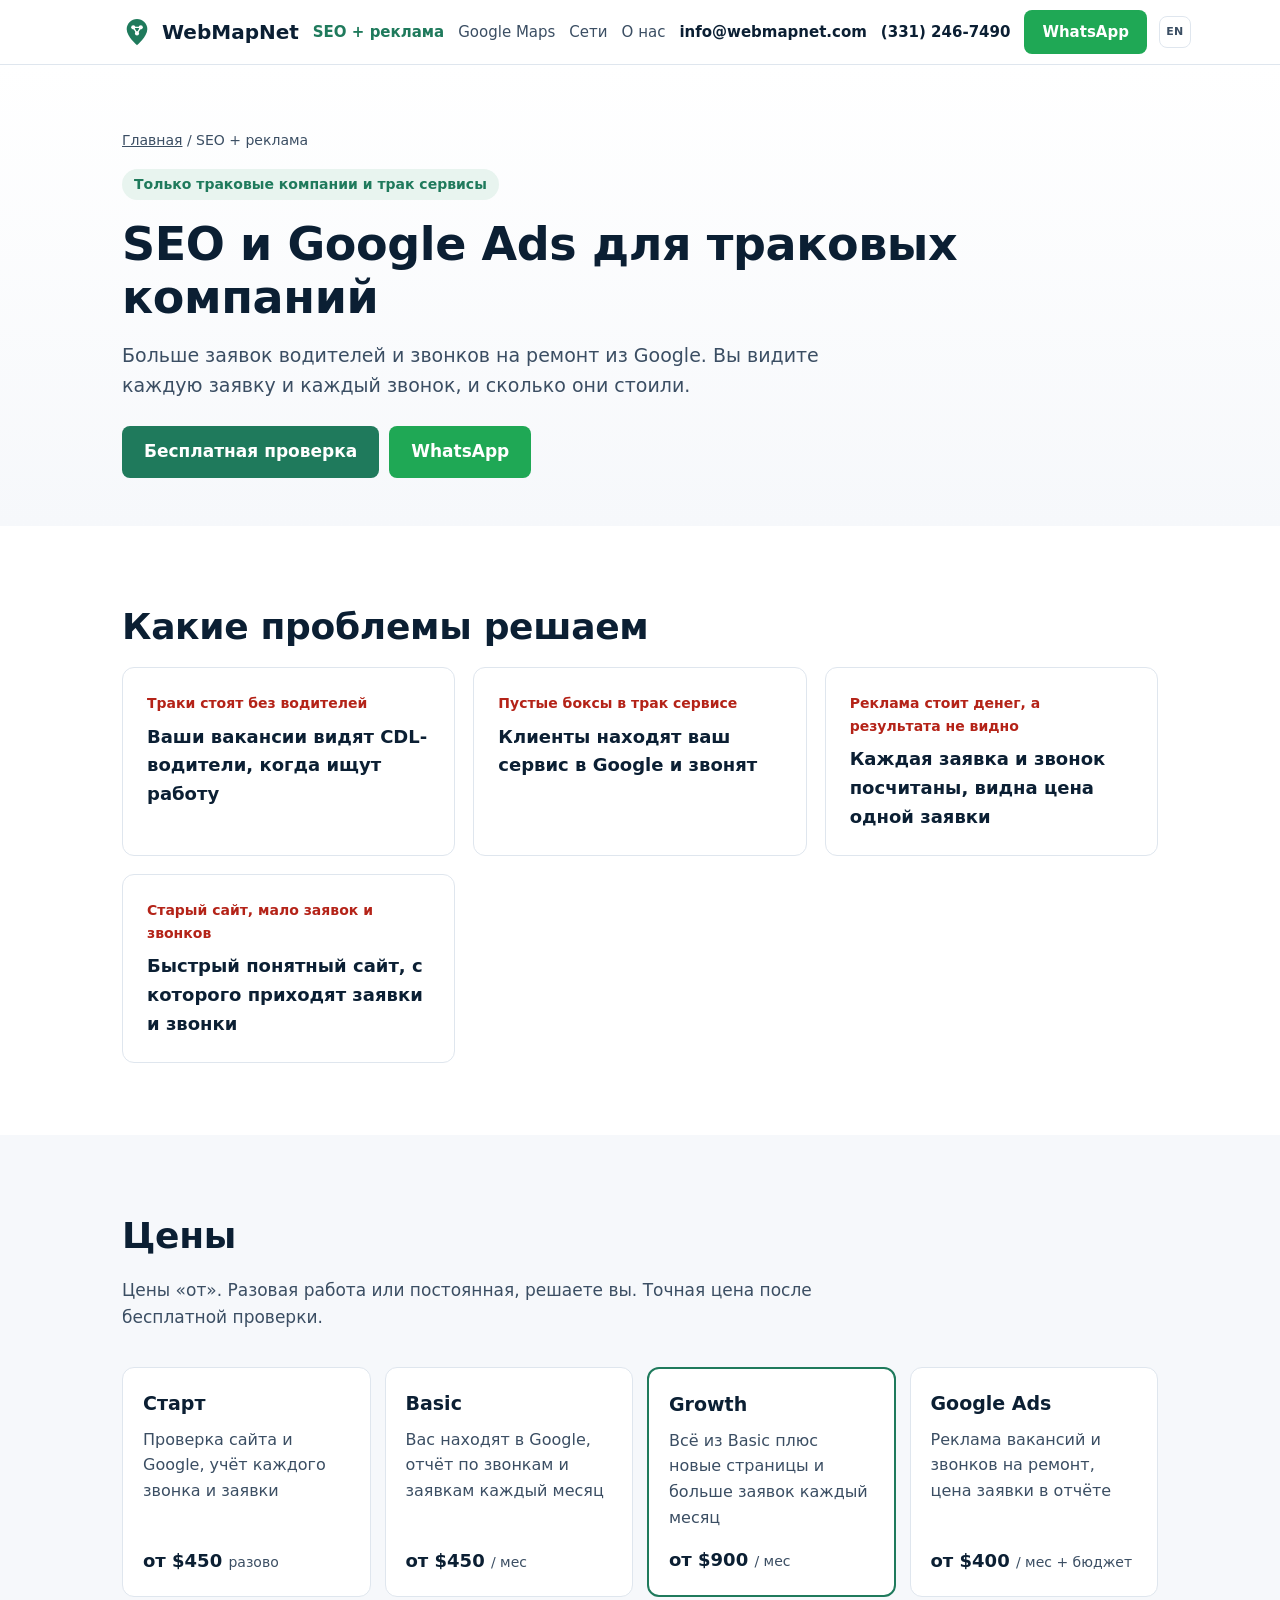
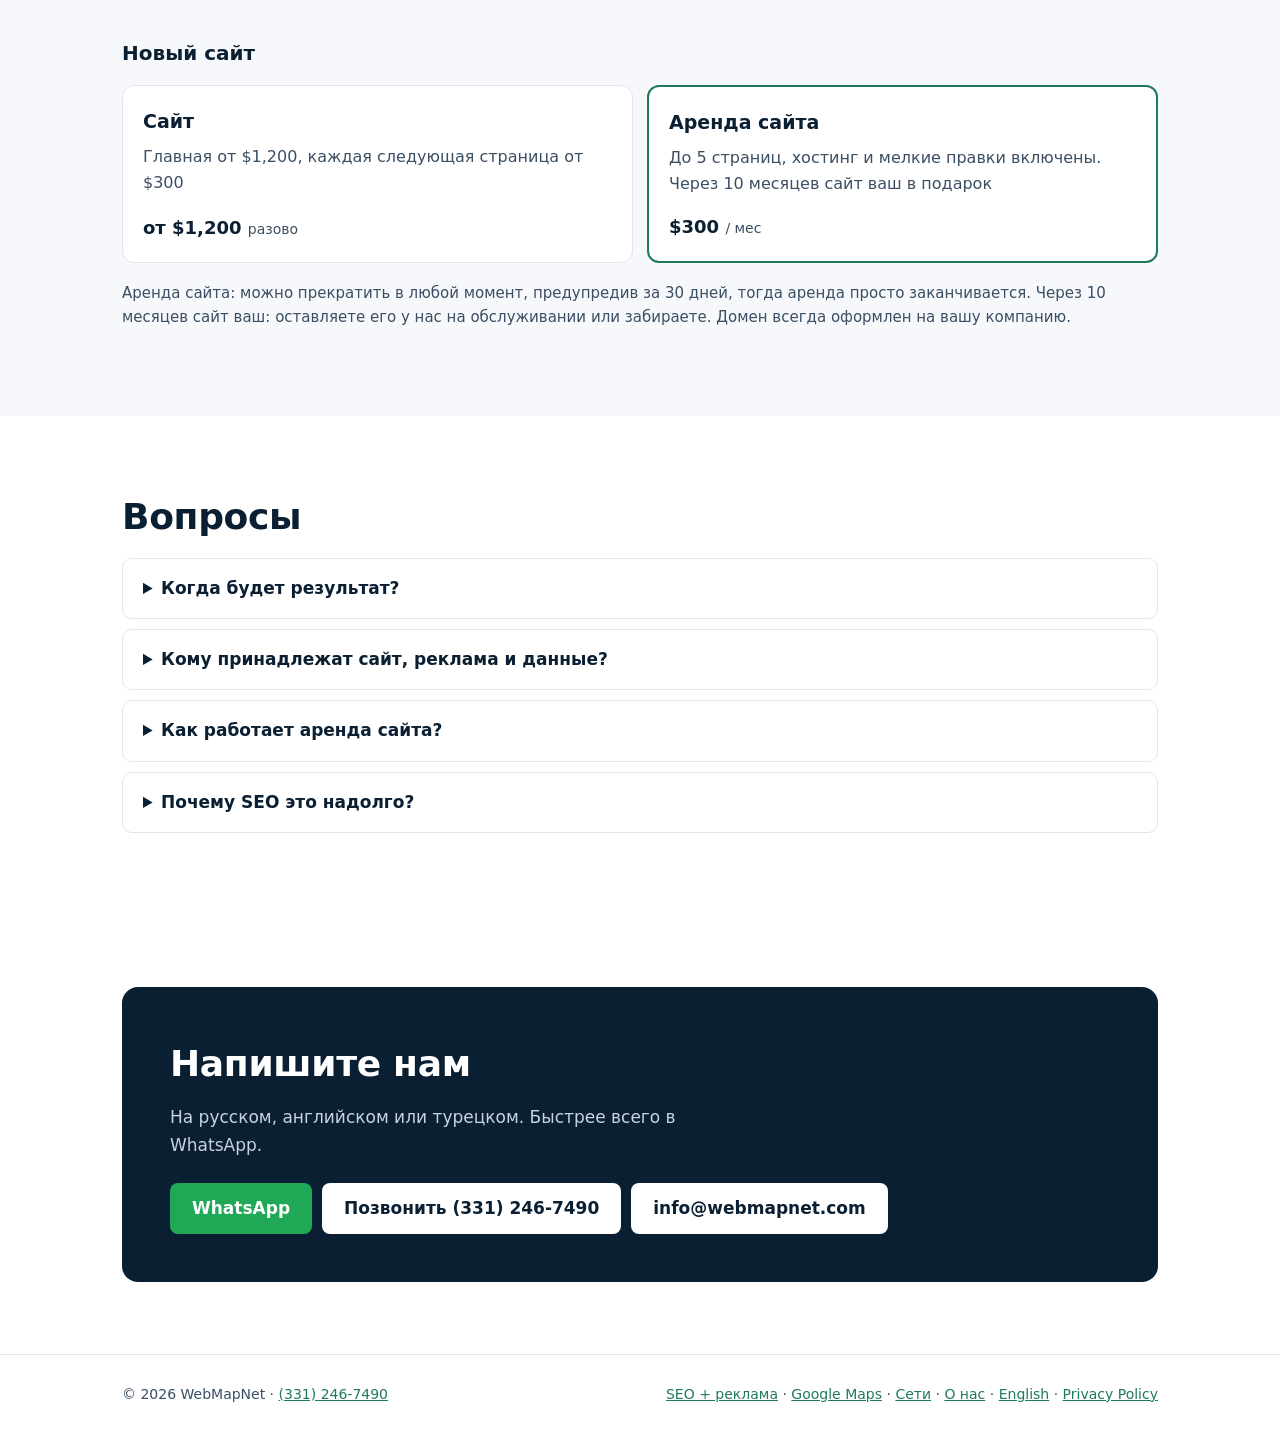
<file: ru/seo-google-ads/index.html>
<!DOCTYPE html>
<html lang="ru">
<head>
<script async src="https://www.googletagmanager.com/gtag/js?id=G-Y533SJLC1R"></script>
<script>
  window.dataLayer = window.dataLayer || [];
  function gtag(){dataLayer.push(arguments);}
  gtag('js', new Date());
  gtag('config', 'G-Y533SJLC1R');
</script>
<meta charset="utf-8">
<meta name="viewport" content="width=device-width, initial-scale=1">
<title>SEO и Google Ads для траковых компаний и трак сервисов | WebMapNet</title>
<meta name="description" content="Больше заявок CDL-водителей и звонков на ремонт из Google. SEO, Google Ads и сайты, в том числе аренда сайта от $300 в месяц.">
<link rel="canonical" href="https://webmapnet.com/ru/seo-google-ads/">
<link rel="alternate" hreflang="en" href="https://webmapnet.com/seo-google-ads/">
<link rel="alternate" hreflang="ru" href="https://webmapnet.com/ru/seo-google-ads/">
<link rel="alternate" hreflang="x-default" href="https://webmapnet.com/seo-google-ads/">
<link rel="icon" href="/favicon.svg" type="image/svg+xml">
<link rel="stylesheet" href="/styles.css">
<meta name="theme-color" content="#0b1f33">
<meta property="og:type" content="website">
<meta property="og:url" content="https://webmapnet.com/ru/seo-google-ads/">
<meta property="og:title" content="SEO и Google Ads для траковых компаний и трак сервисов | WebMapNet">
<meta property="og:description" content="Больше заявок CDL-водителей и звонков на ремонт из Google. SEO, Google Ads и сайты, в том числе аренда сайта от $300 в месяц.">
<meta name="twitter:card" content="summary">
<script type="application/ld+json">
{
  "@context": "https://schema.org",
  "@graph": [
    {
      "@type": "Service",
      "name": "SEO и Google Ads для траковых компаний",
      "serviceType": "SEO и Google Ads",
      "provider": {
        "@type": "ProfessionalService",
        "@id": "https://webmapnet.com/#org",
        "name": "WebMapNet",
        "url": "https://webmapnet.com/"
      },
      "areaServed": "US",
      "inLanguage": "ru",
      "url": "https://webmapnet.com/ru/seo-google-ads/",
      "hasOfferCatalog": {
        "@type": "OfferCatalog",
        "name": "SEO + реклама",
        "itemListElement": [
          {
            "@type": "Offer",
            "itemOffered": {
              "@type": "Service",
              "name": "Старт"
            },
            "priceSpecification": {
              "@type": "PriceSpecification",
              "minPrice": "450",
              "priceCurrency": "USD"
            }
          },
          {
            "@type": "Offer",
            "itemOffered": {
              "@type": "Service",
              "name": "SEO Basic"
            },
            "priceSpecification": {
              "@type": "UnitPriceSpecification",
              "minPrice": "450",
              "priceCurrency": "USD",
              "unitText": "MONTH"
            }
          },
          {
            "@type": "Offer",
            "itemOffered": {
              "@type": "Service",
              "name": "SEO Growth"
            },
            "priceSpecification": {
              "@type": "UnitPriceSpecification",
              "minPrice": "900",
              "priceCurrency": "USD",
              "unitText": "MONTH"
            }
          },
          {
            "@type": "Offer",
            "itemOffered": {
              "@type": "Service",
              "name": "Google Ads"
            },
            "priceSpecification": {
              "@type": "UnitPriceSpecification",
              "minPrice": "400",
              "priceCurrency": "USD",
              "unitText": "MONTH"
            }
          },
          {
            "@type": "Offer",
            "itemOffered": {
              "@type": "Service",
              "name": "Новый сайт"
            },
            "priceSpecification": {
              "@type": "PriceSpecification",
              "minPrice": "1200",
              "priceCurrency": "USD"
            }
          },
          {
            "@type": "Offer",
            "itemOffered": {
              "@type": "Service",
              "name": "Аренда сайта"
            },
            "priceSpecification": {
              "@type": "UnitPriceSpecification",
              "minPrice": "300",
              "priceCurrency": "USD",
              "unitText": "MONTH"
            }
          }
        ]
      }
    },
    {
      "@type": "BreadcrumbList",
      "itemListElement": [
        {
          "@type": "ListItem",
          "position": 1,
          "name": "Главная",
          "item": "https://webmapnet.com/ru/"
        },
        {
          "@type": "ListItem",
          "position": 2,
          "name": "SEO + реклама",
          "item": "https://webmapnet.com/ru/seo-google-ads/"
        }
      ]
    },
    {
      "@type": "FAQPage",
      "mainEntity": [
        {
          "@type": "Question",
          "name": "Когда будет результат?",
          "acceptedAnswer": {
            "@type": "Answer",
            "text": "Google Ads может дать заявки уже в первую неделю. Результат из поиска растёт 3-6 месяцев и потом приходит без оплаты за каждый клик."
          }
        },
        {
          "@type": "Question",
          "name": "Кому принадлежат сайт, реклама и данные?",
          "acceptedAnswer": {
            "@type": "Answer",
            "text": "Вашей компании. Домен, Google-карточка, рекламный аккаунт и данные оформлены на вас."
          }
        },
        {
          "@type": "Question",
          "name": "Как работает аренда сайта?",
          "acceptedAnswer": {
            "@type": "Answer",
            "text": "$300 в месяц, хостинг и мелкие правки включены. Можно прекратить в любой момент, предупредив за 30 дней. Через 10 месяцев сайт ваш в подарок."
          }
        },
        {
          "@type": "Question",
          "name": "Почему SEO это надолго?",
          "acceptedAnswer": {
            "@type": "Answer",
            "text": "Выйти в топ Google одна задача, удержаться там другая: конкуренты работают, Google меняется. Поэтому SEO планируем на годы, а не на недели."
          }
        }
      ]
    }
  ]
}
</script>
</head>
<body>
<header>
  <div class="wrap nav">
    <a class="brand" href="/ru/" aria-label="WebMapNet">
      <svg viewBox="0 0 32 32" aria-hidden="true"><path d="M16 2c-6.1 0-11 4.8-11 10.8C5 21 16 30 16 30s11-9 11-17.2C27 6.8 22.1 2 16 2z" fill="#1f7a5c"/><circle cx="12" cy="11" r="2.2" fill="#fff"/><circle cx="20" cy="11" r="2.2" fill="#fff"/><circle cx="16" cy="17.5" r="2.2" fill="#fff"/><path d="M12 11h8M12 11l4 6.5M20 11l-4 6.5" stroke="#fff" stroke-width="1.4"/></svg>
      WebMapNet
    </a>
    <nav>
      <a href="/ru/seo-google-ads/" class="on" aria-current="page">SEO + реклама</a>
      <a href="/ru/google-maps/">Google Maps</a>
      <a href="/ru/network/">Сети</a>
      <a href="/ru/about/">О нас</a>
      <a class="phone email" href="mailto:info@webmapnet.com?subject=%D0%92%D0%BE%D0%BF%D1%80%D0%BE%D1%81%20%D1%81%20%D1%81%D0%B0%D0%B9%D1%82%D0%B0">info@webmapnet.com</a>
      <a class="phone tel" href="tel:+13312467490">(331) 246-7490</a>
      <a class="btn wa" href="https://wa.me/13312467490?text=Hi%20WebMapNet%2C%20%D0%97%D0%B4%D1%80%D0%B0%D0%B2%D1%81%D1%82%D0%B2%D1%83%D0%B9%D1%82%D0%B5%21%20" target="_blank" rel="noopener">WhatsApp</a>
      <a class="lang" href="/seo-google-ads/" hreflang="en" lang="en" title="English" aria-label="English version">EN</a>
    </nav>
  </div>
</header>

<main>
<section class="phero">
  <div class="wrap">
    <div class="crumbs"><a href="/ru/">Главная</a> / SEO + реклама</div>
    <span class="eyebrow">Только траковые компании и трак сервисы</span>
    <h1>SEO и Google Ads для траковых компаний</h1>
    <p>Больше заявок водителей и звонков на ремонт из Google. Вы видите каждую заявку и каждый звонок, и сколько они стоили.</p>
    <div class="ctas btns">
      <a class="btn" href="/ru/#check">Бесплатная проверка</a>
      <a class="btn wa" href="https://wa.me/13312467490?text=Hi%20WebMapNet%2C%20%D0%97%D0%B4%D1%80%D0%B0%D0%B2%D1%81%D1%82%D0%B2%D1%83%D0%B9%D1%82%D0%B5%21%20" target="_blank" rel="noopener">WhatsApp</a>
    </div>
  </div>
</section>

<section>
  <div class="wrap">
    <h2>Какие проблемы решаем</h2>
    <div class="grid">
      <div class="card prob dircard"><p class="pq">Траки стоят без водителей</p><h3>Ваши вакансии видят CDL-водители, когда ищут работу</h3></div>
      <div class="card prob dircard"><p class="pq">Пустые боксы в трак сервисе</p><h3>Клиенты находят ваш сервис в Google и звонят</h3></div>
      <div class="card prob dircard"><p class="pq">Реклама стоит денег, а результата не видно</p><h3>Каждая заявка и звонок посчитаны, видна цена одной заявки</h3></div>
      <div class="card prob dircard"><p class="pq">Старый сайт, мало заявок и звонков</p><h3>Быстрый понятный сайт, с которого приходят заявки и звонки</h3></div>
    </div>
  </div>
</section>

<section class="alt" id="pricing">
  <div class="wrap">
    <h2>Цены</h2>
    <p class="lead">Цены «от». Разовая работа или постоянная, решаете вы. Точная цена после бесплатной проверки.</p>
    <div class="grid tight">
      <div class="card"><h3>Старт</h3><p>Проверка сайта и Google, учёт каждого звонка и заявки</p><div class="price">от $450 <small>разово</small></div></div>
      <div class="card"><h3>Basic</h3><p>Вас находят в Google, отчёт по звонкам и заявкам каждый месяц</p><div class="price">от $450 <small>/ мес</small></div></div>
      <div class="card featured"><h3>Growth</h3><p>Всё из Basic плюс новые страницы и больше заявок каждый месяц</p><div class="price">от $900 <small>/ мес</small></div></div>
      <div class="card"><h3>Google Ads</h3><p>Реклама вакансий и звонков на ремонт, цена заявки в отчёте</p><div class="price">от $400 <small>/ мес + бюджет</small></div></div>
    </div>
    <h3 class="sub">Новый сайт</h3>
    <div class="grid tight">
      <div class="card"><h3>Сайт</h3><p>Главная от $1,200, каждая следующая страница от $300</p><div class="price">от $1,200 <small>разово</small></div></div>
      <div class="card featured"><h3>Аренда сайта</h3><p>До 5 страниц, хостинг и мелкие правки включены. Через 10 месяцев сайт ваш в подарок</p><div class="price">$300 <small>/ мес</small></div></div>
    </div>
    <p class="note">Аренда сайта: можно прекратить в любой момент, предупредив за 30 дней, тогда аренда просто заканчивается. Через 10 месяцев сайт ваш: оставляете его у нас на обслуживании или забираете. Домен всегда оформлен на вашу компанию.</p>
  </div>
</section>

<section class="faq">
  <div class="wrap">
    <h2>Вопросы</h2>
      <details><summary>Когда будет результат?</summary><p>Google Ads может дать заявки уже в первую неделю. Результат из поиска растёт 3-6 месяцев и потом приходит без оплаты за каждый клик.</p></details>
      <details><summary>Кому принадлежат сайт, реклама и данные?</summary><p>Вашей компании. Домен, Google-карточка, рекламный аккаунт и данные оформлены на вас.</p></details>
      <details><summary>Как работает аренда сайта?</summary><p>$300 в месяц, хостинг и мелкие правки включены. Можно прекратить в любой момент, предупредив за 30 дней. Через 10 месяцев сайт ваш в подарок.</p></details>
      <details><summary>Почему SEO это надолго?</summary><p>Выйти в топ Google одна задача, удержаться там другая: конкуренты работают, Google меняется. Поэтому SEO планируем на годы, а не на недели.</p></details>
  </div>
</section>

<section id="contact">
  <div class="wrap">
    <div class="contact">
      <div>
        <h2>Напишите нам</h2>
        <p>На русском, английском или турецком. Быстрее всего в WhatsApp.</p>
      </div>
      <div class="btns">
        <a class="btn wa" href="https://wa.me/13312467490?text=Hi%20WebMapNet%2C%20%D0%97%D0%B4%D1%80%D0%B0%D0%B2%D1%81%D1%82%D0%B2%D1%83%D0%B9%D1%82%D0%B5%21%20" target="_blank" rel="noopener">WhatsApp</a>
        <a class="btn" href="tel:+13312467490">Позвонить (331) 246-7490</a>
        <a class="btn" href="mailto:info@webmapnet.com?subject=%D0%92%D0%BE%D0%BF%D1%80%D0%BE%D1%81%20%D1%81%20%D1%81%D0%B0%D0%B9%D1%82%D0%B0">info@webmapnet.com</a>
      </div>
    </div>
  </div>
</section>
</main>
<div class="mbar"><a class="btn call" href="tel:+13312467490">Позвонить</a><a class="btn wa" href="https://wa.me/13312467490?text=Hi%20WebMapNet%2C%20%D0%97%D0%B4%D1%80%D0%B0%D0%B2%D1%81%D1%82%D0%B2%D1%83%D0%B9%D1%82%D0%B5%21%20" target="_blank" rel="noopener">WhatsApp</a><a class="btn ghost" href="mailto:info@webmapnet.com?subject=%D0%92%D0%BE%D0%BF%D1%80%D0%BE%D1%81%20%D1%81%20%D1%81%D0%B0%D0%B9%D1%82%D0%B0">Почта</a></div>

<footer>
  <div class="wrap">
    <span>&copy; 2026 WebMapNet &middot; <a href="tel:+13312467490">(331) 246-7490</a></span>
    <span><a href="/ru/seo-google-ads/">SEO + реклама</a> &middot; <a href="/ru/google-maps/">Google Maps</a> &middot; <a href="/ru/network/">Сети</a> &middot; <a href="/ru/about/">О нас</a> &middot; <a href="/seo-google-ads/" hreflang="en">English</a> &middot; <a href="/privacy">Privacy Policy</a></span>
  </div>
</footer>
<script src="/site.js" defer></script>
</body>
</html>
</file>
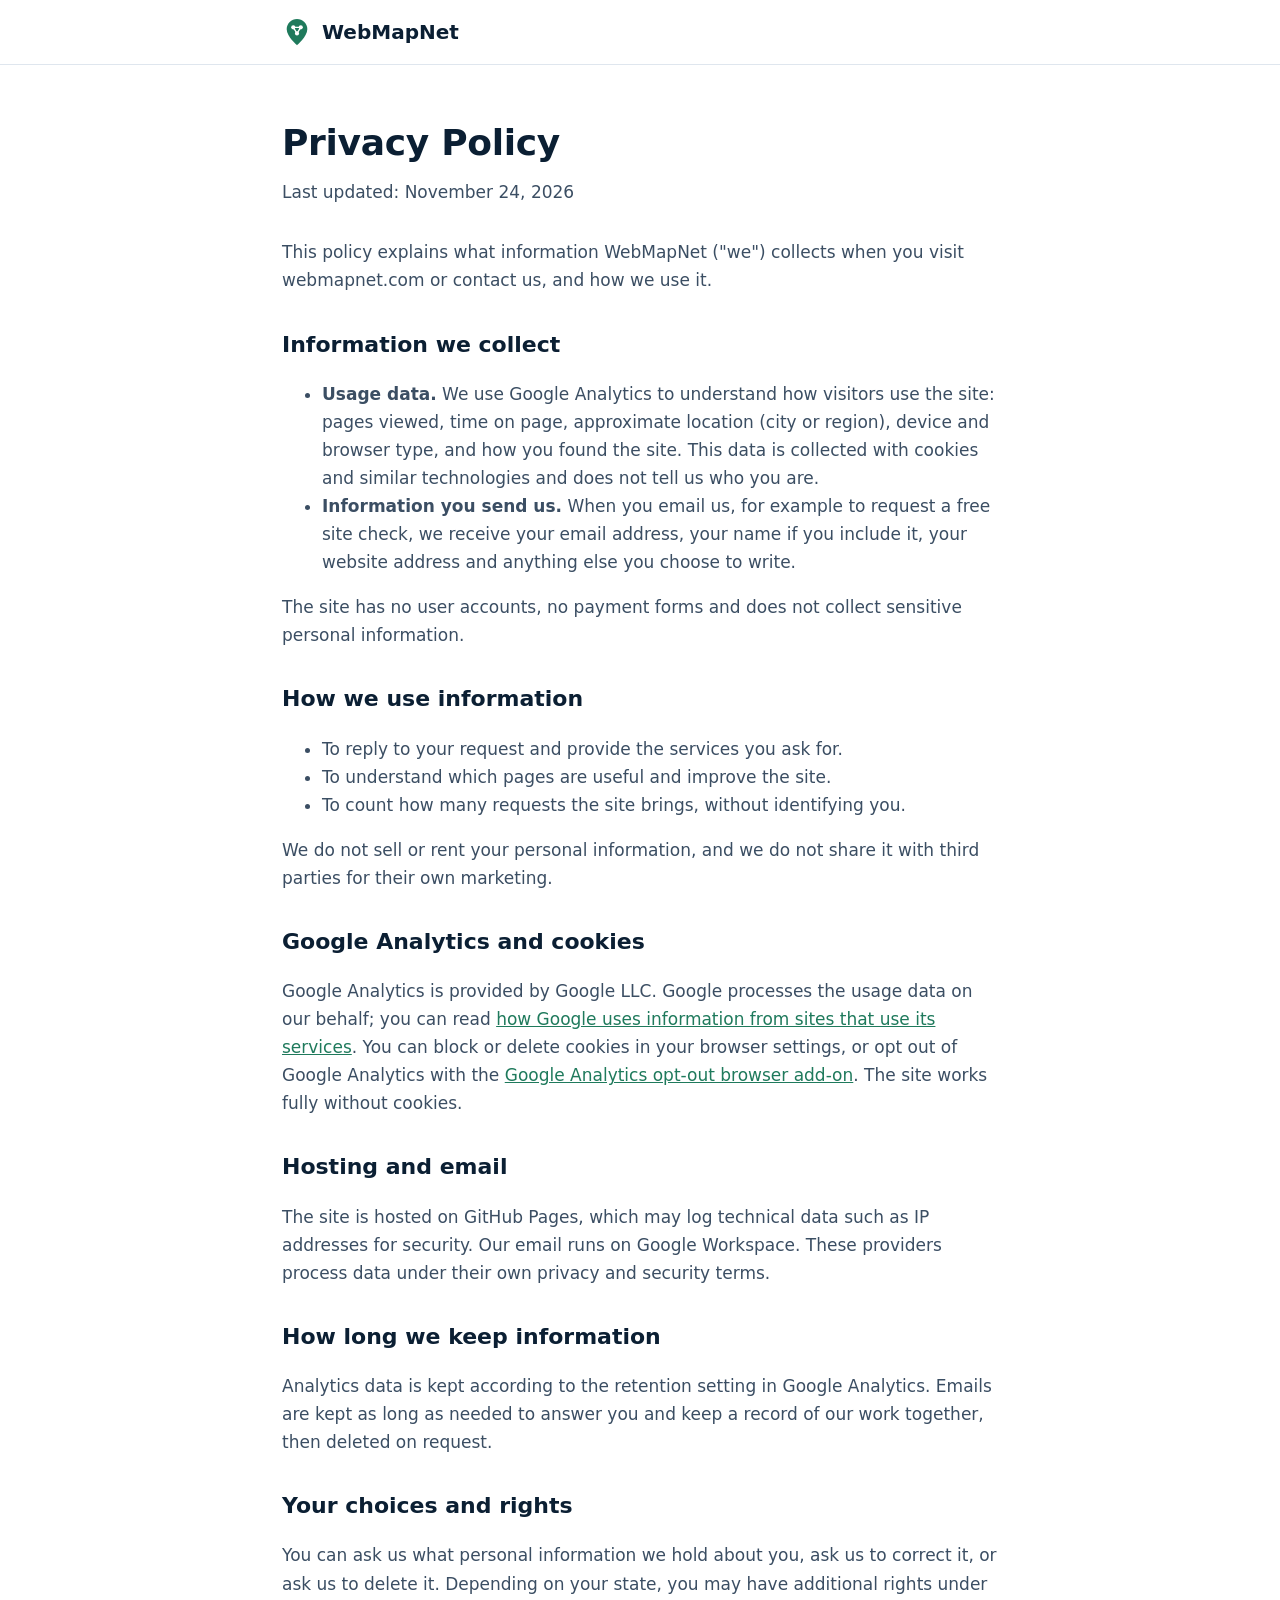
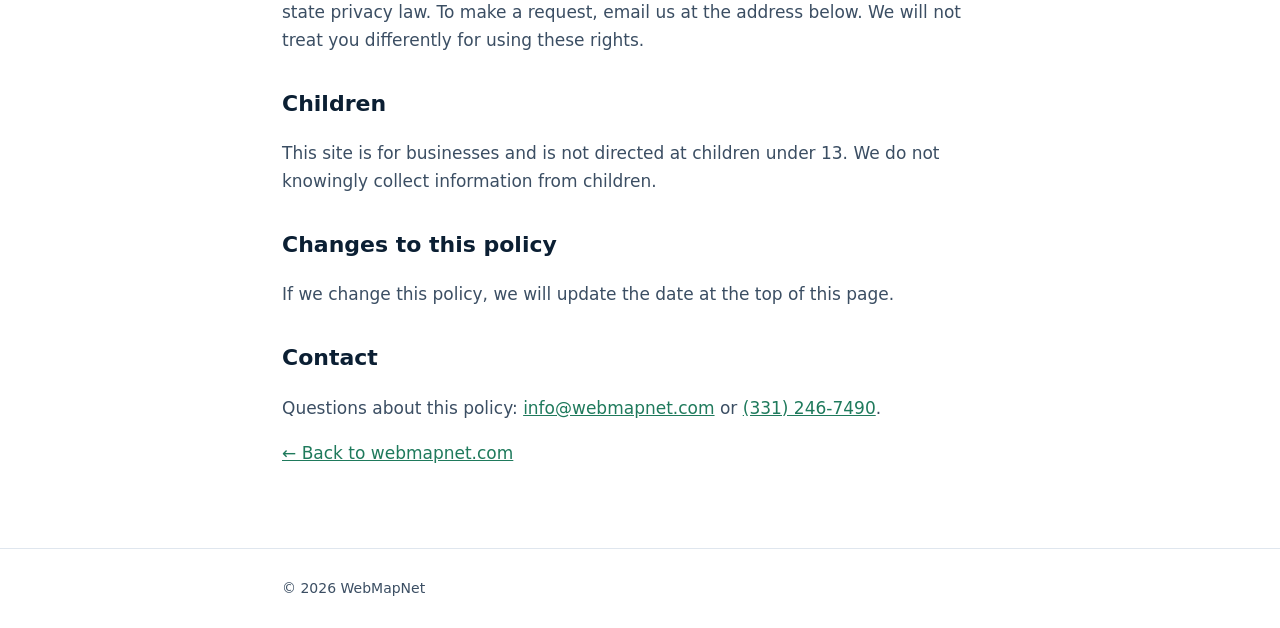
<file: privacy.html>
<!DOCTYPE html>
<html lang="en">
<head>
<!-- Google tag -->
<script async src="https://www.googletagmanager.com/gtag/js?id=G-Y533SJLC1R"></script>
<script>
  window.dataLayer = window.dataLayer || [];
  function gtag(){dataLayer.push(arguments);}
  gtag('js', new Date());
  gtag('config', 'G-Y533SJLC1R');
</script>
<meta charset="utf-8">
<meta name="viewport" content="width=device-width, initial-scale=1">
<title>Privacy Policy | WebMapNet</title>
<meta name="description" content="How WebMapNet collects and uses information on webmapnet.com: Google Analytics, cookies and email.">
<link rel="canonical" href="https://webmapnet.com/privacy">
<link rel="icon" href="/favicon.svg" type="image/svg+xml">
<meta name="theme-color" content="#0b1f33">
<style>
:root{--ink:#0b1f33;--ink2:#3b4e63;--line:#dfe6ee;--acc:#1f7a5c}
*{box-sizing:border-box}
body{margin:0;font:17px/1.65 system-ui,-apple-system,"Segoe UI",Roboto,Helvetica,Arial,sans-serif;color:var(--ink);background:#fff}
a{color:var(--acc)}
.wrap{max-width:760px;margin:0 auto;padding:0 22px}
header{border-bottom:1px solid var(--line)}
.nav{display:flex;align-items:center;height:64px}
.brand{display:flex;align-items:center;gap:10px;font-weight:700;font-size:20px;color:var(--ink);text-decoration:none}
.brand svg{width:30px;height:30px}
main{padding:48px 0 64px}
h1{font-size:36px;margin:0 0 6px;letter-spacing:-.3px}
.date{color:var(--ink2);margin:0 0 32px}
h2{font-size:22px;margin:32px 0 8px}
p,li{color:var(--ink2)}
footer{padding:28px 0;color:var(--ink2);font-size:14px;border-top:1px solid var(--line)}
</style>
</head>
<body>
<header>
  <div class="wrap nav">
    <a class="brand" href="/" aria-label="WebMapNet home">
      <svg viewBox="0 0 32 32" aria-hidden="true"><path d="M16 2c-6.1 0-11 4.8-11 10.8C5 21 16 30 16 30s11-9 11-17.2C27 6.8 22.1 2 16 2z" fill="#1f7a5c"/><circle cx="12" cy="11" r="2.2" fill="#fff"/><circle cx="20" cy="11" r="2.2" fill="#fff"/><circle cx="16" cy="17.5" r="2.2" fill="#fff"/><path d="M12 11h8M12 11l4 6.5M20 11l-4 6.5" stroke="#fff" stroke-width="1.4"/></svg>
      WebMapNet
    </a>
  </div>
</header>

<main>
  <div class="wrap">
    <h1>Privacy Policy</h1>
    <p class="date">Last updated: November 24, 2026</p>

    <p>This policy explains what information WebMapNet ("we") collects when you visit webmapnet.com or contact us, and how we use it.</p>

    <h2>Information we collect</h2>
    <ul>
      <li><strong>Usage data.</strong> We use Google Analytics to understand how visitors use the site: pages viewed, time on page, approximate location (city or region), device and browser type, and how you found the site. This data is collected with cookies and similar technologies and does not tell us who you are.</li>
      <li><strong>Information you send us.</strong> When you email us, for example to request a free site check, we receive your email address, your name if you include it, your website address and anything else you choose to write.</li>
    </ul>
    <p>The site has no user accounts, no payment forms and does not collect sensitive personal information.</p>

    <h2>How we use information</h2>
    <ul>
      <li>To reply to your request and provide the services you ask for.</li>
      <li>To understand which pages are useful and improve the site.</li>
      <li>To count how many requests the site brings, without identifying you.</li>
    </ul>
    <p>We do not sell or rent your personal information, and we do not share it with third parties for their own marketing.</p>

    <h2>Google Analytics and cookies</h2>
    <p>Google Analytics is provided by Google LLC. Google processes the usage data on our behalf; you can read <a href="https://policies.google.com/technologies/partner-sites" rel="noopener">how Google uses information from sites that use its services</a>. You can block or delete cookies in your browser settings, or opt out of Google Analytics with the <a href="https://tools.google.com/dlpage/gaoptout" rel="noopener">Google Analytics opt-out browser add-on</a>. The site works fully without cookies.</p>

    <h2>Hosting and email</h2>
    <p>The site is hosted on GitHub Pages, which may log technical data such as IP addresses for security. Our email runs on Google Workspace. These providers process data under their own privacy and security terms.</p>

    <h2>How long we keep information</h2>
    <p>Analytics data is kept according to the retention setting in Google Analytics. Emails are kept as long as needed to answer you and keep a record of our work together, then deleted on request.</p>

    <h2>Your choices and rights</h2>
    <p>You can ask us what personal information we hold about you, ask us to correct it, or ask us to delete it. Depending on your state, you may have additional rights under state privacy law. To make a request, email us at the address below. We will not treat you differently for using these rights.</p>

    <h2>Children</h2>
    <p>This site is for businesses and is not directed at children under 13. We do not knowingly collect information from children.</p>

    <h2>Changes to this policy</h2>
    <p>If we change this policy, we will update the date at the top of this page.</p>

    <h2>Contact</h2>
    <p>Questions about this policy: <a href="mailto:info@webmapnet.com">info@webmapnet.com</a> or <a href="tel:+13312467490">(331) 246-7490</a>.</p>

    <p><a href="/">&larr; Back to webmapnet.com</a></p>
  </div>
</main>

<footer>
  <div class="wrap">&copy; 2026 WebMapNet</div>
</footer>
</body>
</html>
</file>
<file: styles.css>
:root{--ink:#0b1f33;--ink2:#3b4e63;--line:#dfe6ee;--bg:#f6f8fb;--acc:#1f7a5c;--acc2:#e8f4ef;--w:1080px}
*{box-sizing:border-box}
html{scroll-behavior:smooth}
body{margin:0;font:17px/1.6 system-ui,-apple-system,"Segoe UI",Roboto,Helvetica,Arial,sans-serif;color:var(--ink);background:#fff}
a{color:var(--acc)}
.wrap{max-width:var(--w);margin:0 auto;padding:0 22px}
header{position:sticky;top:0;background:rgba(255,255,255,.95);border-bottom:1px solid var(--line);z-index:5}
.nav{display:flex;align-items:center;justify-content:space-between;height:64px}
.brand{display:flex;align-items:center;gap:10px;font-weight:700;font-size:20px;color:var(--ink);text-decoration:none}
.brand svg{width:30px;height:30px}
.nav nav a{color:var(--ink2);text-decoration:none;margin-left:18px;font-size:15px}
.nav nav a.btn{color:#fff}
.btn{display:inline-block;background:var(--acc);color:#fff;text-decoration:none;padding:12px 22px;border-radius:8px;font-weight:600}
.btn.ghost{background:transparent;color:var(--ink);border:1px solid var(--line)}
.hero{padding:84px 0 72px;background:linear-gradient(180deg,#fff 0%,var(--bg) 100%)}
.eyebrow{display:inline-block;font-size:14px;font-weight:600;color:var(--acc);background:var(--acc2);border-radius:20px;padding:4px 12px;margin-bottom:18px}
.hero h1{font-size:clamp(34px,5vw,54px);line-height:1.12;margin:0 0 18px;max-width:840px;letter-spacing:-.5px}
.hero p{font-size:20px;color:var(--ink2);max-width:680px;margin:0 0 30px}
.hero .ctas{display:flex;gap:12px;flex-wrap:wrap}
section{padding:72px 0}
section.alt{background:var(--bg)}
h2{font-size:clamp(26px,3.4vw,36px);margin:0 0 12px;letter-spacing:-.3px}
.lead{color:var(--ink2);max-width:720px;margin:0 0 36px}
.grid{display:grid;gap:18px;grid-template-columns:repeat(auto-fit,minmax(min(290px,100%),1fr))}
.card{background:#fff;border:1px solid var(--line);border-radius:12px;padding:24px;display:flex;flex-direction:column}
.card h3{margin:0 0 8px;font-size:19px}
.card p{margin:0;color:var(--ink2);font-size:16px}
.card ul{margin:12px 0 0;padding-left:18px;color:var(--ink2);font-size:15px}
.card .price{margin-top:auto;padding-top:16px;font-weight:700;font-size:18px}
.card .price small{font-weight:400;color:var(--ink2);font-size:14px}
.grid.tight{grid-template-columns:repeat(auto-fit,minmax(min(185px,100%),1fr));gap:14px}
.grid.tight .card{padding:20px}
.dirs{display:grid;gap:16px;grid-template-columns:repeat(auto-fit,minmax(min(250px,100%),1fr));margin-top:44px}
.dir{display:block;background:#fff;border:1px solid var(--line);border-radius:14px;padding:22px;text-decoration:none;color:var(--ink)}
.dir:hover{border-color:var(--acc)}
.dir b{display:block;font-size:19px;margin:6px 0 4px}
.dir span{color:var(--ink2);font-size:15px}
.dir i{font-style:normal;font-size:13px;font-weight:700;color:var(--acc)}
.dirhead{display:flex;align-items:baseline;gap:12px;margin-bottom:4px}
.dirhead .num{font-weight:700;color:var(--acc);font-size:15px;white-space:nowrap}
.btn.wa{background:#1fa855}
.btn.call{background:var(--ink)}
.btns{display:flex;flex-wrap:wrap;gap:10px}
.nav .phone{color:var(--ink);font-weight:600}
.contact .btns .btn{background:#fff;color:var(--ink)}
.contact .btns .btn.wa{background:#1fa855;color:#fff}
.mbar{display:none}
@media (max-width:720px){.mbar{display:flex;position:fixed;left:0;right:0;bottom:0;z-index:10;gap:8px;padding:10px 12px calc(10px + env(safe-area-inset-bottom));background:rgba(255,255,255,.97);border-top:1px solid var(--line)}.mbar a{flex:1;background-clip:padding-box;text-align:center;padding:12px 0}body{padding-bottom:72px}}
.card.featured{border:2px solid var(--acc)}
.tag{align-self:flex-start;font-size:13px;font-weight:600;color:var(--acc);background:var(--acc2);border-radius:20px;padding:3px 10px;margin-bottom:12px}
.sub{font-size:20px;margin:40px 0 16px}
.steps{counter-reset:s;display:grid;gap:18px;grid-template-columns:repeat(auto-fit,minmax(min(220px,100%),1fr))}
.step{padding:24px;border-top:3px solid var(--acc);background:#fff;border-radius:0 0 12px 12px;border-left:1px solid var(--line);border-right:1px solid var(--line);border-bottom:1px solid var(--line)}
.step:before{counter-increment:s;content:counter(s);font-weight:700;color:var(--acc);font-size:28px;display:block;margin-bottom:6px}
.step h3{margin:0 0 6px;font-size:18px}
.step p{margin:0;color:var(--ink2);font-size:16px}
.finds{display:grid;gap:12px;grid-template-columns:repeat(auto-fit,minmax(min(300px,100%),1fr));padding:0;margin:0;list-style:none}
.finds li{background:#fff;border:1px solid var(--line);border-radius:10px;padding:14px 16px 14px 44px;position:relative;font-size:16px}
.finds li:before{content:"!";position:absolute;left:14px;top:13px;width:20px;height:20px;border-radius:50%;background:#fdecec;color:#b42318;font-weight:700;font-size:13px;text-align:center;line-height:20px}
.check{display:grid;gap:28px;grid-template-columns:1.1fr 1fr;align-items:start}
.check ol{margin:0;padding-left:22px;color:var(--ink2)}
.check ol li{margin-bottom:6px}
.check .box{background:#fff;border:2px solid var(--acc);border-radius:14px;padding:28px}
.check .box h3{margin:0 0 8px;font-size:22px}
.check .box p{color:var(--ink2);margin:0 0 18px}
.promise{display:grid;gap:18px;grid-template-columns:repeat(auto-fit,minmax(min(240px,100%),1fr))}
.promise div{padding-left:16px;border-left:3px solid var(--acc)}
.promise h3{margin:0 0 4px;font-size:18px}
.promise p{margin:0;color:var(--ink2);font-size:16px}
.note{color:var(--ink2);font-size:15px;margin-top:18px}
.contact{background:var(--ink);color:#fff;border-radius:16px;padding:48px;display:flex;flex-wrap:wrap;gap:24px;align-items:center;justify-content:space-between}
.contact h2{color:#fff}
.contact p{color:#c7d3df;margin:0;max-width:560px}
.contact .btn{background:#fff;color:var(--ink)}
footer{padding:28px 0;color:var(--ink2);font-size:14px;border-top:1px solid var(--line)}
footer .wrap{display:flex;justify-content:space-between;flex-wrap:wrap;gap:10px}
@media (max-width:800px){.check{grid-template-columns:1fr}}
.nav nav{display:flex;align-items:center;white-space:nowrap}
.nav nav a{padding:10px 0}
.nav nav a.btn{padding:10px 18px}
@media (max-width:1180px){.nav .email{display:none}}
@media (max-width:980px){.nav nav a:not(.btn):not(.tel){display:none}}
@media (max-width:720px){.nav nav a.tel{display:none}.nav nav a.btn{padding:9px 14px;font-size:14px}.brand{font-size:18px}.hero .ctas .btn{flex:1 1 auto;text-align:center}.contact .btns{width:100%}.contact .btns .btn{flex:1 1 auto;text-align:center}}
@media (max-width:380px){.nav .long{display:none}.wrap{padding:0 16px}.mbar{gap:6px;padding-left:8px;padding-right:8px}.mbar a{font-size:15px}.contact{padding:24px}.card{padding:20px}}
@media (max-width:720px){.hero{padding:56px 0 48px}section{padding:52px 0}.contact{padding:32px}}
.nav nav a.on{color:var(--acc);font-weight:600}
.phero{padding:64px 0 48px;background:linear-gradient(180deg,#fff 0%,var(--bg) 100%)}
.phero h1{font-size:clamp(30px,4.4vw,46px);line-height:1.15;margin:0 0 16px;max-width:860px;letter-spacing:-.4px}
.phero p{font-size:19px;color:var(--ink2);max-width:700px;margin:0 0 26px}
.crumbs{font-size:14px;color:var(--ink2);margin-bottom:18px}
.crumbs a{color:var(--ink2)}
.faq details{background:#fff;border:1px solid var(--line);border-radius:10px;padding:16px 20px;margin-bottom:10px}
.faq summary{cursor:pointer;font-weight:600;font-size:17px}
.faq details p{margin:10px 0 0;color:var(--ink2)}
.dircard{display:flex;flex-direction:column}
.dircard .more{margin-top:auto;padding-top:16px;font-weight:600}
.dircard ul{margin:12px 0 0}
.finds.plain li{padding-left:16px}
.finds.plain li:before{content:none}
@media (max-width:1280px){.nav nav a{margin-left:14px}}
.card p.pq,.pq{color:#b42318;font-size:14px;font-weight:700;margin:0 0 8px;text-transform:none}
.card.prob h3{font-size:18px;margin:0}
.nav nav a.lang{display:inline-flex!important;align-items:center;justify-content:center;width:32px;height:32px;padding:0;margin-left:12px;border:1px solid var(--line);border-radius:8px;font-size:11px;font-weight:700;letter-spacing:.4px;color:var(--ink2);text-decoration:none;flex:none;transition:border-color .15s,color .15s,background .15s}
.nav nav a.lang:hover,.nav nav a.lang:focus-visible{border-color:var(--ink);color:var(--ink);background:#fff}
@media (max-width:720px){.nav nav a.btn.wa{display:none}.nav nav a.lang{margin-left:8px}}
@media (max-width:380px){.nav nav a.lang{width:28px;height:28px;font-size:10px;margin-left:6px}}
@media (max-width:380px){.brand{font-size:16px;gap:6px}.brand svg{width:24px;height:24px}.nav nav a.btn{padding:8px 10px;font-size:13px}}
.nav .short{display:none}
@media (max-width:380px){.nav .short{display:inline}}
</file>
